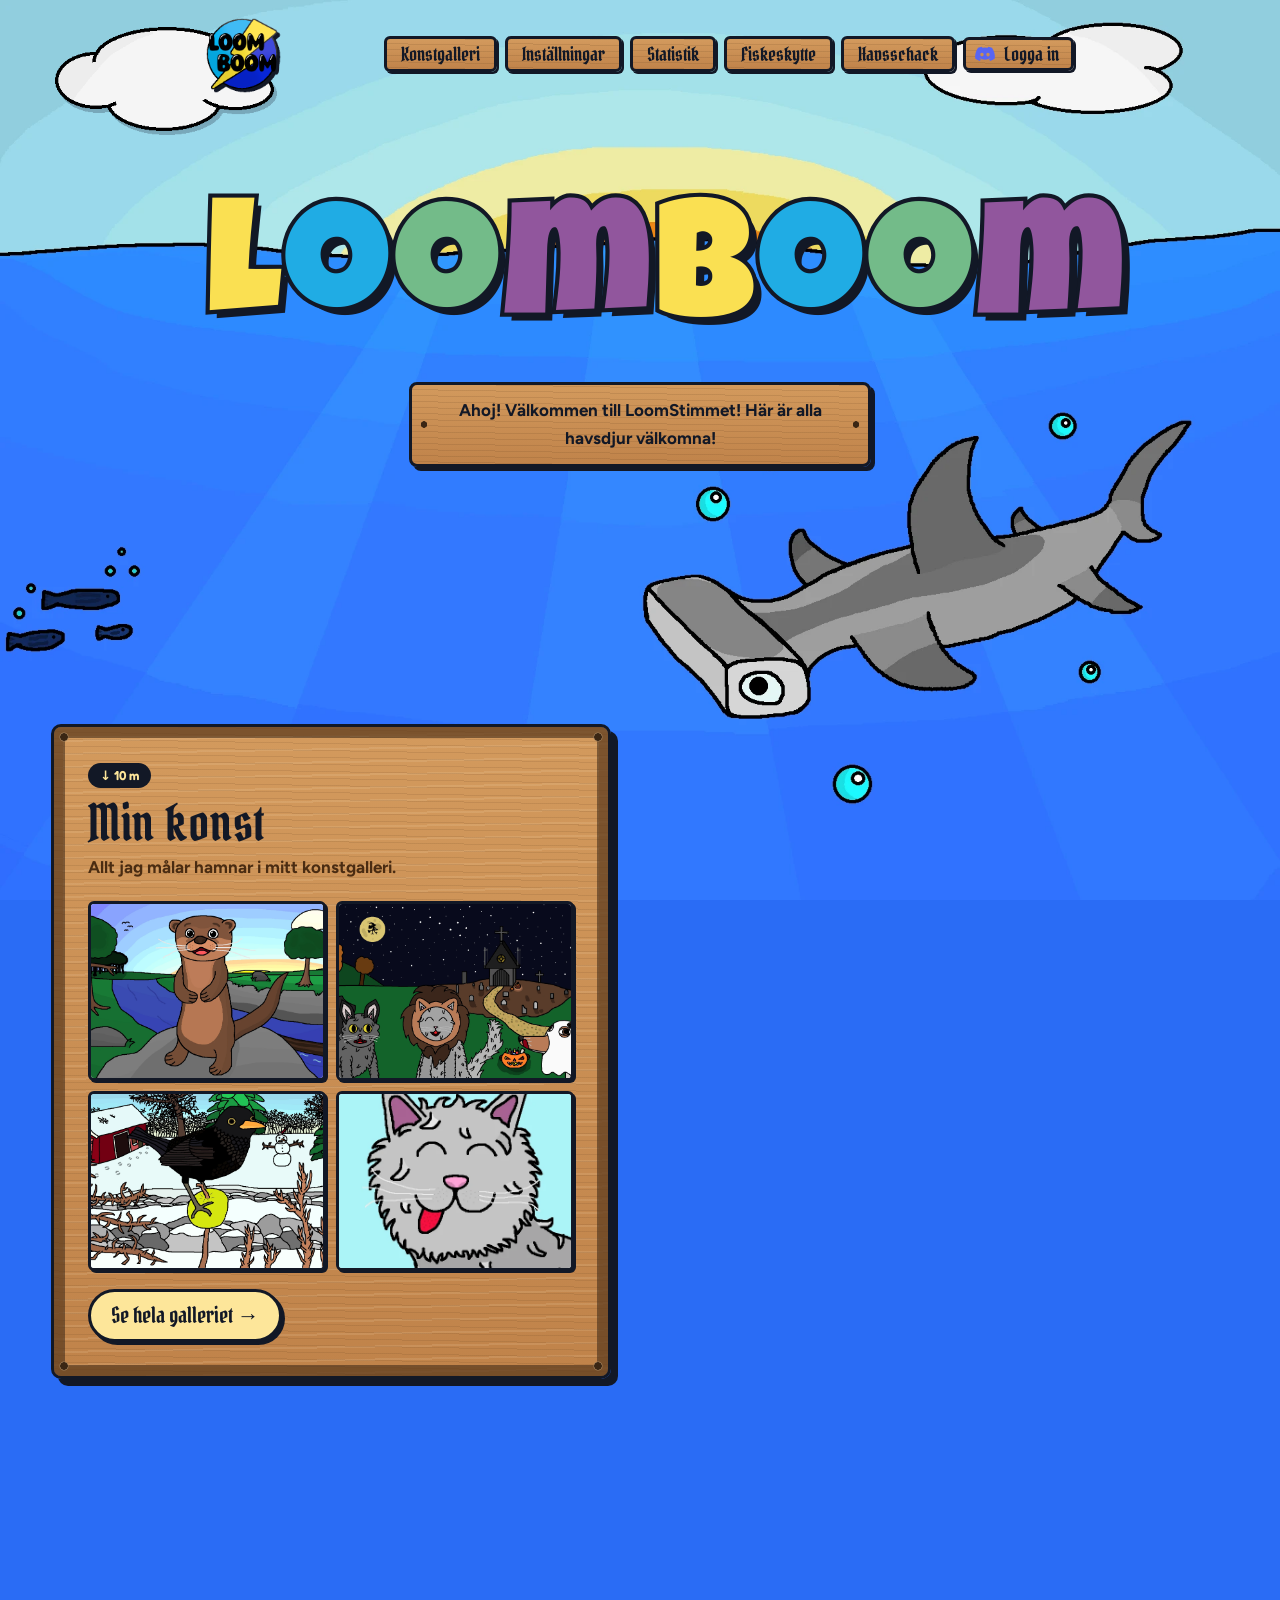
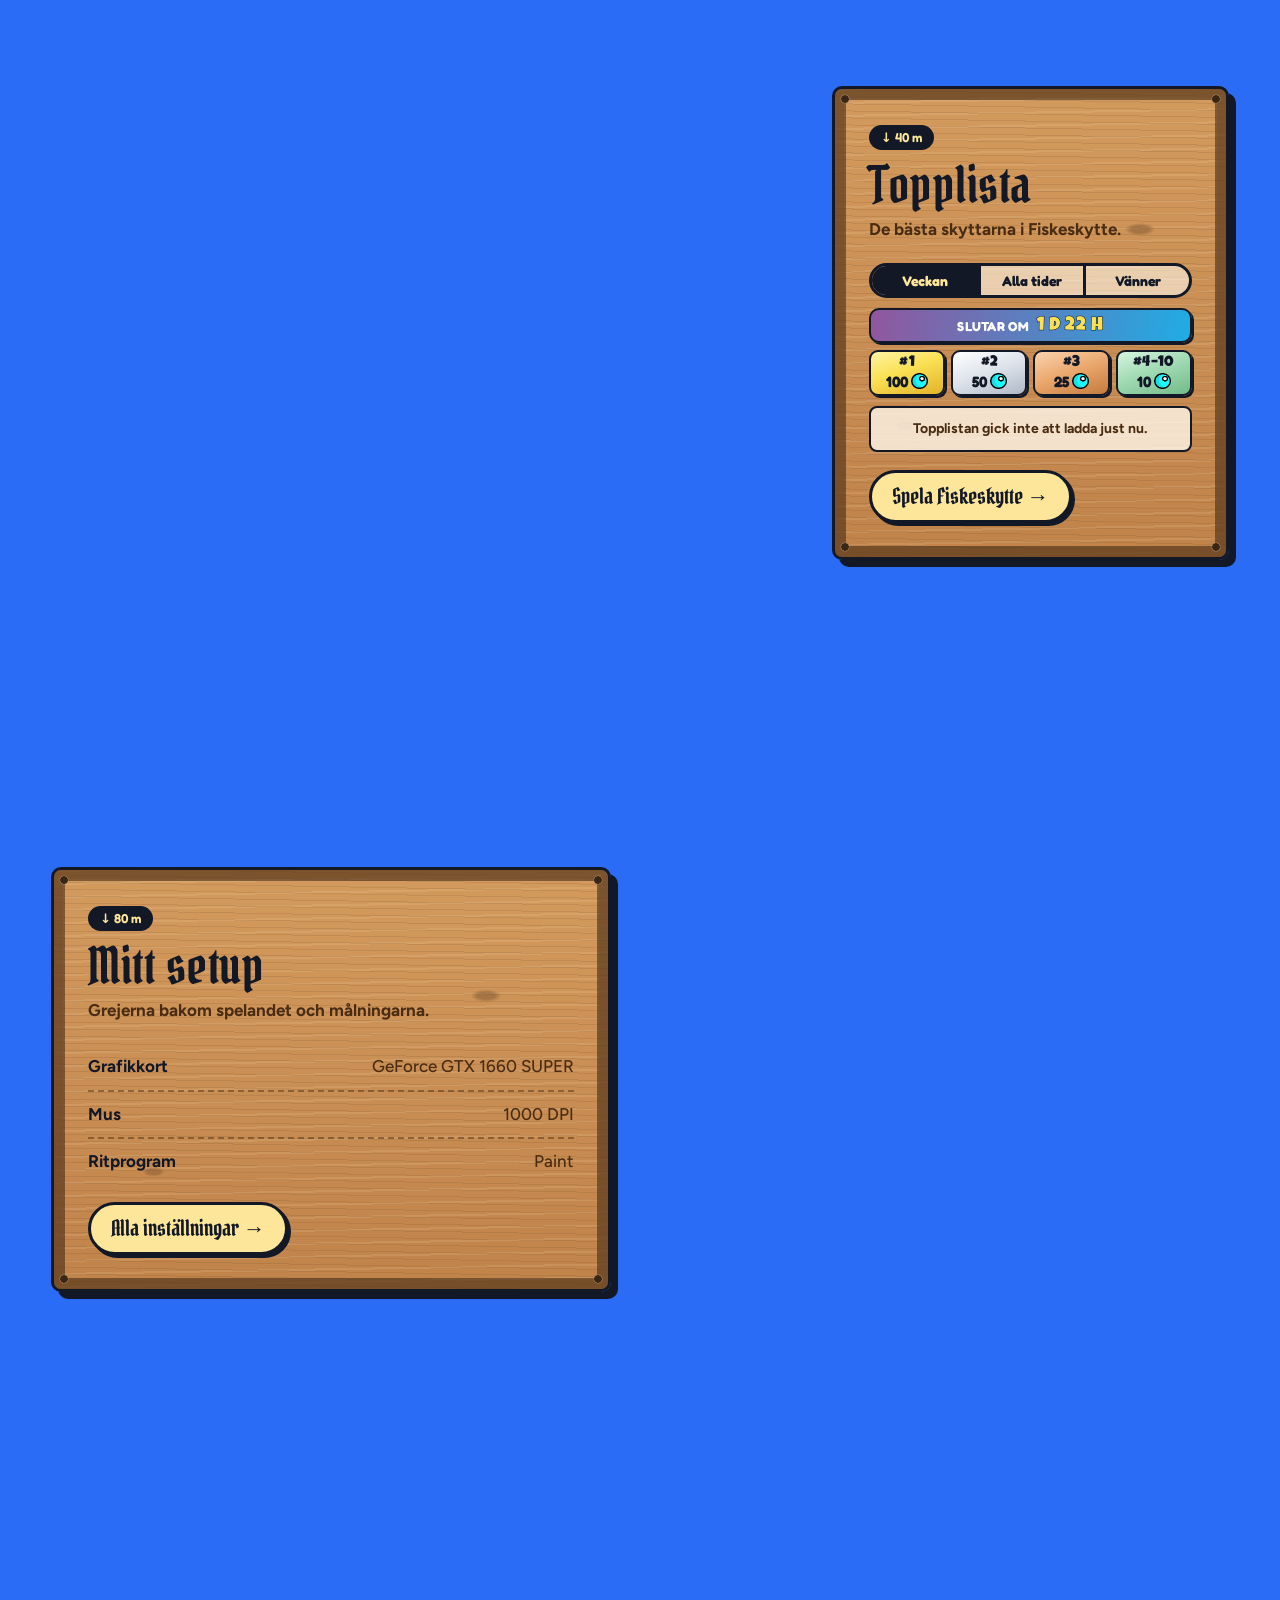
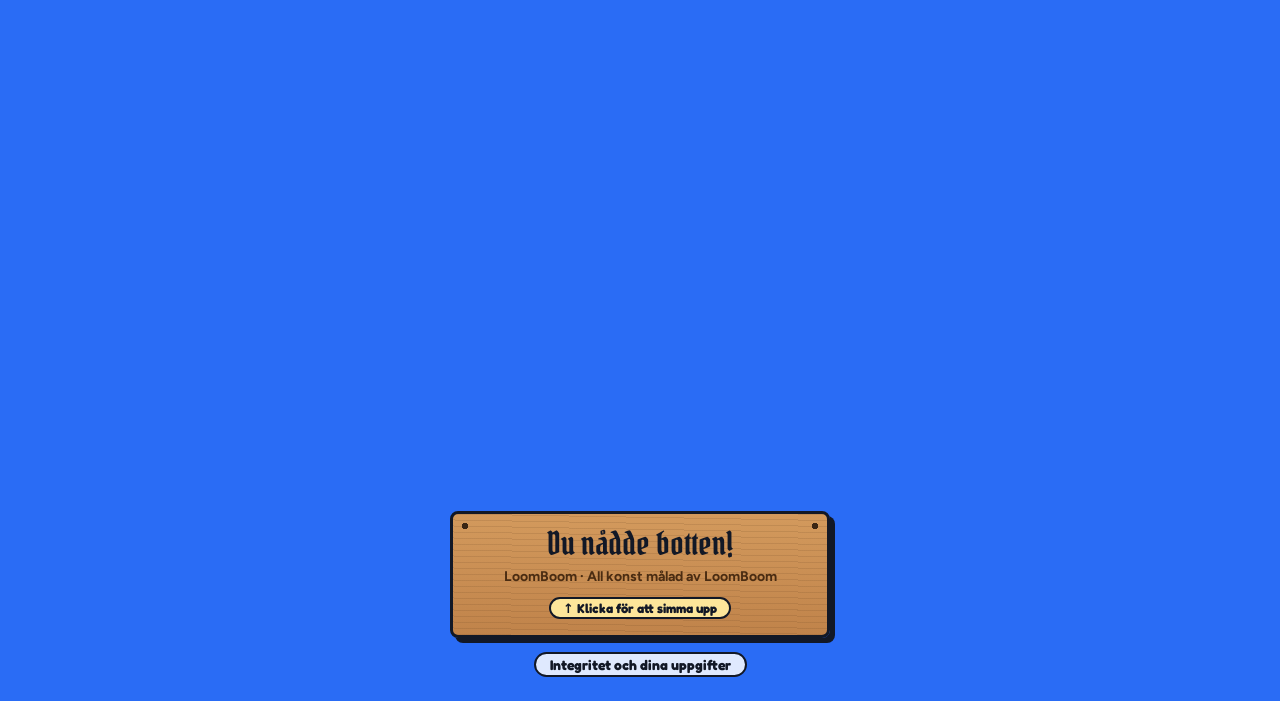
<file: index.html>
<!doctype html>
<html lang="sv">
<head>
<meta charset="utf-8">
<meta name="viewport" content="width=device-width, initial-scale=1, viewport-fit=cover">
<meta name="description" content="LoomBoom – gamer och konstnär. Spelar CS, Minecraft, Fortnite, Lethal Company och schack, och målar i Paint.">
<link rel="icon" href="bilder/logo.png">
<title>LoomBoom</title>
<link rel="stylesheet" href="fonts.css">
<style>
/* Layout: a dive. The user's tall ocean painting is a fixed layer that slides from surface to seabed as you scroll; outlined cartoon panels sit beside each creature. Social links are the painting's own cyan bubbles. */
:root{
  color-scheme: light;
  --water:#2a6cf5;
  --paper:#ffffff;
  --paper-2:#EEF7FB;
  --ink:#121826;
  --soft:#4a5568;
  --bubble:#22D3D6;
  --bubble-2:#8EF0F0;
  --pink:#F6B6F4;
  --jelly:#B79BF2;
  --jasmine:#FDE69A;
  --mint:#73BB89;
  --orange:#FFB347;
  --line:3px solid var(--ink);
  --wood:#D39A5D;
  --wood-2:#C0834A;
  --seam:#5B3A1C;
  --nail:#3A2614;
  --pirate:"Pirata One", "Fredoka", Georgia, serif;
  --title:"Luckiest Guy", "Fredoka", "Arial Black", sans-serif;
  --display:"Fredoka", "Trebuchet MS", system-ui, sans-serif;
  --body:"Figtree", system-ui, -apple-system, "Segoe UI", sans-serif;
}
*{box-sizing:border-box}
body{margin:0}
[hidden]{display:none!important}
img{max-width:100%}
body{background:var(--water);color:var(--ink);font-family:var(--body);font-size:17px;line-height:1.6;overflow-x:hidden}
a{color:inherit;text-decoration:none}
:focus-visible{outline:3px dashed var(--jasmine);outline-offset:4px;border-radius:12px}

/* OCEAN LAYER */
.ocean{position:fixed;inset:0;z-index:0;overflow:hidden;pointer-events:none}
.sky{position:relative;will-change:transform}
.ocean img{display:block;width:100%;height:auto;min-height:100vh;object-fit:cover}
/* Molnet som gömmer måsen (positionen räknad från havsbilden, 1920 x 5400) */
.cloud{all:unset;position:absolute;left:4.3229%;top:0.7593%;width:17.0833%;aspect-ratio:328/155;pointer-events:auto;cursor:pointer;
  transition:transform 1.4s cubic-bezier(.45,0,.2,1), opacity 1.4s ease;filter:drop-shadow(3px 4px 0 rgba(18,24,38,.25))}
.cloud img{width:100%;height:100%;min-height:0;display:block;animation:drift 6s ease-in-out infinite}
@keyframes drift{0%,100%{transform:translateX(0)}50%{transform:translateX(3%)}}
.cloud:hover img{transform:scale(1.04)}
.cloud:focus-visible{outline:3px dashed var(--jasmine);outline-offset:6px;border-radius:40%}
.cloud.away{transform:translateX(-130%) translateY(-25%);opacity:0}

.page{position:relative;z-index:1;pointer-events:none}
.page a,.page button,.page .panel,.page .hi,.page footer .gg,.page footer .integ{pointer-events:auto}
.wrap{max-width:900px;margin:0 auto;padding-left:max(16px, env(safe-area-inset-left, 0px));padding-right:max(16px, env(safe-area-inset-right, 0px))}

/* TOP (over the sky) */
.nav{display:flex;justify-content:space-between;align-items:center;gap:12px;flex-wrap:wrap;padding-block:18px}
.logo{display:block;width:72px;height:72px;filter:drop-shadow(3px 3px 0 var(--ink))}
.logo img{width:100%;height:100%;display:block}
.nav ul{display:flex;gap:8px;list-style:none;margin:0;padding:0;flex-wrap:wrap}
.nav ul a{display:block;background:repeating-linear-gradient(181deg, rgba(91,58,28,.14) 0 1px, transparent 1px 6px), linear-gradient(var(--wood), var(--wood-2));border:var(--line);border-radius:6px;padding:4px 14px;font-family:var(--pirate);font-size:19px;line-height:1.2;box-shadow:2px 2px 0 var(--ink)}
.nav ul a:hover{background:var(--jasmine)}

.hero{padding-block:clamp(32px,8vw,90px) clamp(110px,22vw,240px);text-align:center}
h1{font-family:var(--title);font-weight:400;font-size:clamp(46px,13vw,168px);line-height:1;margin:0;white-space:nowrap;letter-spacing:.02em}
h1 span{display:inline-block;color:var(--c);-webkit-text-stroke:.05em var(--ink);paint-order:stroke fill;text-shadow:.045em .05em 0 var(--ink);animation:bob 3.2s ease-in-out infinite;animation-delay:calc(var(--i) * -.4s)}
@keyframes bob{0%,100%{transform:translateY(0) rotate(-2deg)}50%{transform:translateY(-.06em) rotate(2deg)}}
.hi{display:inline-block;margin-top:18px;border:var(--line);border-radius:8px;padding:12px 22px;font-weight:600;max-width:42ch;box-shadow:4px 4px 0 var(--ink);
  background:radial-gradient(circle at 12px 50%, var(--nail) 0 3px, transparent 3.5px), radial-gradient(circle at calc(100% - 12px) 50%, var(--nail) 0 3px, transparent 3.5px), repeating-linear-gradient(181deg, rgba(91,58,28,.14) 0 1px, transparent 1px 6px), linear-gradient(var(--wood), var(--wood-2))}

/* SEA BUBBLES (socials) – float in the open water between the planks */
.gap{position:relative}
.bublayer{position:fixed;inset:0;z-index:2;overflow:hidden;pointer-events:none}
.sky2{position:relative;will-change:transform}
.sky2 .seabub{position:absolute;transform-origin:center;margin-left:calc(clamp(70px,7vw,104px) / -2);pointer-events:auto}
.bubrow{display:none;list-style:none;margin:22px auto 0;padding:0;justify-content:center;flex-wrap:wrap;gap:14px;max-width:520px}
.bubrow .seabub{position:relative;width:66px}
@media (max-width:1240px){.bublayer{display:none}.bubrow{display:flex}}
@media (max-width:520px){.bubrow{gap:8px}.bubrow .seabub{width:min(50px,14vw)}.bubrow .bub::after{border-width:1.5px}}
.seabub{width:clamp(70px,7vw,104px);aspect-ratio:1;max-width:100%;animation:float 4s ease-in-out infinite;animation-delay:calc(var(--i) * -.9s)}
@keyframes float{0%,100%{transform:translate(0,0)}33%{transform:translate(4px,-10px)}66%{transform:translate(-3px,-4px)}}
.bub{position:relative;display:grid;place-items:center;width:100%;height:100%;border-radius:50%;border:var(--line);
  background:radial-gradient(circle at 45% 58%, #ffffff 0%, var(--tint) 62%, color-mix(in srgb, var(--tint) 65%, var(--bubble)) 100%);
  box-shadow:3px 4px 0 var(--ink);transition:transform .2s cubic-bezier(.3,1.6,.5,1)}
.bub::after{content:"";position:absolute;top:13%;right:16%;width:20%;height:20%;border-radius:50%;background:#fff;border:2px solid var(--ink)}
.bub svg{width:42%;height:42%;fill:var(--ink)}
.bub:hover{transform:scale(1.15) rotate(-8deg)}
.bub:active{transform:scale(.9)}
.bub .tip{position:absolute;top:calc(100% + 8px);left:50%;transform:translateX(-50%) translateY(-4px);background:var(--ink);color:#fff;font:600 13px var(--display);
  padding:3px 10px;border-radius:999px;white-space:nowrap;opacity:0;pointer-events:none;transition:opacity .15s, transform .15s}
.bub:hover .tip,.bub:focus-visible .tip{opacity:1;transform:translateX(-50%)}
.t-twitch{--tint:#C7A6FF}
.t-tiktok{--tint:#FFA3CB}
.t-discord{--tint:#A3B1FF}
.t-x{--tint:#DCE4EC}
.t-esplay{--tint:#C9F2A0}
.t-youtube{--tint:#FF9C9C}
.bub .ico-img{width:46%;height:auto;display:block;filter:drop-shadow(1.5px 0 0 var(--ink)) drop-shadow(-1.5px 0 0 var(--ink)) drop-shadow(0 1.5px 0 var(--ink)) drop-shadow(0 -1.5px 0 var(--ink))}

/* PANELS */
.sea{padding-left:max(24px, 4vw, env(safe-area-inset-left, 0px));padding-right:max(24px, 4vw, env(safe-area-inset-right, 0px))}
.panel{position:relative;border:var(--line);border-radius:10px;box-shadow:inset 0 0 0 9px rgba(120,76,36,.45), inset 0 0 0 11px rgba(58,38,20,.55), 7px 7px 0 var(--ink);padding:clamp(24px,4vw,34px) clamp(22px,4vw,34px);
  background:
    radial-gradient(ellipse 22px 9px at 78% 30%, rgba(91,58,28,.35) 0 40%, transparent 70%),
    radial-gradient(ellipse 16px 7px at 18% 72%, rgba(91,58,28,.3) 0 40%, transparent 70%),
    repeating-linear-gradient(181deg, rgba(91,58,28,.13) 0 1px, transparent 1px 7px),
    repeating-linear-gradient(179deg, rgba(255,235,200,.12) 0 2px, transparent 2px 13px),
    linear-gradient(var(--wood), var(--wood-2))}
.panel::before{content:"";position:absolute;inset:4px;pointer-events:none;
  background:
    radial-gradient(circle, var(--nail) 0 3.5px, #9b7a55 4px, transparent 5px) 0 0/12px 12px no-repeat,
    radial-gradient(circle, var(--nail) 0 3.5px, #9b7a55 4px, transparent 5px) 100% 0/12px 12px no-repeat,
    radial-gradient(circle, var(--nail) 0 3.5px, #9b7a55 4px, transparent 5px) 0 100%/12px 12px no-repeat,
    radial-gradient(circle, var(--nail) 0 3.5px, #9b7a55 4px, transparent 5px) 100% 100%/12px 12px no-repeat}
.panel.left{width:min(46vw,560px);margin-right:auto}
.panel.right{width:min(31vw,440px);margin-left:auto}
.gap{height:clamp(140px,24vw,320px)}
@media (max-width:900px){.panel.left,.panel.right{width:auto;margin:0}}
.depth{display:inline-block;font-family:var(--display);font-weight:600;font-size:13px;background:var(--ink);color:var(--jasmine);border-radius:999px;padding:2px 12px;margin-bottom:10px;font-variant-numeric:tabular-nums}
h2{font-family:var(--pirate);font-weight:400;font-size:clamp(36px,5.5vw,50px);line-height:1;margin:0;color:var(--ink);letter-spacing:.01em}
.sub{color:#4a2c12;font-weight:600;margin:6px 0 20px;max-width:58ch}

/* ART PREVIEW */
.preview{display:grid;grid-template-columns:repeat(2,minmax(0,1fr));gap:10px}
.preview a{display:block;border:var(--line);border-radius:6px;overflow:hidden;background:var(--paper-2);box-shadow:2px 2px 0 var(--ink)}
.preview img{display:block;width:100%;aspect-ratio:4/3;object-fit:cover;transition:transform .25s}
.preview a:hover img{transform:scale(1.06)}
.btn{display:inline-flex;align-items:center;gap:8px;margin-top:18px;background:var(--jasmine);border:var(--line);border-radius:999px;padding:6px 20px;font-family:var(--pirate);font-size:22px;box-shadow:3px 3px 0 var(--ink);transition:transform .15s, box-shadow .15s}
.btn:hover{transform:translate(-2px,-2px);box-shadow:5px 5px 0 var(--ink)}

/* TOPPLISTA */
.flikar{display:grid;grid-template-columns:repeat(3,1fr);border:var(--line);border-radius:999px;overflow:hidden;background:rgba(255,248,235,.6)}
.flikar button{font:700 14px var(--display);color:var(--ink);background:transparent;border:0;padding:6px 8px;cursor:pointer;white-space:nowrap}
.flikar button+button{border-left:3px solid var(--ink)}
.flikar button[aria-selected="true"]{background:var(--ink);color:var(--jasmine)}
.flikar button:focus-visible{outline:3px dashed var(--jasmine);outline-offset:-6px}
/* Veckans priser */
.pris{margin:10px 0 0;display:grid;gap:7px}
.pris .tid{display:flex;align-items:center;justify-content:center;gap:8px;border:2.5px solid #121826;border-radius:10px;box-shadow:2px 2px 0 #121826;padding:5px 10px;
  background:linear-gradient(100deg,#91569D,#20ACE4);color:#fff;font:700 13px "Fredoka",system-ui,sans-serif;letter-spacing:.02em;text-transform:uppercase}
.pris .tid b{font:400 19px/1 "Luckiest Guy","Fredoka",sans-serif;letter-spacing:.03em;color:#FAE052;-webkit-text-stroke:1px #121826;paint-order:stroke fill;text-transform:none;padding-top:2px}
.pris ul{list-style:none;margin:0;padding:0;display:grid;grid-template-columns:repeat(4,minmax(0,1fr));gap:6px}
.pris ul li{display:grid;grid-template-columns:none;justify-items:center;align-items:center;gap:1px;border:2.5px solid #121826;border-radius:9px;box-shadow:2px 2px 0 #121826;padding:3px 2px 4px;min-width:0}
.pris ul li .p{font:400 15px/1.1 "Luckiest Guy","Fredoka",sans-serif;color:#121826;letter-spacing:.02em;white-space:nowrap}
.pris ul li .v{display:inline-flex;align-items:center;gap:3px;font:700 15px/1 "Fredoka",system-ui,sans-serif;color:#121826;font-variant-numeric:tabular-nums}
.pris ul li img{width:17px;height:17px;object-fit:contain;border:0;border-radius:0;background:none}
.pris .g1{background:linear-gradient(160deg,#FFF3A6 0%,#FAE052 45%,#E2B22C 100%)}
.pris .g2{background:linear-gradient(160deg,#FFFFFF 0%,#DCE2EA 50%,#AEB8C6 100%)}
.pris .g3{background:linear-gradient(160deg,#FBD3AE 0%,#E9A66B 50%,#C47A3E 100%)}
.pris .g4{background:linear-gradient(160deg,#D6F4E0 0%,#9DD8B0 50%,#73BB89 100%)}
.pris .alla{margin:0;text-align:center;border:2.5px solid #121826;border-radius:10px;box-shadow:2px 2px 0 #121826;padding:6px 10px;background:linear-gradient(100deg,#E8553F,#B5304A);color:#fff;font:700 13px "Fredoka",system-ui,sans-serif;letter-spacing:.03em;text-transform:uppercase;text-shadow:1px 1px 0 rgba(18,24,38,.45)}
.tl{list-style:none;margin:10px 0 0;padding:0;display:grid;gap:6px}
.tl li{display:grid;grid-template-columns:24px 30px minmax(0,1fr) auto auto;align-items:center;gap:10px;background:rgba(255,248,235,.8);border:2.5px solid var(--ink);border-radius:8px;padding:4px 10px 4px 8px}
.tl li.tom{display:block;text-align:center;font-weight:600;font-size:14px;color:#4a2c12;padding:10px}
.tl li:nth-child(1):not(.tom){background:var(--jasmine)}
.tl .nr{font:700 15px var(--display);text-align:center}
.tl img{width:30px;height:30px;border-radius:50%;border:2px solid var(--ink);background:#fff;object-fit:cover}
.tl .n{font-weight:700;white-space:nowrap;overflow:hidden;text-overflow:ellipsis}
.tl b{font:700 15px var(--display);font-variant-numeric:tabular-nums;text-align:right}
.tl .pr{font-size:12px;font-weight:600;color:#4a2c12;min-width:4ch;text-align:right;font-variant-numeric:tabular-nums}
.tl .pr.bubp{display:inline-flex;align-items:center;gap:3px;justify-content:flex-end;color:#0E2A4D;font-weight:700;font-size:13px}
.tl .pr.bubp img{width:16px;height:16px;border:0;border-radius:0;background:none}
.tl li.jag{outline:3px solid var(--blue, #20ACE4);outline-offset:-1px}
.tl li.klick{cursor:pointer}
.tl li.klick:hover{filter:brightness(1.05)}
.van-box{margin:0;text-align:center;border:2.5px solid #121826;border-radius:10px;box-shadow:2px 2px 0 #121826;padding:6px 10px;background:linear-gradient(100deg,#73BB89,#2F9E5B);color:#fff;font:700 13px "Fredoka",system-ui,sans-serif;letter-spacing:.03em;text-transform:uppercase;text-shadow:1px 1px 0 rgba(18,24,38,.45)}
.van-knapp{margin-top:8px;font:700 14px "Fredoka",system-ui,sans-serif;color:#fff;background:linear-gradient(135deg,#86CC9B,#2F9E5B);border:2.5px solid #121826;border-radius:999px;padding:4px 14px;cursor:pointer;box-shadow:2px 2px 0 #121826;text-shadow:1px 1px 0 rgba(18,24,38,.4)}
.van-knapp:hover{filter:brightness(1.08)}


/* PROFILE */
.rows{list-style:none;margin:0;padding:0}
.rows li{display:flex;justify-content:space-between;gap:12px;padding:9px 0;border-top:2px dashed rgba(91,58,28,.55)}
.rows li:first-child{border-top:0}
.rows .k{font-weight:700}
.rows .v{color:#4a2c12;font-weight:500;text-align:right}
.tag{background:var(--pink);border:2px solid var(--ink);border-radius:999px;padding:0 10px;font-weight:700;font-size:13px}

footer{padding-top:clamp(220px,40vw,520px);padding-bottom:max(24px, env(safe-area-inset-bottom, 0px));display:flex;flex-direction:column;align-items:center;gap:14px}
footer .integ{font:700 14px var(--display);color:var(--ink);background:rgba(255,255,255,.85);border:2px solid var(--ink);border-radius:999px;padding:2px 14px;text-decoration:none}
footer .integ:hover{background:var(--jasmine)}
footer .gg{position:relative;width:min(380px,100%);border:var(--line);border-radius:8px;padding:12px 20px 14px;box-shadow:5px 5px 0 var(--ink);text-align:center;
  background:radial-gradient(circle at 12px 12px, var(--nail) 0 3px, transparent 3.5px), radial-gradient(circle at calc(100% - 12px) 12px, var(--nail) 0 3px, transparent 3.5px), repeating-linear-gradient(181deg, rgba(91,58,28,.14) 0 1px, transparent 1px 6px), linear-gradient(var(--wood), var(--wood-2))}
footer .gg b{font-family:var(--pirate);font-weight:400;font-size:32px;color:var(--ink);display:block;line-height:1.1}
footer .gg span{font-size:14px;color:#4a2c12;font-weight:600}
footer .gg{display:block;cursor:pointer;transition:transform .15s, box-shadow .15s}
footer .gg:hover{transform:translate(-2px,-3px);box-shadow:7px 8px 0 var(--ink)}
footer .gg:focus-visible{outline:3px dashed var(--jasmine);outline-offset:4px}
footer .gg .upp{display:inline-block;margin-top:8px;font:700 13px var(--display);font-style:normal;color:var(--ink);background:var(--jasmine);border:2px solid var(--ink);border-radius:999px;padding:1px 12px}

@media (prefers-reduced-motion:reduce){h1 span,.seabub,.cloud img{animation:none}.cloud{transition:opacity .3s}.bub,.btn,.preview img{transition:none}}
</style>

<div class="ocean"><div class="sky" id="sky"><img id="ocean" src="bilder/ocean.webp" alt="" aria-hidden="true">
  <button type="button" class="cloud" id="cloud" aria-label="Flytta på molnet"><img src="bilder/moln.png" alt=""></button>
</div></div>
<div class="bublayer" id="bublayer" aria-label="Mina konton"><div class="sky2" id="sky2"><div class="seabub" style="left:54%;top:25.926%;--i:0"><a class="bub t-twitch" href="https://www.twitch.tv/looombooom" target="_blank" rel="noopener" aria-label="Twitch"><svg viewBox="0 0 24 24" aria-hidden="true"><path d="M4.3 3 3 6.4v13.1h4.5V22H10l2.5-2.5h3.7l4.8-4.8V3H4.3Zm15.9 10.8-2.9 2.9h-4.6l-2.5 2.5v-2.5H6.4V4.7h13.8v9.1ZM17.4 7.8v4.8h-1.7V7.8h1.7Zm-4.6 0v4.8h-1.7V7.8h1.7Z"/></svg><span class="tip" aria-hidden="true">Twitch</span></a></div><div class="seabub" style="left:57%;top:31.111%;--i:1"><a class="bub t-tiktok" href="https://www.tiktok.com/@loomboom10" target="_blank" rel="noopener" aria-label="TikTok"><svg viewBox="0 0 24 24" aria-hidden="true"><path d="M16.6 2h-3.4v13.4a2.9 2.9 0 1 1-2-2.8V9.1a6.3 6.3 0 1 0 5.4 6.3V8.6a8 8 0 0 0 4.6 1.5V6.7a4.7 4.7 0 0 1-4.6-4.7Z"/></svg><span class="tip" aria-hidden="true">TikTok</span></a></div><div class="seabub" style="left:53%;top:58.333%;--i:2"><a class="bub t-discord" href="https://discord.gg/jajX36mE5Q" target="_blank" rel="noopener" aria-label="Discord"><svg viewBox="0 0 24 24" aria-hidden="true"><path d="M19.6 5.3A17 17 0 0 0 15.4 4l-.5 1.1a15.6 15.6 0 0 0-5.8 0L8.6 4a17 17 0 0 0-4.2 1.3C1.7 9.3 1 13.2 1.3 17a17 17 0 0 0 5.2 2.6l1.1-1.8a11 11 0 0 1-1.7-.8l.4-.3a12.2 12.2 0 0 0 11.4 0l.4.3-1.7.8 1.1 1.8a17 17 0 0 0 5.2-2.6c.4-4.4-.7-8.3-3.1-11.7ZM8.7 14.7c-1 0-1.9-1-1.9-2.1s.8-2.1 1.9-2.1 1.9 1 1.9 2.1-.8 2.1-1.9 2.1Zm6.6 0c-1 0-1.9-1-1.9-2.1s.8-2.1 1.9-2.1 1.9 1 1.9 2.1-.8 2.1-1.9 2.1Z"/></svg><span class="tip" aria-hidden="true">Discord</span></a></div><div class="seabub" style="left:57%;top:63.333%;--i:3"><a class="bub t-x" href="https://x.com/LooomBooom" target="_blank" rel="noopener" aria-label="X"><svg viewBox="0 0 24 24" aria-hidden="true"><path d="M17.8 3h3.1l-6.8 7.7L22 21h-6.2l-4.9-6.4L5.3 21H2.2l7.2-8.3L1.8 3h6.4l4.4 5.9L17.8 3Zm-1.1 16.2h1.7L7.3 4.7H5.5l11.2 14.5Z"/></svg><span class="tip" aria-hidden="true">X</span></a></div><div class="seabub" style="left:54%;top:70.000%;--i:4"><a class="bub t-youtube" href="https://www.youtube.com/@LooomBooom" target="_blank" rel="noopener" aria-label="YouTube"><svg viewBox="0 0 24 24" aria-hidden="true"><path d="M23 7.2a3 3 0 0 0-2.1-2.1C19 4.6 12 4.6 12 4.6s-7 0-8.9.5A3 3 0 0 0 1 7.2 31 31 0 0 0 .5 12a31 31 0 0 0 .5 4.8 3 3 0 0 0 2.1 2.1c1.9.5 8.9.5 8.9.5s7 0 8.9-.5a3 3 0 0 0 2.1-2.1 31 31 0 0 0 .5-4.8 31 31 0 0 0-.5-4.8ZM9.7 15V9l5.8 3-5.8 3Z"/></svg><span class="tip" aria-hidden="true">YouTube</span></a></div><div class="seabub" style="left:57%;top:76.481%;--i:5"><a class="bub t-esplay" href="https://esplay.com/loomboom/?r=1314559669" target="_blank" rel="noopener" aria-label="Esplay"><img class="ico-img" src="bilder/esplay.png" alt=""><span class="tip" aria-hidden="true">Esplay</span></a></div></div></div>

<div class="page">
  <div class="wrap">
    <nav class="nav">
      <a class="logo" href="#"><img src="bilder/logo.png" alt="LoomBoom logga"></a>
      <ul>
        <li><a href="konst.html">Konstgalleri</a></li>
        <li><a href="installningar.html">Inställningar</a></li>
        <li><a href="statistik.html">Statistik</a></li>
        <li><a href="fiskeskytte.html">Fiskeskytte</a></li>
        <li><a href="schack.html">Havsschack</a></li>
      </ul>
    </nav>

    <header class="hero">
      <h1 aria-label="LoomBoom"><span aria-hidden="true" style="--c:#FAE052;--i:0">L</span><span aria-hidden="true" style="--c:#20ACE4;--i:1">o</span><span aria-hidden="true" style="--c:#73BB89;--i:2">o</span><span aria-hidden="true" style="--c:#91569D;--i:3">m</span><span aria-hidden="true" style="--c:#FAE052;--i:4">B</span><span aria-hidden="true" style="--c:#20ACE4;--i:5">o</span><span aria-hidden="true" style="--c:#73BB89;--i:6">o</span><span aria-hidden="true" style="--c:#91569D;--i:7">m</span></h1>
      <p class="hi">Ahoj! Välkommen till LoomStimmet! Här är alla havsdjur välkomna!</p>
      <ul class="bubrow" aria-label="Mina konton"><li class="seabub" style="--i:0"><a class="bub t-twitch" href="https://www.twitch.tv/looombooom" target="_blank" rel="noopener" aria-label="Twitch"><svg viewBox="0 0 24 24" aria-hidden="true"><path d="M4.3 3 3 6.4v13.1h4.5V22H10l2.5-2.5h3.7l4.8-4.8V3H4.3Zm15.9 10.8-2.9 2.9h-4.6l-2.5 2.5v-2.5H6.4V4.7h13.8v9.1ZM17.4 7.8v4.8h-1.7V7.8h1.7Zm-4.6 0v4.8h-1.7V7.8h1.7Z"/></svg><span class="tip" aria-hidden="true">Twitch</span></a></li><li class="seabub" style="--i:1"><a class="bub t-tiktok" href="https://www.tiktok.com/@loomboom10" target="_blank" rel="noopener" aria-label="TikTok"><svg viewBox="0 0 24 24" aria-hidden="true"><path d="M16.6 2h-3.4v13.4a2.9 2.9 0 1 1-2-2.8V9.1a6.3 6.3 0 1 0 5.4 6.3V8.6a8 8 0 0 0 4.6 1.5V6.7a4.7 4.7 0 0 1-4.6-4.7Z"/></svg><span class="tip" aria-hidden="true">TikTok</span></a></li><li class="seabub" style="--i:2"><a class="bub t-discord" href="https://discord.gg/jajX36mE5Q" target="_blank" rel="noopener" aria-label="Discord"><svg viewBox="0 0 24 24" aria-hidden="true"><path d="M19.6 5.3A17 17 0 0 0 15.4 4l-.5 1.1a15.6 15.6 0 0 0-5.8 0L8.6 4a17 17 0 0 0-4.2 1.3C1.7 9.3 1 13.2 1.3 17a17 17 0 0 0 5.2 2.6l1.1-1.8a11 11 0 0 1-1.7-.8l.4-.3a12.2 12.2 0 0 0 11.4 0l.4.3-1.7.8 1.1 1.8a17 17 0 0 0 5.2-2.6c.4-4.4-.7-8.3-3.1-11.7ZM8.7 14.7c-1 0-1.9-1-1.9-2.1s.8-2.1 1.9-2.1 1.9 1 1.9 2.1-.8 2.1-1.9 2.1Zm6.6 0c-1 0-1.9-1-1.9-2.1s.8-2.1 1.9-2.1 1.9 1 1.9 2.1-.8 2.1-1.9 2.1Z"/></svg><span class="tip" aria-hidden="true">Discord</span></a></li><li class="seabub" style="--i:3"><a class="bub t-x" href="https://x.com/LooomBooom" target="_blank" rel="noopener" aria-label="X"><svg viewBox="0 0 24 24" aria-hidden="true"><path d="M17.8 3h3.1l-6.8 7.7L22 21h-6.2l-4.9-6.4L5.3 21H2.2l7.2-8.3L1.8 3h6.4l4.4 5.9L17.8 3Zm-1.1 16.2h1.7L7.3 4.7H5.5l11.2 14.5Z"/></svg><span class="tip" aria-hidden="true">X</span></a></li><li class="seabub" style="--i:4"><a class="bub t-youtube" href="https://www.youtube.com/@LooomBooom" target="_blank" rel="noopener" aria-label="YouTube"><svg viewBox="0 0 24 24" aria-hidden="true"><path d="M23 7.2a3 3 0 0 0-2.1-2.1C19 4.6 12 4.6 12 4.6s-7 0-8.9.5A3 3 0 0 0 1 7.2 31 31 0 0 0 .5 12a31 31 0 0 0 .5 4.8 3 3 0 0 0 2.1 2.1c1.9.5 8.9.5 8.9.5s7 0 8.9-.5a3 3 0 0 0 2.1-2.1 31 31 0 0 0 .5-4.8 31 31 0 0 0-.5-4.8ZM9.7 15V9l5.8 3-5.8 3Z"/></svg><span class="tip" aria-hidden="true">YouTube</span></a></li><li class="seabub" style="--i:5"><a class="bub t-esplay" href="https://esplay.com/loomboom/?r=1314559669" target="_blank" rel="noopener" aria-label="Esplay"><img class="ico-img" src="bilder/esplay.png" alt=""><span class="tip" aria-hidden="true">Esplay</span></a></li></ul>
    </header>
  </div>

  <main class="sea">
    <section id="konst" class="panel left" data-creature="0.16">
      <span class="depth">↓ 10 m</span>
      <h2>Min konst</h2>
      <p class="sub">Allt jag målar hamnar i mitt konstgalleri.</p>
      <div class="preview">
        <a href="konst.html#utter"><img src="bilder/utter.webp" alt="Uttern vid ån" loading="lazy"></a>
        <a href="konst.html#halloween"><img src="bilder/halloween.webp" alt="Halloween-natt" loading="lazy"></a>
        <a href="konst.html#koltrast"><img src="bilder/koltrast.webp" alt="Koltrast i snön" loading="lazy"></a>
        <a href="konst.html#katt"><img src="bilder/katt.webp" alt="Glad katt" loading="lazy"></a>
      </div>
      <a class="btn" href="konst.html">Se hela galleriet →</a>
    </section>

    <div class="gap"></div>

    <section id="topplista" class="panel right" data-creature="0.45">
      <span class="depth">↓ 40 m</span>
      <h2>Topplista</h2>
      <p class="sub">De bästa skyttarna i Fiskeskytte.</p>
      <div class="flikar" role="tablist" aria-label="Välj topplista">
        <button type="button" role="tab" id="tl-vecka" aria-selected="true">Veckan</button>
        <button type="button" role="tab" id="tl-alla" aria-selected="false">Alla tider</button>
        <button type="button" role="tab" id="tl-vanner" aria-selected="false">Vänner</button>
      </div>
      <div class="pris" id="tl-reset"></div>
      <ol class="tl" id="tl-lista"><li class="tom">Laddar…</li></ol>
      <a class="btn" href="fiskeskytte.html">Spela Fiskeskytte →</a>
    </section>

    <div class="gap"></div>

    <section id="setup" class="panel left" data-creature="0.66">
      <span class="depth">↓ 80 m</span>
      <h2>Mitt setup</h2>
      <p class="sub">Grejerna bakom spelandet och målningarna.</p>
      <ul class="rows">
        <li><span class="k">Grafikkort</span><span class="v">GeForce GTX 1660 SUPER</span></li>
        <li><span class="k">Mus</span><span class="v">1000 DPI</span></li>
        <li><span class="k">Ritprogram</span><span class="v">Paint</span></li>
      </ul>
      <a class="btn" href="installningar.html">Alla inställningar →</a>
    </section>

    <div class="gap"></div>

    <footer>
      <a class="gg" href="#" id="till-toppen" aria-label="Du nådde botten! Simma tillbaka till toppen">
        <b>Du nådde botten!</b>
        <span>LoomBoom · All konst målad av LoomBoom</span>
        <i class="upp">↑ Klicka för att simma upp</i>
      </a>
      <a class="integ" href="integritet.html">Integritet och dina uppgifter</a>
    </footer>
  </main>
</div>

<script>
/* Botten-skylten tar en tillbaka till toppen */
document.getElementById("till-toppen").addEventListener("click", function(e){
  e.preventDefault();
  var lugn = window.matchMedia && matchMedia("(prefers-reduced-motion: reduce)").matches;
  window.scrollTo({ top: 0, behavior: lugn ? "auto" : "smooth" });
});
/* Topplistan från Fiskeskytte */
(function(){
  var URL_ = "https://cipqlojdcdcqahyqqttj.supabase.co/functions/v1/topplista";
  var data = { vecka: [], lista: [] }, flik = "vecka", laddat = false;
  try{ var sf = localStorage.getItem("fisk-flik"); if (sf === "alla" || sf === "vanner") flik = sf; }catch(e){}
  var fF = document.getElementById("tl-vanner");
  var fV = document.getElementById("tl-vecka"), fA = document.getElementById("tl-alla"), elL = document.getElementById("tl-lista"), elR = document.getElementById("tl-reset");
  function esc(t){ return String(t == null ? "" : t).replace(/[&<>"]/g, function(c){ return {"&":"&amp;","<":"&lt;",">":"&gt;",'"':"&quot;"}[c]; }); }
  function prisHTML(){
    var P = [["#1",100,"g1"],["#2",50,"g2"],["#3",25,"g3"],["#4–10",10,"g4"]];
    return '<div class="tid" title="Veckan slutar måndag 00:00">Slutar om <b>' + kvar() + '</b></div>' +
      '<ul aria-label="Veckans priser i bubblor">' + P.map(function(p){
        return '<li class="' + p[2] + '"><span class="p">' + p[0] + '</span><span class="v">' + p[1] + '<img src="bilder/bubbla.png" alt="bubblor"></span></li>';
      }).join("") + '</ul>';
  }
  function kvar(){
    var n = new Date(), m = new Date(n); m.setHours(0,0,0,0);
    m.setDate(m.getDate() + ((8 - m.getDay()) % 7 || 7));
    var h = Math.floor((m - n) / 3600000), d = Math.floor(h / 24);
    return d >= 1 ? d + " d " + (h % 24) + " h" : h >= 1 ? h + " h" : "under en timme";
  }
  function rita(){
    fV.setAttribute("aria-selected", flik === "vecka"); fA.setAttribute("aria-selected", flik === "alla"); fF.setAttribute("aria-selected", flik === "vanner");
    elR.innerHTML = flik === "vecka" ? prisHTML() : flik === "alla" ? '<p class="alla">🏆 Alla tiders bästa resultat</p>' : '<p class="van-box">👥 Du och dina vänner</p>';
    if (flik === "vanner"){ var u = window.loomboomKonto && window.loomboomKonto.anvandare(); elL.innerHTML = vanHTML(u, 5, "tom"); return; }
    if (!laddat) return;
    var rader = (flik === "vecka" ? data.vecka : data.lista).slice(0, 5);
    if (!rader.length){ elL.innerHTML = '<li class="tom">' + (flik === "vecka" ? "Ingen har spelat den här veckan än. Bli först!" : "Ingen har kommit med än. Bli först!") + '</li>'; return; }
    elL.innerHTML = rader.map(function(r, i){
      var u = window.loomboomKonto && window.loomboomKonto.anvandare();
      return '<li class="klick' + (u && u.id === r.id ? ' jag' : '') + '"' + spelarAttr(r) + '><span class="nr">' + (i+1) + '</span><img src="' + esc(r.avatar) + '" alt="" referrerpolicy="no-referrer" loading="lazy"><span class="n">' + esc(r.namn) + '</span><b>' + r.poang + '</b><span class="pr" title="Träffsäkerhet">' + (r.skott ? Math.round(r.traffar / r.skott * 100) + '%' : '–') + '</span></li>';
    }).join("");
  }
  function valj(f){ flik = f; try{ localStorage.setItem("fisk-flik", f); }catch(e){} rita(); }
  fV.addEventListener("click", function(){ valj("vecka"); });
  fA.addEventListener("click", function(){ valj("alla"); });
  fF.addEventListener("click", function(){ valj("vanner"); });
  // ---------- Vänner-fliken ----------
  function vanHTML(u, max, tomKlass){
    var V = window.loomboomVanner, d = V && V.data();
    var tom = function(t){ return '<li class="' + tomKlass + '" style="display:block">' + t + '</li>'; };
    if (!u) return tom('Logga in för att se dina vänners topplista.<br><button type="button" class="van-knapp" data-van="logga">Logga in</button>');
    if (!d) return tom('Laddar dina vänner…');
    var r = d.vanner.slice().sort(function(a, b){ return (b.basta || 0) - (a.basta || 0) || a.namn.localeCompare(b.namn, "sv"); });
    if (r.length < 2) return tom('Du har inga vänner här än.<br><button type="button" class="van-knapp" data-van="oppna">Lägg till vänner</button>');
    return r.slice(0, max).map(function(v, i){
      return '<li class="klick' + (v.jag ? ' jag' : '') + '"' + spelarAttr(v) + '><span class="nr">' + (i+1) + '</span><img src="' + esc(v.avatar) + '" alt="" referrerpolicy="no-referrer" loading="lazy"><span class="n">' + esc(v.namn) + '</span><b>' + (v.basta != null ? v.basta : '–') + '</b><span class="pr bubp" title="Bubblor"><img src="bilder/bubbla.png" alt="bubblor">' + v.saldo + '</span></li>';
    }).join("");
  }
  function spelarAttr(r){ return ' tabindex="0" data-spelare="' + esc(r.id) + '" data-namn="' + esc(r.namn) + '" data-avatar="' + esc(r.avatar) + '" aria-label="' + esc(r.namn) + ', visa spelare"'; }
  function vanKoppla(){ if (window.loomboomVanner) window.loomboomVanner.vidAndring(function(){ if (flik === "vanner") rita(); }); }
  window.addEventListener("loomboom-vanner-redo", vanKoppla); vanKoppla();
  document.addEventListener("click", function(e){
    var b = e.target.closest && e.target.closest("[data-van]"); if (!b) return;
    if (b.getAttribute("data-van") === "logga"){ if (window.loomboomKonto) window.loomboomKonto.loggaIn(); }
    else if (window.loomboomVanner) window.loomboomVanner.oppna();
  });
  window.addEventListener("loomboom-konto", function(){ rita(); });
  rita();
  fetch(URL_).then(function(r){ return r.json(); })
    .then(function(d){ data.vecka = d.vecka || []; data.lista = d.lista || []; laddat = true; rita(); })
    .catch(function(){ elL.innerHTML = '<li class="tom">Topplistan gick inte att ladda just nu.</li>'; });
})();
</script>
<script>
(function(){
  var img = document.getElementById('ocean'), sky = document.getElementById('sky'), sky2 = document.getElementById('sky2'), oceanEl = sky.parentNode;
  var ticking = false;
  var panels = Array.prototype.slice.call(document.querySelectorAll('[data-creature]'));
  function update(){
    ticking = false;
    var vh = oceanEl.offsetHeight;
    var max = Math.max(0, document.documentElement.scrollHeight - window.innerHeight);
    var H = img.offsetHeight;
    var range = Math.max(0, H - vh);
    // anchors: [scroll position, image offset] so each panel's centre meets its creature
    var pts = [[0, 0]];
    panels.forEach(function(el){
      var r = el.getBoundingClientRect();
      var sy = Math.min(max, Math.max(0, r.top + window.scrollY + r.height / 2 - vh / 2));
      var off = Math.min(range, Math.max(0, parseFloat(el.dataset.creature) * H - vh / 2));
      var last = pts[pts.length - 1];
      if (sy > last[0] && off >= last[1]) pts.push([sy, off]);
    });
    var last = pts[pts.length - 1];
    if (max > last[0]) pts.push([max, range]);
    var y = window.scrollY, off = range;
    for (var i = 1; i < pts.length; i++) {
      if (y <= pts[i][0]) {
        var a = pts[i - 1], b = pts[i];
        off = a[1] + (b[1] - a[1]) * ((y - a[0]) / (b[0] - a[0]));
        break;
      }
    }
    if (pts.length < 2) off = 0;
    sky.style.transform = 'translate3d(0,' + (-off).toFixed(1) + 'px,0)';
    sky2.style.height = sky.offsetHeight + 'px'; sky2.style.transform = sky.style.transform;
  }
  function req(){ if(!ticking){ ticking = true; requestAnimationFrame(update); } }
  window.addEventListener('scroll', req, {passive:true});
  window.addEventListener('resize', req);
  img.addEventListener('load', update);
  if (document.fonts && document.fonts.ready) document.fonts.ready.then(update);
  update();
})();
  // Molnet glider undan när man klickar, och kommer tillbaka efter en stund
  var cloud = document.getElementById('cloud'), back = null;
  cloud.addEventListener('click', function(){
    var away = !cloud.classList.contains('away');
    cloud.classList.toggle('away', away);
    cloud.setAttribute('aria-label', away ? 'Hämta tillbaka molnet' : 'Flytta på molnet');
    clearTimeout(back);
    if (away) back = setTimeout(function(){ cloud.classList.remove('away'); cloud.setAttribute('aria-label','Flytta på molnet'); }, 6000);
  });
</script>
<script src="konto.js"></script>

</body>
</html>
</file>
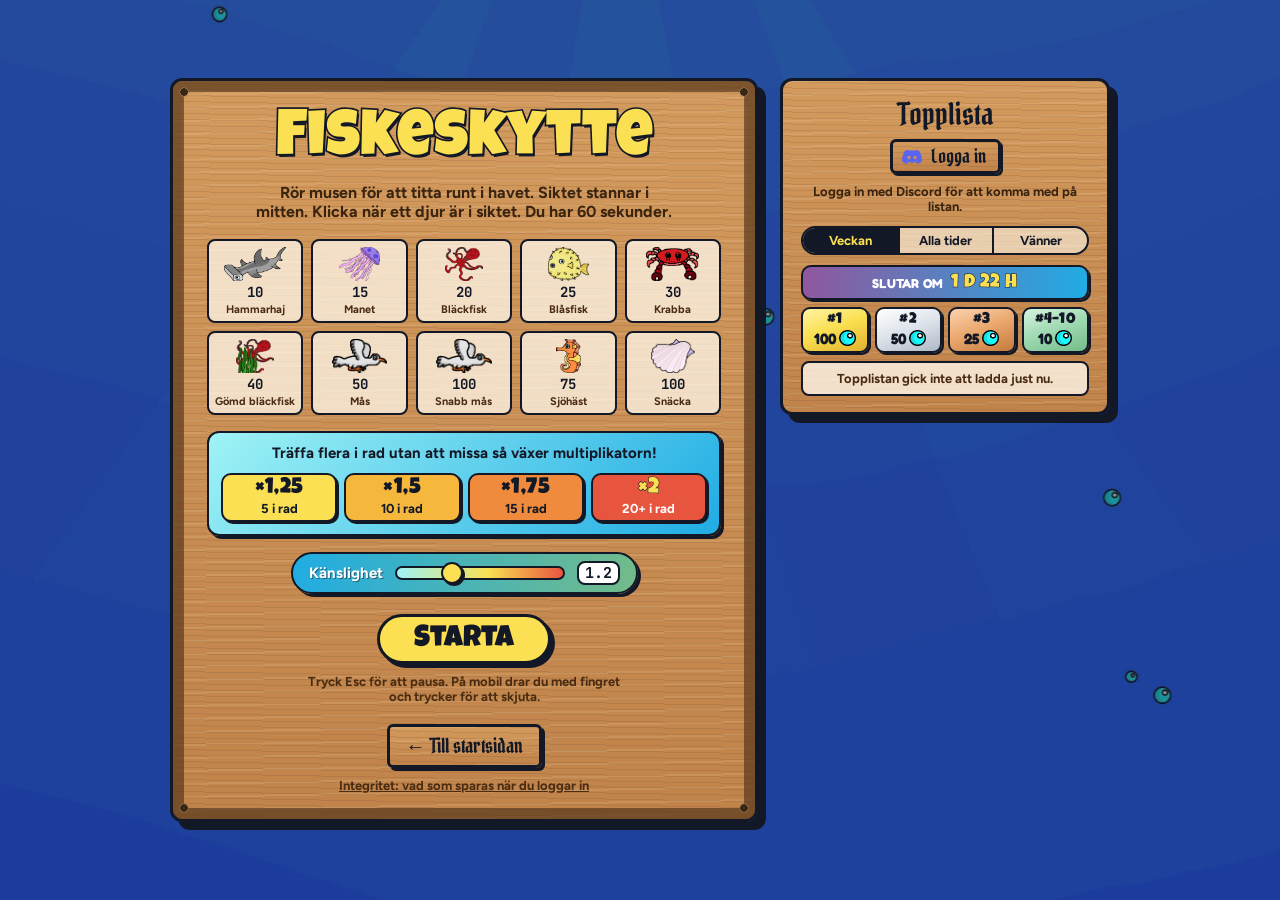
<file: fiskeskytte.html>
<!doctype html>
<html lang="sv">
<head>
<meta charset="utf-8">
<meta name="viewport" content="width=device-width, initial-scale=1, viewport-fit=cover">
<title>LoomBoom Fiskeskytte</title>
<meta name="description" content="Sikta och träffa LoomBooms målade havsdjur. 60 sekunder, så många poäng du kan.">
<link rel="icon" href="bilder/logo.png">
<link rel="stylesheet" href="fonts.css">
<style>
/* Layout: a full-screen dive. The painted sea is a world bigger than the screen; the crosshair stays centred and the world pans under it (CS-style). HUD and menus are the site's nailed wood planks. */
:root{
  color-scheme: light;
  --water:#2a6cf5;
  --paper:#ffffff;
  --ink:#121826;
  --brown:#4a2c12;
  --wood:#D39A5D;
  --wood-2:#C0834A;
  --nail:#3A2614;
  --yellow:#FAE052;
  --bubble:#22D3D6;
  --mint:#73BB89;
  --line:3px solid var(--ink);
  --pirate:"Pirata One", "Fredoka", Georgia, serif;
  --title:"Luckiest Guy", "Fredoka", "Arial Black", sans-serif;
  --display:"Fredoka", "Trebuchet MS", system-ui, sans-serif;
  --body:"Figtree", system-ui, -apple-system, "Segoe UI", sans-serif;
  --mono:"JetBrains Mono", ui-monospace, Consolas, monospace;
}
*{box-sizing:border-box}
html,body{height:100%;margin:0;overflow:hidden;background:var(--water);color:var(--ink);font-family:var(--body);overscroll-behavior:none}
a{color:inherit;text-decoration:none}
[hidden]{display:none!important}
:focus-visible{outline:3px dashed var(--yellow);outline-offset:3px}
canvas{position:fixed;inset:0;width:100%;height:100%;display:block;touch-action:none;cursor:crosshair}

.wood{background:repeating-linear-gradient(181deg, rgba(91,58,28,.14) 0 1px, transparent 1px 6px), repeating-linear-gradient(179deg, rgba(255,235,200,.12) 0 2px, transparent 2px 13px), linear-gradient(var(--wood), var(--wood-2))}

/* HUD */
.hud{position:fixed;left:0;right:0;top:0;display:flex;justify-content:center;align-items:flex-start;gap:10px;pointer-events:none;
  padding:calc(12px + env(safe-area-inset-top,0px)) max(12px, env(safe-area-inset-right,0px)) 0 max(12px, env(safe-area-inset-left,0px))}
.chip{border:var(--line);border-radius:8px;box-shadow:3px 3px 0 var(--ink);padding:4px 14px 6px;text-align:center;min-width:96px}
.chip .l{display:block;font:700 11px var(--body);text-transform:uppercase;letter-spacing:.06em;color:var(--brown)}
.chip .n{display:block;font:700 26px/1.1 var(--mono);font-variant-numeric:tabular-nums}
.chip.time .n.low{color:#B0201F}
.chip.serie{min-width:118px;transition:background .2s}
.chip.serie .n small{font-size:14px;color:var(--brown);margin-left:4px;white-space:nowrap}
.chip .sm{display:none}
@media (max-width:600px){.hud .mid{gap:6px}.chip,.chip.serie{min-width:0;padding:3px 9px 5px}.chip .n{font-size:19px}.chip .l{font-size:9px}.chip .lg{display:none}.chip .sm{display:inline}.chip.serie .n small{display:none}}
.chip.serie.m1{background:#FAE052}.chip.serie.m2{background:#F5B83D}.chip.serie.m3{background:#F08A3C}.chip.serie.m4{background:#E8553F;color:#fff}
.chip.serie.m4 .l,.chip.serie.m4 .n small{color:#fff}
.chip.serie.pop{animation:pop .25s ease-out}
@keyframes pop{50%{transform:scale(1.12)}}
@media (prefers-reduced-motion:reduce){.chip.serie.pop{animation:none}}
.hud .mid{display:flex;gap:10px}
.back{pointer-events:auto;align-self:flex-start;border:var(--line);border-radius:6px;padding:4px 12px;font:400 19px var(--pirate);box-shadow:2px 2px 0 var(--ink)}
.back:hover{background:var(--yellow)}

/* OVERLAYS */
.overlay{position:fixed;inset:0;display:grid;place-items:center;background:rgba(18,24,38,.45);
  padding:max(16px, env(safe-area-inset-top,0px)) max(16px, env(safe-area-inset-right,0px)) max(16px, env(safe-area-inset-bottom,0px)) max(16px, env(safe-area-inset-left,0px));overflow:auto}
.card{position:relative;width:min(560px,100%);border:var(--line);border-radius:12px;box-shadow:inset 0 0 0 9px rgba(120,76,36,.45), inset 0 0 0 11px rgba(58,38,20,.55), 8px 8px 0 var(--ink);padding:28px clamp(20px,4vw,34px) 26px;text-align:center}
.card::before{content:"";position:absolute;inset:5px;pointer-events:none;
  background:
    radial-gradient(circle, var(--nail) 0 3.5px, #9b7a55 4px, transparent 5px) 0 0/12px 12px no-repeat,
    radial-gradient(circle, var(--nail) 0 3.5px, #9b7a55 4px, transparent 5px) 100% 0/12px 12px no-repeat,
    radial-gradient(circle, var(--nail) 0 3.5px, #9b7a55 4px, transparent 5px) 0 100%/12px 12px no-repeat,
    radial-gradient(circle, var(--nail) 0 3.5px, #9b7a55 4px, transparent 5px) 100% 100%/12px 12px no-repeat}
h1{font-family:var(--title);font-weight:400;font-size:clamp(40px,9vw,64px);line-height:1;margin:0;color:var(--yellow);-webkit-text-stroke:.05em var(--ink);paint-order:stroke fill;text-shadow:.045em .05em 0 var(--ink)}
.card p{margin:10px auto 0;max-width:42ch;font-weight:600;color:#3a2410}
.targets{list-style:none;margin:18px 0 0;padding:0;display:grid;grid-template-columns:repeat(5,minmax(0,1fr));gap:8px}
.targets li{background:rgba(255,248,235,.75);border:2.5px solid var(--ink);border-radius:8px;padding:6px 4px 5px;display:grid;justify-items:center;gap:2px;min-width:0}
.targets img{height:34px;width:auto;max-width:100%;object-fit:contain}
.targets b{font:700 14px var(--mono)}
.targets span{font:600 11px var(--body);color:var(--brown);white-space:nowrap;overflow:hidden;text-overflow:ellipsis;max-width:100%}
.btn{margin-top:20px;font:400 30px var(--title);color:var(--ink);background:var(--yellow);border:var(--line);border-radius:999px;padding:8px 34px 6px;box-shadow:4px 4px 0 var(--ink);cursor:pointer}
.btn:hover{transform:translate(-1px,-2px);box-shadow:5px 6px 0 var(--ink)}
.btn:active{transform:translate(2px,2px);box-shadow:1px 1px 0 var(--ink)}
.sens{display:flex;align-items:center;justify-content:center;gap:12px;width:fit-content;max-width:100%;margin:16px auto 0;padding:7px 16px;border:2.5px solid var(--ink);border-radius:999px;box-shadow:3px 3px 0 var(--ink);
  background:linear-gradient(100deg,#20ACE4,#73BB89);font:700 15px var(--body);color:#fff;text-shadow:1px 1px 0 rgba(18,24,38,.5)}
.sens input{-webkit-appearance:none;appearance:none;width:170px;height:14px;border:2.5px solid var(--ink);border-radius:999px;background:linear-gradient(90deg,#9FF3F5,#FAE052 55%,#E8553F);cursor:pointer;margin:0}
.sens input::-webkit-slider-thumb{-webkit-appearance:none;width:22px;height:22px;border-radius:50%;background:#FAE052;border:2.5px solid var(--ink);box-shadow:2px 2px 0 var(--ink)}
.sens input::-moz-range-thumb{width:18px;height:18px;border-radius:50%;background:#FAE052;border:2.5px solid var(--ink);box-shadow:2px 2px 0 var(--ink)}
.sens input:focus-visible{outline:3px dashed #FAE052;outline-offset:4px}
@media (max-width:480px){.sens{gap:8px;padding:6px 12px}.sens input{width:110px}}
.sens output{font:700 15px var(--mono);min-width:3.2ch;text-align:center;background:#fff;color:var(--ink);text-shadow:none;border:2px solid var(--ink);border-radius:8px;padding:0 6px}
.hint{font-size:13px!important;color:var(--brown)!important}
.best{display:inline-block;margin-top:12px;background:linear-gradient(100deg,#91569D,#E8553F 60%,#F5B83D);color:#fff;border:2.5px solid var(--ink);border-radius:999px;box-shadow:3px 3px 0 var(--ink);padding:3px 16px;font:700 15px var(--body);text-shadow:1px 1px 0 rgba(18,24,38,.55)}
.result{display:grid;grid-template-columns:repeat(4,minmax(0,1fr));gap:10px;margin-top:18px}
.result div{background:var(--paper);border:var(--line);border-radius:10px;box-shadow:3px 3px 0 var(--ink);padding:6px 8px 8px}
.result .l{display:block;font:700 11px var(--body);text-transform:uppercase;letter-spacing:.05em;color:var(--brown)}
.result .n{display:block;font:700 26px var(--mono)}
.kills-t{margin:16px 0 0;font:700 12px var(--body);text-transform:uppercase;letter-spacing:.06em;color:var(--brown)}
.kills{margin-top:8px!important;grid-template-columns:repeat(5,minmax(0,1fr))!important}
.kills li.noll{opacity:.45}
.kills b{font-size:16px!important}
.multi{margin:16px 0 0;padding:10px 12px 12px;border:2.5px solid var(--ink);border-radius:12px;box-shadow:3px 3px 0 var(--ink);background:linear-gradient(135deg,#9FF3F5,#20ACE4)}
.multi p{margin:0!important;max-width:none!important;font:700 15px/1.35 var(--body)!important;color:var(--ink)!important}
.combo{margin:9px auto 0;display:grid;grid-template-columns:repeat(4,minmax(0,1fr));gap:7px;padding:0;list-style:none}
.combo li{display:grid;justify-items:center;border:2.5px solid var(--ink);border-radius:10px;box-shadow:2px 2px 0 var(--ink);padding:3px 4px 4px;font:700 13px var(--body);white-space:nowrap;color:var(--ink)}
.combo li b{font:400 22px/1.05 var(--title);letter-spacing:.02em}
.combo li.m1{background:#FAE052}.combo li.m2{background:#F5B83D}.combo li.m3{background:#F08A3C}.combo li.m4{background:#E8553F;color:#fff}
.combo li.m4 b{color:#FAE052;-webkit-text-stroke:1px var(--ink);paint-order:stroke fill}
.btn:disabled{opacity:.5;cursor:default;transform:none!important;box-shadow:4px 4px 0 var(--ink)!important}
.pmsg{min-height:1.3em;font-size:14px!important}
.btn2{display:inline-block;margin:14px 6px 0;font:400 22px var(--pirate);color:var(--ink);border:var(--line);border-radius:6px;padding:4px 18px;box-shadow:3px 3px 0 var(--ink);cursor:pointer}
.btn2:hover{background:var(--yellow)}
.result div:first-child{background:var(--yellow)}
.newbest{display:inline-block;margin-top:12px;font:400 22px var(--title);color:var(--yellow);-webkit-text-stroke:1.5px var(--ink);paint-order:stroke fill}
.toolbar{display:flex;gap:10px;justify-content:center;flex-wrap:wrap}
.toolbar a{margin-top:20px;align-self:center;font:400 20px var(--pirate);border:var(--line);border-radius:6px;padding:6px 16px;box-shadow:3px 3px 0 var(--ink)}
.toolbar a:hover{background:var(--yellow)}
@media (max-width:560px){.result{grid-template-columns:repeat(2,minmax(0,1fr))}.kills{grid-template-columns:repeat(3,minmax(0,1fr))!important}}
@media (max-width:440px){.targets{grid-template-columns:repeat(3,minmax(0,1fr))}.chip.serie{min-width:90px}.chip{min-width:74px;padding:3px 8px 5px}.chip .n{font-size:20px}.back{font-size:16px}}

/* TOPPLISTA */
.rad{display:flex;gap:22px;align-items:flex-start;justify-content:center;width:min(940px,100%);flex-wrap:wrap}
.rad .card{flex:1 1 440px}
.topp{position:relative;flex:0 1 330px;width:min(330px,100%);border:var(--line);border-radius:12px;box-shadow:8px 8px 0 var(--ink);padding:18px 18px 16px;text-align:left}
.topp h2{margin:0;font:400 30px/1 var(--pirate);color:var(--ink);text-align:center}
.topp .konto-rad{display:flex;justify-content:center;margin-top:10px;min-height:34px}
.topp .info{margin:10px 0 0;font:600 13px var(--body);color:#3a2410;text-align:center}
.flikar{display:grid;grid-template-columns:repeat(3,1fr);margin-top:12px;border:2.5px solid var(--ink);border-radius:999px;overflow:hidden;background:rgba(255,248,235,.6)}
.flikar button{font:700 13px var(--body);color:var(--ink);background:transparent;border:0;padding:5px 6px;cursor:pointer;white-space:nowrap}
.flikar button+button{border-left:2.5px solid var(--ink)}
.flikar button[aria-selected="true"]{background:var(--ink);color:var(--yellow)}
.flikar button:focus-visible{outline:3px dashed var(--yellow);outline-offset:-5px}
/* Veckans priser */
.pris{margin:10px 0 0;display:grid;gap:7px}
.pris .tid{display:flex;align-items:center;justify-content:center;gap:8px;border:2.5px solid #121826;border-radius:10px;box-shadow:2px 2px 0 #121826;padding:5px 10px;
  background:linear-gradient(100deg,#91569D,#20ACE4);color:#fff;font:700 13px "Fredoka",system-ui,sans-serif;letter-spacing:.02em;text-transform:uppercase}
.pris .tid b{font:400 19px/1 "Luckiest Guy","Fredoka",sans-serif;letter-spacing:.03em;color:#FAE052;-webkit-text-stroke:1px #121826;paint-order:stroke fill;text-transform:none;padding-top:2px}
.pris ul{list-style:none;margin:0;padding:0;display:grid;grid-template-columns:repeat(4,minmax(0,1fr));gap:6px}
.pris ul li{display:grid;grid-template-columns:none;justify-items:center;align-items:center;gap:1px;border:2.5px solid #121826;border-radius:9px;box-shadow:2px 2px 0 #121826;padding:3px 2px 4px;min-width:0}
.pris ul li .p{font:400 15px/1.1 "Luckiest Guy","Fredoka",sans-serif;color:#121826;letter-spacing:.02em;white-space:nowrap}
.pris ul li .v{display:inline-flex;align-items:center;gap:3px;font:700 15px/1 "Fredoka",system-ui,sans-serif;color:#121826;font-variant-numeric:tabular-nums}
.pris ul li img{width:17px;height:17px;object-fit:contain;border:0;border-radius:0;background:none}
.pris .g1{background:linear-gradient(160deg,#FFF3A6 0%,#FAE052 45%,#E2B22C 100%)}
.pris .g2{background:linear-gradient(160deg,#FFFFFF 0%,#DCE2EA 50%,#AEB8C6 100%)}
.pris .g3{background:linear-gradient(160deg,#FBD3AE 0%,#E9A66B 50%,#C47A3E 100%)}
.pris .g4{background:linear-gradient(160deg,#D6F4E0 0%,#9DD8B0 50%,#73BB89 100%)}
.pris .alla{margin:0;text-align:center;border:2.5px solid #121826;border-radius:10px;box-shadow:2px 2px 0 #121826;padding:6px 10px;background:linear-gradient(100deg,#E8553F,#B5304A);color:#fff;font:700 13px "Fredoka",system-ui,sans-serif;letter-spacing:.03em;text-transform:uppercase;text-shadow:1px 1px 0 rgba(18,24,38,.45)}
.topp ol{list-style:none;margin:8px 0 0;padding:0;display:grid;gap:5px}
.topp li{display:grid;grid-template-columns:26px 26px minmax(0,1fr) auto auto;align-items:center;gap:8px;background:rgba(255,248,235,.8);border:2.5px solid var(--ink);border-radius:8px;padding:3px 8px 3px 6px}
.topp li.jag{background:var(--yellow)}
.topp li .nr{font:700 14px var(--mono);text-align:center}
.topp li img{width:26px;height:26px;border-radius:50%;border:2px solid var(--ink);background:#fff;object-fit:cover}
.topp li .n{font:700 14px var(--body);white-space:nowrap;overflow:hidden;text-overflow:ellipsis}
.topp li b{font:700 14px var(--mono);text-align:right}
.topp li .pr{font:600 12px var(--mono);color:var(--brown);min-width:4ch;text-align:right}
.topp li .pr.bubp{display:inline-flex;align-items:center;gap:2px;justify-content:flex-end;color:#0E2A4D;font-weight:700}
.topp li .pr.bubp img{width:15px;height:15px;border:0;border-radius:0;background:none}
.van-box{margin:0;text-align:center;border:2.5px solid #121826;border-radius:10px;box-shadow:2px 2px 0 #121826;padding:6px 10px;background:linear-gradient(100deg,#73BB89,#2F9E5B);color:#fff;font:700 13px "Fredoka",system-ui,sans-serif;letter-spacing:.03em;text-transform:uppercase;text-shadow:1px 1px 0 rgba(18,24,38,.45)}
.van-knapp{margin-top:8px;font:700 14px "Fredoka",system-ui,sans-serif;color:#fff;background:linear-gradient(135deg,#86CC9B,#2F9E5B);border:2.5px solid #121826;border-radius:999px;padding:4px 14px;cursor:pointer;box-shadow:2px 2px 0 #121826;text-shadow:1px 1px 0 rgba(18,24,38,.4)}
.van-knapp:hover{filter:brightness(1.08)}

.topp li.jag .pr{color:#4a2c12}
.topp .tom{font:600 13px var(--body);color:var(--brown);text-align:center;padding:8px 0}
.sparat{display:block;margin-top:10px;font:700 14px var(--body);color:#3a2410;min-height:1.3em}
.sparat .fick{display:flex;flex-wrap:wrap;justify-content:center;gap:6px;margin-top:8px}
.sparat .fick span{display:inline-flex;align-items:center;gap:5px;background:#fff;border:2.5px solid var(--ink);border-radius:999px;padding:2px 12px 2px 4px;box-shadow:2px 2px 0 var(--ink)}
.sparat .fick img,.x-unused{width:20px;height:20px;vertical-align:-5px;margin-right:3px}
@media (max-width:1000px){.rad .card{flex-basis:100%}.topp{flex-basis:100%;width:min(560px,100%)}}
</style>
</head>
<body>

<canvas id="c" aria-label="Spelplan: havet med simmande djur. Siktet är i mitten."></canvas>

<div class="hud" id="hud" hidden>
  <div class="mid">
    <div class="chip wood"><span class="l">Poäng</span><span class="n" id="score">0</span></div>
    <div class="chip wood time"><span class="l">Tid</span><span class="n" id="time">60</span></div>
    <div class="chip wood serie" id="serie-chip"><span class="l"><span class="lg">Multiplikator</span><span class="sm">Multi</span></span><span class="n"><span id="mult">×1</span><small id="streak">0</small></span></div>
    <div class="chip wood"><span class="l"><span class="lg">Träffsäkerhet</span><span class="sm">Träff</span></span><span class="n" id="acc">–</span></div>
  </div>
</div>

<div class="overlay" id="start">
 <div class="rad" id="rad1">
  <div class="card wood" role="dialog" aria-labelledby="t1">
    <h1 id="t1">Fiskeskytte</h1>
    <p>Rör musen för att titta runt i havet. Siktet stannar i mitten. Klicka när ett djur är i siktet. Du har 60 sekunder.</p>
    <ul class="targets" id="targets"></ul>
    <div class="multi">
      <p>Träffa flera i rad utan att missa så växer multiplikatorn!</p>
      <ul class="combo"><li class="m1"><b>×1,25</b>5 i rad</li><li class="m2"><b>×1,5</b>10 i rad</li><li class="m3"><b>×1,75</b>15 i rad</li><li class="m4"><b>×2</b>20+ i rad</li></ul>
    </div>
    <div class="sens"><label for="sens">Känslighet</label><input type="range" id="sens" min="0.4" max="3" step="0.1" value="1.2"><output id="sensv" for="sens">1.2</output></div>
    <button class="btn" type="button" id="go">Starta</button>
    <p class="hint">Tryck Esc för att pausa. På mobil drar du med fingret och trycker för att skjuta.</p>
    <div class="toolbar"><a class="wood" href="./">← Till startsidan</a></div>
    <p class="hint"><a href="integritet.html" style="text-decoration:underline">Integritet: vad som sparas när du loggar in</a></p>
    <span class="best" id="best1" hidden></span>
  </div>
  <aside class="topp wood" id="topp" aria-labelledby="topp-t">
    <h2 id="topp-t">Topplista</h2>
    <div class="konto-rad" id="konto-plats"></div>
    <p class="info" id="topp-info">Logga in med Discord för att komma med på listan.</p>
    <div class="flikar" role="tablist" aria-label="Välj topplista">
      <button type="button" role="tab" id="flik-vecka" aria-selected="true">Veckan</button>
      <button type="button" role="tab" id="flik-alla" aria-selected="false">Alla tider</button>
      <button type="button" role="tab" id="flik-vanner" aria-selected="false">Vänner</button>
    </div>
    <div class="pris" id="topp-reset"></div>
    <ol id="topp-lista"><li class="tom" style="display:block">Laddar…</li></ol>
  </aside>
 </div>
</div>

<div class="overlay" id="pause" hidden>
  <div class="card wood" role="dialog" aria-labelledby="t2">
    <h1 id="t2">Pausat</h1>
    <p>Tryck mellanslag eller klicka på Fortsätt för att dyka vidare.</p>
    <button class="btn" type="button" id="resume">Fortsätt</button>
    <p class="hint pmsg" id="pmsg" role="status"></p>
    <div><button class="btn2 wood" type="button" id="restart">Börja om</button><a class="btn2 wood" href="./">Till startsidan</a></div>
  </div>
</div>

<div class="overlay" id="end" hidden>
 <div class="rad" id="rad2">
  <div class="card wood" role="dialog" aria-labelledby="t3">
    <h1 id="t3">Tiden är ute!</h1>
    <div class="result">
      <div><span class="l">Poäng</span><span class="n" id="r-score">0</span></div>
      <div><span class="l">Träffar</span><span class="n" id="r-hits">0</span></div>
      <div><span class="l">Träffsäkerhet</span><span class="n" id="r-acc">–</span></div>
      <div><span class="l">Bästa serie</span><span class="n" id="r-serie">0</span></div>
    </div>
    <p class="kills-t">Träffade djur</p>
    <ul class="targets kills" id="kills"></ul>
    <span class="newbest" id="newbest" hidden>Nytt rekord!</span>
    <br><span class="best" id="best2"></span>
    <span class="sparat" id="sparat" role="status"></span>
    <br><button class="btn" type="button" id="again">Spela igen</button>
    <div class="toolbar"><a class="wood" href="./">Till startsidan</a></div>
  </div>
 </div>
</div>

<script>
(function(){
  /* ---------- Inställningar ---------- */
  var ROUND = 60;                 // sekunder per runda
  var WW = 4000, WH = 2250;       // havsbilden är 4000 x 2250 i spelet
  var FRAME = 46;                 // träramen runt havet (i världspixlar)

  // Djuren: bild, bredd i världen, fart, poäng, var de simmar, hur ofta de dyker upp, och åt vilket håll bilden tittar
  var TYPES = {
    haj:       {img:"haj",       name:"Hammarhaj",    w:520, speed:[230,320], pts:10, y:[0.14,0.62], weight:3,   face:-1},
    manet:     {img:"manet",     name:"Manet",        w:340, speed:[50,80],   pts:15, y:[0.20,0.70], weight:2,   face:0, bob:1},
    blackfisk: {img:"blackfisk", name:"Bläckfisk",    w:400, speed:[80,120],  pts:20, y:[0.45,0.78], weight:2,   face:1, wave:1},
    blasfisk:  {img:"blasfisk",  name:"Blåsfisk",     w:170, speed:[140,200], pts:25, y:[0.15,0.78], weight:3,   face:-1, wave:1},
    krabba:    {img:"krabba",    name:"Krabba",       w:150, speed:[90,130],  pts:30, y:[0.93,0.95], weight:2,   face:0, walk:1},
    peek:      {img:"blackfisk-tang", name:"Gömd bläckfisk", w:420, pts:40, weight:1, peek:1},
    mas:       {img:"mas",       name:"Mås",          w:150, speed:[360,460], pts:50, y:[0.015,0.05], weight:1, face:1},
    snabbmas:  {img:"mas",       name:"Snabb mås",    w:140, speed:[720,920], pts:100, y:[0.02,0.07], weight:0.5, face:1},
    sjohast:   {img:"sjohast",   name:"Sjöhäst",      w:150, speed:[120,170], pts:75, y:[0.28,0.68], weight:0.7, face:-1, zig:1},
    snacka:    {img:"snacka",    name:"Snäcka",       w:120, pts:100, weight:0.6, shell:1}
  };
  var ORDER = ["haj","manet","blackfisk","blasfisk","krabba","peek","mas","snabbmas","sjohast","snacka"];
  // Sjöhästen åker snabbt och ryckigt upp och ner (två vågor ihop gör den svår att förutse)
  function zigY(a){ return Math.sin(a.age*4.3 + a.phase)*170 + Math.sin(a.age*7.9 + a.phase*2.3)*60; }
  var TINT = "sepia(1) saturate(6) hue-rotate(-12deg) brightness(1.02)"; // gyllene färg för snabba måsen
  function multOf(n){ return n>=20 ? 2 : n>=15 ? 1.75 : n>=10 ? 1.5 : n>=5 ? 1.25 : 1; }
  function multTxt(m){ return "×" + String(m).replace(".", ","); }

  /* ---------- Bilder ---------- */
  var IMGS = {}, MASKS = {}, loaded = 0, need = 0;
  var bg = new Image(); bg.src = "bilder/hav-spel.webp";
  var cross = new Image(); cross.src = "bilder/spel/sikte.png";
  ORDER.forEach(function(k){
    var t = TYPES[k]; if (IMGS[t.img]) return;
    var im = new Image(); need++;
    im.onload = function(){ loaded++; makeMask(t.img, im); };
    im.src = "bilder/spel/" + t.img + ".png"; IMGS[t.img] = im;
  });
  // Pixelmask så att man bara träffar själva djuret, inte den genomskinliga kanten
  function makeMask(key, im){
    try{
      var c = document.createElement("canvas"); c.width = im.naturalWidth; c.height = im.naturalHeight;
      var x = c.getContext("2d"); x.drawImage(im, 0, 0);
      MASKS[key] = { w:c.width, h:c.height, d:x.getImageData(0,0,c.width,c.height).data };
    }catch(e){ MASKS[key] = null; }
  }

  // Poänglistan på startskärmen
  var tl = document.getElementById("targets");
  ORDER.forEach(function(k){
    var t = TYPES[k], li = document.createElement("li");
    li.innerHTML = '<img src="bilder/spel/'+t.img+'.png" alt=""'+(t.tint?' style="filter:'+TINT+'"':'')+'><b>'+t.pts+'</b><span>'+t.name+'</span>';
    tl.appendChild(li);
  });

  /* ---------- Canvas ---------- */
  var cv = document.getElementById("c"), ctx = cv.getContext("2d");
  var W = 0, H = 0, DPR = 1, S = 1;  // S = hur många skärmpixlar en världspixel blir
  function resize(){
    DPR = Math.min(1.5, window.devicePixelRatio || 1);
    SPR = {};
    W = window.innerWidth; H = window.innerHeight;
    cv.width = Math.round(W*DPR); cv.height = Math.round(H*DPR);
    S = H/(WH*0.55);   // visar drygt halva havets höjd åt gången
    clampCam();
  }
  window.addEventListener("resize", resize);

  /* ---------- Kamera ---------- */
  var cam = {x: WW/2, y: WH*0.42};
  // Siktet (mitten av skärmen) kan nå ända ut till kanten av havet
  function clampCam(){
    cam.x = Math.max(0, Math.min(WW, cam.x));
    cam.y = Math.max(0, Math.min(WH, cam.y));
  }
  function toScreen(x, y){ return [(x-cam.x)*S + W/2, (y-cam.y)*S + H/2]; }

  /* ---------- Spelläge ---------- */
  var state = "menu", score = 0, shots = 0, hits = 0, left = ROUND, last = 0, streak = 0, bestStreak = 0, kills = {}, usesLock = false, pausedAt = 0;
  var animals = [], fx = [], spawnT = 0, locked = false, fallback = false, pointer = {x:0,y:0,in:false};
  var sens = 1.2;
  try{ var sv = parseFloat(localStorage.getItem("fisk-sens")); if (sv>0) sens = sv; }catch(e){}
  var best = 0; try{ best = parseInt(localStorage.getItem("fisk-best")||"0",10)||0; }catch(e){}
  var sensEl = document.getElementById("sens"), sensV = document.getElementById("sensv");
  sensEl.value = sens; sensV.textContent = sens.toFixed(1);
  sensEl.addEventListener("input", function(){ sens = parseFloat(sensEl.value); sensV.textContent = sens.toFixed(1); try{ localStorage.setItem("fisk-sens", sens); }catch(e){} });
  function showBest(){ ["best1","best2"].forEach(function(id){ var e=document.getElementById(id); e.hidden = !best; e.textContent = "Rekord: " + best + " poäng"; }); }
  showBest();

  function rnd(a,b){ return a + Math.random()*(b-a); }
  function pickType(){
    var tot = 0; ORDER.forEach(function(k){ tot += TYPES[k].weight; });
    var r = Math.random()*tot;
    for (var i=0;i<ORDER.length;i++){ r -= TYPES[ORDER[i]].weight; if (r<=0) return ORDER[i]; }
    return ORDER[0];
  }
  function spawn(){
    var k = pickType(), t = TYPES[k], im = IMGS[t.img];
    if (!im || !im.naturalWidth) return;
    if ((t.peek || t.shell) && animals.some(function(a){ return a.k===k; })) return;
    var w = t.w, h = w * im.naturalHeight / im.naturalWidth, a = {k:k, t:t, w:w, h:h, age:0, hit:0};
    if (t.peek){ a.x = rnd(w*0.6, WW-w*0.6); a.baseY = WH + h*0.05; a.life = 3.2; }
    else if (t.shell){ a.x = rnd(200, WW-200); a.y = WH*rnd(0.93,0.965) - h/2; a.life = 3.5; }
    else {
      a.dir = Math.random()<0.5 ? 1 : -1;
      a.speed = rnd(t.speed[0], t.speed[1]);
      a.x = a.dir>0 ? -w : WW + w;
      a.y0 = WH*rnd(t.y[0], t.y[1]);
      if (t.walk) a.y0 -= h/2;
      a.phase = Math.random()*6.28;
    }
    animals.push(a);
  }
  function update(dt){
    left -= dt;
    if (left <= 0){ left = 0; return finish(); }
    spawnT -= dt;
    var cap = 12;
    if (spawnT <= 0 && animals.length < cap){ spawn(); spawnT = rnd(0.45, 0.9); }
    // Kanten-panorering när muslåset inte fungerar
    if (fallback && pointer.in){
      var ex = pointer.x/W - .5, ey = pointer.y/H - .5, dz = .32;
      if (Math.abs(ex) > dz) cam.x += Math.sign(ex)*(Math.abs(ex)-dz)*2600*dt*sens;
      if (Math.abs(ey) > dz) cam.y += Math.sign(ey)*(Math.abs(ey)-dz)*2600*dt*sens;
      clampCam();
    }
    for (var i=animals.length-1;i>=0;i--){
      var a = animals[i], t = a.t; a.age += dt;
      if (a.hit){ a.hit += dt; if (a.hit > 0.35) animals.splice(i,1); continue; }
      if (t.peek){
        var p = a.age/a.life, rise = p<0.2 ? p/0.2 : p>0.8 ? (1-p)/0.2 : 1;
        a.y = a.baseY - a.h*0.62*Math.max(0,rise) + a.h/2;
        if (a.age > a.life) animals.splice(i,1);
        continue;
      }
      if (t.shell){ if (a.age > a.life) animals.splice(i,1); continue; }
      a.x += a.dir * a.speed * dt;
      a.y = a.y0;
      if (t.bob) a.y += Math.sin(a.age*1.6 + a.phase) * 60;
      if (t.wave) a.y += Math.sin(a.age*2.4 + a.phase) * 22;
      if (t.zig) a.y += zigY(a);
      if (t.walk) a.y += Math.abs(Math.sin(a.age*9)) * -3;
      if ((a.dir>0 && a.x > WW + a.w) || (a.dir<0 && a.x < -a.w)) animals.splice(i,1);
    }
    for (var j=fx.length-1;j>=0;j--){ var f = fx[j]; f.age += dt; if (f.age > f.life) fx.splice(j,1); }
    hud();
  }
  function flipOf(a){ var t=a.t; if (!t.face || a.dir===undefined) return false; return t.face !== a.dir; }
  function hitTest(wx, wy){
    for (var i=animals.length-1;i>=0;i--){
      var a = animals[i]; if (a.hit) continue;
      var lx = (wx - (a.x - a.w/2)) / a.w, ly = (wy - (a.y - a.h/2)) / a.h;
      if (lx<0||ly<0||lx>1||ly>1) continue;
      if (flipOf(a)) lx = 1-lx;
      var m = MASKS[a.t.img];
      if (m){
        var px = Math.min(m.w-1, Math.floor(lx*m.w)), py = Math.min(m.h-1, Math.floor(ly*m.h));
        // lite förlåtande: kolla en liten ruta runt träffpunkten
        var r = Math.max(2, Math.round(m.w*0.012)), ok = false;
        for (var dy=-r; dy<=r && !ok; dy+=r) for (var dx=-r; dx<=r && !ok; dx+=r){
          var qx = px+dx, qy = py+dy; if (qx<0||qy<0||qx>=m.w||qy>=m.h) continue;
          if (m.d[(qy*m.w+qx)*4+3] > 40) ok = true;
        }
        if (!ok) continue;
      } else if (lx<.12||lx>.88||ly<.12||ly>.88) continue;
      return a;
    }
    return null;
  }
  function shoot(){
    if (state !== "play") return;
    shots++;
    var a = hitTest(cam.x, cam.y);
    if (a){
      a.hit = 0.0001; hits++; streak++; bestStreak = Math.max(bestStreak, streak);
      kills[a.k] = (kills[a.k]||0) + 1;
      var m = multOf(streak), got = Math.round(a.t.pts * m); score += got;
      fx.push({type:"txt", x:cam.x, y:cam.y - 40, txt:"+"+got + (m>1 ? "  " + multTxt(m) : ""), age:0, life:0.9});
      if (m > multOf(streak-1)) popChip();
      for (var i=0;i<12;i++){ var ang = Math.random()*6.28, sp = rnd(120,320);
        fx.push({type:"bub", x:cam.x, y:cam.y, vx:Math.cos(ang)*sp, vy:Math.sin(ang)*sp - 60, r:rnd(8,20), age:0, life:rnd(.5,.9)}); }
    } else {
      fx.push({type:"bub", x:cam.x, y:cam.y, vx:0, vy:-80, r:12, age:0, life:.5});
      if (streak >= 5) fx.push({type:"txt", x:cam.x, y:cam.y - 40, txt:"Serien bröts!", age:0, life:0.9, red:1});
      streak = 0;
    }
    hud();
  }
  var elScore = document.getElementById("score"), elTime = document.getElementById("time"), elAcc = document.getElementById("acc");
  var elMult = document.getElementById("mult"), elStreak = document.getElementById("streak"), elSerie = document.getElementById("serie-chip");
  function popChip(){ elSerie.classList.remove("pop"); void elSerie.offsetWidth; elSerie.classList.add("pop"); }
  function accText(){ return shots ? Math.round(hits/shots*100) + "%" : "–"; }
  // Skriv bara om siffrorna när de faktiskt ändras (sparar mycket arbete varje bildruta)
  var lastHud = "";
  function hud(){
    var s = Math.ceil(left), a = accText(), key = score + "|" + s + "|" + a + "|" + streak;
    if (key === lastHud) return; lastHud = key;
    elScore.textContent = score; elTime.textContent = s; elTime.classList.toggle("low", s <= 10); elAcc.textContent = a;
    var m = multOf(streak), lv = m>=2 ? 4 : m>=1.75 ? 3 : m>=1.5 ? 2 : m>=1.25 ? 1 : 0;
    elMult.textContent = multTxt(m); elStreak.textContent = streak + " i rad";
    elSerie.className = "chip wood serie" + (lv ? " m" + lv : "") + (elSerie.classList.contains("pop") ? " pop" : "");
  }

  /* ---------- Rita ---------- */
  // Djurbilderna förminskas en gång till rätt storlek, istället för varje bildruta
  var SPR = {}, BGS = null;
  function bgScaled(){
    if (!bg.complete || !bg.naturalWidth) return null;
    var tw = Math.round(WW*S*DPR), th = Math.round(WH*S*DPR);
    if (BGS && BGS.width === tw) return BGS;
    if (tw >= bg.naturalWidth) return bg; // större skärm än bilden: rita originalet
    var c = document.createElement("canvas"); c.width = tw; c.height = th;
    var x = c.getContext("2d"); x.imageSmoothingQuality = "high"; x.drawImage(bg, 0, 0, tw, th);
    BGS = c; return c;
  }
  function sprite(key, w, h, tint){
    var im = IMGS[key], pw = Math.max(1, Math.round(w*DPR)), ph = Math.max(1, Math.round(h*DPR)), id = key + pw + (tint ? "t" : "");
    if (SPR[id]) return SPR[id];
    if (!im || !im.naturalWidth) return im;
    var c = document.createElement("canvas"); c.width = pw; c.height = ph;
    var x = c.getContext("2d"); x.imageSmoothingQuality = "high";
    if (tint){ try{ x.filter = TINT; }catch(e){} }
    x.drawImage(im, 0, 0, pw, ph);
    SPR[id] = c; return c;
  }
  function drawBubble(x, y, r, alpha){
    ctx.globalAlpha = alpha;
    ctx.fillStyle = "#22D3D6"; ctx.strokeStyle = "#121826"; ctx.lineWidth = Math.max(1.5, r*0.18);
    ctx.beginPath(); ctx.arc(x, y, r, 0, 6.2832); ctx.fill(); ctx.stroke();
    ctx.fillStyle = "#ffffff"; ctx.beginPath(); ctx.arc(x + r*0.3, y - r*0.3, r*0.28, 0, 6.2832); ctx.fill();
    ctx.globalAlpha = 1;
  }
  function draw(){
    ctx.setTransform(DPR,0,0,DPR,0,0);
    var o = toScreen(0,0), ww = WW*S, wh = WH*S, f = FRAME*S;
    var covers = o[0] <= 0 && o[1] <= 0 && o[0]+ww >= W && o[1]+wh >= H;
    if (!covers){
      // Utanför havet: mörk djuphavsfärg med små bubblor
      ctx.fillStyle = "#0E1F4D"; ctx.fillRect(0,0,W,H);
      var ox = ((o[0] % 90) + 90) % 90, oy = (((o[1]*0.6) % 90) + 90) % 90;
      ctx.fillStyle = "rgba(34,211,214,.18)"; ctx.beginPath();
      for (var cx = -1; cx * 90 < W + 90; cx++){ for (var cy = -1; cy * 90 < H + 90; cy++){
        var gxw = cx - Math.floor(o[0]/90), gyw = cy - Math.floor(o[1]*0.6/90);
        var jx = ((gxw*37 + gyw*61) % 50 + 50) % 50, rr = 3 + (jx % 5);
        var gx = cx*90 + ox + jx, gy = cy*90 + oy + ((gxw*29) % 40 + 40) % 40;
        ctx.moveTo(gx + rr, gy); ctx.arc(gx, gy, rr, 0, 6.2832); } }
      ctx.fill();
      // Träram: fyra lister runt havet
      var L = o[0]-f, T = o[1]-f, R = o[0]+ww+f, Bt = o[1]+wh+f;
      var strips = [[L, T, R-L, f], [L, o[1]+wh, R-L, f], [L, o[1], f, wh], [o[0]+ww, o[1], f, wh]];
      ctx.fillStyle = "#121826"; ctx.fillRect(L-4, T-4, R-L+8, 4); ctx.fillRect(L-4, Bt, R-L+8, 4); ctx.fillRect(L-4, T, 4, Bt-T); ctx.fillRect(R, T, 4, Bt-T);
      var g = ctx.createLinearGradient(0, T, 0, Bt); g.addColorStop(0,"#D39A5D"); g.addColorStop(1,"#C0834A");
      ctx.fillStyle = g; strips.forEach(function(r){ ctx.fillRect(r[0], r[1], r[2], r[3]); });
      ctx.strokeStyle = "rgba(91,58,28,.35)"; ctx.lineWidth = 1; ctx.beginPath();
      strips.forEach(function(r){
        var y0 = Math.max(r[1], 0), y1 = Math.min(r[1]+r[3], H), x0 = Math.max(r[0], 0), x1 = Math.min(r[0]+r[2], W);
        if (x1 <= x0 || y1 <= y0) return;
        for (var ly = r[1] + 5 + Math.max(0, Math.ceil((y0 - r[1] - 5)/7))*7; ly < y1; ly += 7){ ctx.moveTo(x0, ly); ctx.lineTo(x1, ly); }
      });
      ctx.stroke();
      ctx.fillStyle = "#3A2614"; ctx.beginPath();
      [[L+f/2,T+f/2],[R-f/2,T+f/2],[L+f/2,Bt-f/2],[R-f/2,Bt-f/2]].forEach(function(n){ var r = Math.max(3,f*0.16); ctx.moveTo(n[0]+r,n[1]); ctx.arc(n[0],n[1],r,0,6.2832); });
      ctx.fill();
      ctx.fillStyle = "#121826"; ctx.fillRect(o[0]-3, o[1]-3, ww+6, 3); ctx.fillRect(o[0]-3, o[1]+wh, ww+6, 3); ctx.fillRect(o[0]-3, o[1], 3, wh); ctx.fillRect(o[0]+ww, o[1], 3, wh);
    }
    var B = bgScaled();
    if (!B){ ctx.fillStyle = "#2a6cf5"; ctx.fillRect(o[0], o[1], ww, wh); }
    if (B){
      // Rita bara den bit av havsbilden som syns på skärmen, från en färdigförminskad kopia
      var vx0 = Math.max(0, -o[0]), vy0 = Math.max(0, -o[1]), vx1 = Math.min(ww, W - o[0]), vy1 = Math.min(wh, H - o[1]);
      if (vx1 > vx0 && vy1 > vy0){
        var kx = B.width / ww, ky = B.height / wh;
        ctx.drawImage(B, vx0*kx, vy0*ky, (vx1-vx0)*kx, (vy1-vy0)*ky, o[0]+vx0, o[1]+vy0, vx1-vx0, vy1-vy0);
      }
    }
    ctx.save(); ctx.beginPath(); ctx.rect(o[0], o[1], ww, wh); ctx.clip();
    for (var i=0;i<animals.length;i++){
      var a = animals[i], im = IMGS[a.t.img], p = toScreen(a.x, a.y), w = a.w*S, h = a.h*S;
      if (p[0] < -w || p[0] > W + w || p[1] < -h || p[1] > H + h) continue;
      ctx.save(); ctx.translate(p[0], p[1]);
      if (a.t.shell){ var fa = Math.min(1, a.age*3, (a.life-a.age)*3); ctx.globalAlpha = Math.max(0,fa); ctx.rotate(Math.sin(a.age*5)*0.06); }
      if (a.hit){ var k = 1 + a.hit*1.2; ctx.scale(k,k); ctx.globalAlpha = Math.max(0, 1 - a.hit/0.35); }
      if (flipOf(a)) ctx.scale(-1,1);
      if (a.t.peek){ // tången döljer nederkanten: klipp vid havsbotten
        ctx.restore(); ctx.save();
        var bottom = toScreen(0, WH)[1];
        ctx.beginPath(); ctx.rect(-1e4, -1e4, 3e4, bottom + 1e4); ctx.clip();
        ctx.translate(p[0], p[1]);
        if (a.hit){ var k2 = 1 + a.hit*1.2; ctx.scale(k2,k2); ctx.globalAlpha = Math.max(0, 1 - a.hit/0.35); }
      }
      var spr = sprite(a.t.img, w, h, a.t.tint);
      if (a.t.trail && !a.hit){ // fartstreck bakom snabba måsen
        for (var g=1; g<=3; g++){ ctx.globalAlpha = 0.22/g; ctx.drawImage(spr, -w/2 - g*w*0.32, -h/2, w, h); }
        ctx.globalAlpha = 1;
      }
      ctx.drawImage(spr, -w/2, -h/2, w, h);
      ctx.restore();
    }
    ctx.restore();
    for (var j=0;j<fx.length;j++){
      var f = fx[j], q = f.age/f.life, sp = toScreen(f.x + (f.vx||0)*f.age, f.y + (f.vy||0)*f.age - (f.type==="txt" ? f.age*120 : 0));
      if (f.type === "bub") drawBubble(sp[0], sp[1], f.r*S*1.6, 1 - q);
      else {
        ctx.globalAlpha = 1 - q*q;
        ctx.font = "400 " + Math.round(34) + "px 'Luckiest Guy', 'Arial Black', sans-serif";
        ctx.textAlign = "center"; ctx.lineJoin = "round"; ctx.lineWidth = 6; ctx.strokeStyle = "#121826"; ctx.fillStyle = f.red ? "#FF7A6B" : "#FAE052";
        ctx.strokeText(f.txt, sp[0], sp[1]); ctx.fillText(f.txt, sp[0], sp[1]);
        ctx.globalAlpha = 1;
      }
    }
    // Siktet i mitten
    var cs = 54;
    if (cross.complete && cross.naturalWidth){
      ctx.save(); ctx.shadowColor = "rgba(18,24,38,.6)"; ctx.shadowBlur = 0; ctx.shadowOffsetX = 2; ctx.shadowOffsetY = 2;
      ctx.drawImage(cross, W/2 - cs/2, H/2 - cs/2, cs, cs); ctx.restore();
    }
  }

  /* ---------- Loop ---------- */
  function frame(t){
    var dt = Math.min(0.05, (t - (last || t))/1000); last = t;
    if (state === "play") update(dt);
    draw();
    requestAnimationFrame(frame);
  }

  /* ---------- Styrning ---------- */
  function wantLock(){
    fallback = false;
    try{
      var r = cv.requestPointerLock && cv.requestPointerLock({ unadjustedMovement: true });
      if (r && r.catch) r.catch(function(){
        // vissa webbläsare stöder inte rå musrörelse, försök igen utan
        try{ var r2 = cv.requestPointerLock(); if (r2 && r2.catch) r2.catch(function(){ fallback = true; }); }catch(e){ fallback = true; }
      });
      if (!cv.requestPointerLock) fallback = true;
    }catch(e){ fallback = true; }
    setTimeout(function(){ if (!locked) fallback = true; }, 400);
  }
  document.addEventListener("pointerlockchange", function(){
    locked = document.pointerLockElement === cv;
    if (locked){ fallback = false; usesLock = true; if (state === "pause") reallyResume(); }
    else if (state === "play" && !fallback) pause();
  });
  document.addEventListener("pointerlockerror", function(){ if (state === "pause") lockFailed(); else fallback = true; });
  document.addEventListener("mousemove", function(e){
    pointer.x = e.clientX; pointer.y = e.clientY; pointer.in = true;
    if (state !== "play") return;
    if (locked){
      var mx = e.movementX, my = e.movementY;
      if (Math.abs(mx) > 400 || Math.abs(my) > 400) return; // känd webbläsarbugg: ibland kommer ett jättehopp, hoppa över det
      cam.x += mx * sens / S; cam.y += my * sens / S; clampCam();
    }
  });
  document.addEventListener("mouseleave", function(){ pointer.in = false; });
  cv.addEventListener("mousedown", function(e){
    if (e.button !== 0) return;
    if (state === "play"){ if (!locked && !fallback) wantLock(); shoot(); }
  });
  // Mobil: dra för att titta, tryck för att skjuta
  var touch = null;
  cv.addEventListener("touchstart", function(e){ if (state!=="play") return; var t=e.changedTouches[0]; touch = {x:t.clientX, y:t.clientY, sx:t.clientX, sy:t.clientY, moved:0}; e.preventDefault(); }, {passive:false});
  cv.addEventListener("touchmove", function(e){ if (!touch) return; var t=e.changedTouches[0]; var dx=t.clientX-touch.x, dy=t.clientY-touch.y;
    cam.x -= dx*sens/S; cam.y -= dy*sens/S; clampCam(); touch.x=t.clientX; touch.y=t.clientY; touch.moved += Math.abs(dx)+Math.abs(dy); e.preventDefault(); }, {passive:false});
  cv.addEventListener("touchend", function(e){ if (touch && touch.moved < 10) shoot(); touch = null; e.preventDefault(); }, {passive:false});
  document.addEventListener("keydown", function(e){
    if (e.repeat) return;
    if (e.key === "Escape" && state === "play" && fallback){ pause(); return; }
    // Fortsätt med mellanslag eller Enter (men inte samma tryck som pausade)
    if (state === "pause" && (e.key === " " || e.key === "Enter") && performance.now() - pausedAt > 350){
      e.preventDefault(); resume();
    }
  });

  /* ---------- Skärmar ---------- */
  var elStart = document.getElementById("start"), elPause = document.getElementById("pause"), elEnd = document.getElementById("end"), elHud = document.getElementById("hud");
  var elPmsg = document.getElementById("pmsg");
  function begin(){
    if (document.getElementById("again").disabled && state === "end") return;
    score = 0; shots = 0; hits = 0; left = ROUND; animals = []; fx = []; spawnT = 0; streak = 0; bestStreak = 0; kills = {};
    cam.x = WW/2; cam.y = WH*0.42; clampCam();
    for (var i=0;i<4;i++){ spawn(); var a = animals[animals.length-1]; if (a && a.dir) a.x = rnd(400, WW-400); }
    TOPP.start();
    elStart.hidden = true; elEnd.hidden = true; elPause.hidden = true; elHud.hidden = false; hud();
    if (usesLock && cv.requestPointerLock && !locked){
      // Börja om / Spela igen: vänta tills musen är låst innan rundan startar,
      // annars kan muspekaren lossna från siktet
      state = "pause"; pausedAt = performance.now(); elPmsg.textContent = "";
      resume();
    } else {
      state = "play"; if (!locked) wantLock();
    }
  }
  function pause(){ if (state !== "play") return; state = "pause"; pausedAt = performance.now(); elPmsg.textContent = ""; elPause.hidden = false; }
  function reallyResume(){ elPause.hidden = true; state = "play"; last = 0; }
  function lockFailed(){
    elPause.hidden = false;
    elPmsg.textContent = "Musen kunde inte låsas just nu. Vänta en sekund och försök igen.";
  }
  function resume(){
    if (state !== "pause") return;
    // Ingen muslåsning (t.ex. mobil): fortsätt direkt
    if (!usesLock || !cv.requestPointerLock){ reallyResume(); if (!fallback) wantLock(); return; }
    // Spelet fortsätter först när musen är låst igen (se pointerlockchange)
    try{
      var r = cv.requestPointerLock({ unadjustedMovement: true });
      if (r && r.catch) r.catch(function(){
        try{ var r2 = cv.requestPointerLock(); if (r2 && r2.catch) r2.catch(lockFailed); }catch(e){ lockFailed(); }
      });
    }catch(e){ lockFailed(); }
  }
  function finish(){
    state = "end";
    try{ document.exitPointerLock && document.exitPointerLock(); }catch(e){}
    var nb = score > best; if (nb){ best = score; try{ localStorage.setItem("fisk-best", best); }catch(e){} }
    document.getElementById("r-score").textContent = score;
    document.getElementById("r-hits").textContent = hits;
    document.getElementById("r-acc").textContent = accText();
    document.getElementById("r-serie").textContent = bestStreak;
    document.getElementById("kills").innerHTML = ORDER.map(function(k){
      var t = TYPES[k], n = kills[k] || 0;
      return '<li' + (n ? '' : ' class="noll"') + '><img src="bilder/spel/' + t.img + '.png" alt=""' + (t.tint ? ' style="filter:' + TINT + '"' : '') + '><b>' + n + '</b><span>' + t.name + '</span></li>';
    }).join("");
    // Spärra "Spela igen" en kort stund så att man inte råkar starta en ny runda direkt
    var ag = document.getElementById("again"); ag.disabled = true;
    setTimeout(function(){ ag.disabled = false; }, 1500);
    document.getElementById("newbest").hidden = !nb;
    showBest(); document.getElementById("rad2").appendChild(document.getElementById("topp")); elEnd.hidden = false;
    TOPP.klar(score, hits, shots);
  }
  document.getElementById("go").addEventListener("click", begin);
  document.getElementById("again").addEventListener("click", begin);
  document.getElementById("resume").addEventListener("click", function(){ resume(false); });
  document.getElementById("restart").addEventListener("click", function(){ begin(); });

  resize();
  requestAnimationFrame(frame);
  // Djur som simmar i bakgrunden på startskärmen
  setInterval(function(){
    if (state !== "menu") return;
    if (animals.length < 5) spawn();
  }, 900);
  (function idle(t){
    if (state === "menu"){
      var now = performance.now(), dt = 0.016;
      for (var i=animals.length-1;i>=0;i--){ var a = animals[i];
        a.age += dt;
        if (a.t.peek || a.t.shell){ if (a.age > (a.life||3)) animals.splice(i,1); else if (a.t.peek){ var p=a.age/a.life, rise=p<0.2?p/0.2:p>0.8?(1-p)/0.2:1; a.y=a.baseY-a.h*0.62*Math.max(0,rise)+a.h/2; } continue; }
        a.x += a.dir*a.speed*dt; a.y = a.y0 + (a.t.bob? Math.sin(a.age*1.6+a.phase)*60:0) + (a.t.wave? Math.sin(a.age*2.4+a.phase)*22:0) + (a.t.zig? zigY(a):0);
        if ((a.dir>0 && a.x > WW + a.w) || (a.dir<0 && a.x < -a.w)) animals.splice(i,1);
      }
    }
    requestAnimationFrame(idle);
  })();
})();
</script>
<script src="konto.js"></script>
<script>
/* ---------- Topplista (sparas via Supabase-funktionen "topplista") ---------- */
var TOPP = (function(){
  var URL_ = "https://cipqlojdcdcqahyqqttj.supabase.co/functions/v1/topplista";
  var runda = null, lista = [], vecka = [], flik = "vecka";
  try{ var sf = localStorage.getItem("fisk-flik"); if (sf === "alla" || sf === "vanner") flik = sf; }catch(e){}
  var fV = document.getElementById("flik-vecka"), fA = document.getElementById("flik-alla"), fF = document.getElementById("flik-vanner"), elR = document.getElementById("topp-reset");
  function valj(f){ flik = f; try{ localStorage.setItem("fisk-flik", f); }catch(e){} rita(); }
  fV.addEventListener("click", function(){ valj("vecka"); });
  fA.addEventListener("click", function(){ valj("alla"); });
  fF.addEventListener("click", function(){ valj("vanner"); });
  // Tid kvar till måndag 00:00
  function prisHTML(){
    var P = [["#1",100,"g1"],["#2",50,"g2"],["#3",25,"g3"],["#4–10",10,"g4"]];
    return '<div class="tid" title="Veckan slutar måndag 00:00">Slutar om <b>' + kvar() + '</b></div>' +
      '<ul aria-label="Veckans priser i bubblor">' + P.map(function(p){
        return '<li class="' + p[2] + '"><span class="p">' + p[0] + '</span><span class="v">' + p[1] + '<img src="bilder/bubbla.png" alt="bubblor"></span></li>';
      }).join("") + '</ul>';
  }
  function kvar(){
    var n = new Date(), m = new Date(n); m.setHours(0,0,0,0);
    m.setDate(m.getDate() + ((8 - m.getDay()) % 7 || 7));
    var h = Math.floor((m - n) / 3600000), d = Math.floor(h / 24);
    return d >= 1 ? d + " d " + (h % 24) + " h" : h >= 1 ? h + " h" : "under en timme";
  }
  var elL = document.getElementById("topp-lista"), elI = document.getElementById("topp-info"), elS = document.getElementById("sparat");
  function k(){ return window.loomboomKonto; }
  function esc(t){ return String(t == null ? "" : t).replace(/[&<>"]/g, function(c){ return {"&":"&amp;","<":"&lt;",">":"&gt;",'"':"&quot;"}[c]; }); }
  function rita(){
    var u = k() && k().anvandare();
    elI.textContent = u ? "Dina rundor sparas på listan. Bara ditt bästa resultat räknas." : "Logga in med Discord för att komma med på listan.";
    fV.setAttribute("aria-selected", flik === "vecka"); fA.setAttribute("aria-selected", flik === "alla"); fF.setAttribute("aria-selected", flik === "vanner");
    elR.innerHTML = flik === "vecka" ? prisHTML() : flik === "alla" ? '<p class="alla">🏆 Alla tiders bästa resultat</p>' : '<p class="van-box">👥 Du och dina vänner</p>';
    if (flik === "vanner"){ elL.innerHTML = vanHTML(u, 10, "tom"); return; }
    var rader = flik === "vecka" ? vecka : lista;
    if (!rader.length){ elL.innerHTML = '<li class="tom" style="display:block">' + (flik === "vecka" ? "Ingen har spelat den här veckan än. Bli först!" : "Ingen har kommit med än. Bli först!") + '</li>'; return; }
    elL.innerHTML = rader.map(function(r, i){
      return '<li class="klick' + (u && u.id === r.id ? ' jag' : '') + '"' + spelarAttr(r) + '><span class="nr">' + (i+1) + '</span><img src="' + esc(r.avatar) + '" alt="" referrerpolicy="no-referrer" loading="lazy"><span class="n">' + esc(r.namn) + '</span><b>' + r.poang + '</b><span class="pr" title="Träffsäkerhet">' + (r.skott ? Math.round(r.traffar / r.skott * 100) + '%' : '–') + '</span></li>';
    }).join("");
  }
  // ---------- Vänner-fliken ----------
  function vanHTML(u, max, tomKlass){
    var V = window.loomboomVanner, d = V && V.data();
    var tom = function(t){ return '<li class="' + tomKlass + '" style="display:block">' + t + '</li>'; };
    if (!u) return tom('Logga in för att se dina vänners topplista.<br><button type="button" class="van-knapp" data-van="logga">Logga in</button>');
    if (!d) return tom('Laddar dina vänner…');
    var r = d.vanner.slice().sort(function(a, b){ return (b.basta || 0) - (a.basta || 0) || a.namn.localeCompare(b.namn, "sv"); });
    if (r.length < 2) return tom('Du har inga vänner här än.<br><button type="button" class="van-knapp" data-van="oppna">Lägg till vänner</button>');
    return r.slice(0, max).map(function(v, i){
      return '<li class="klick' + (v.jag ? ' jag' : '') + '"' + spelarAttr(v) + '><span class="nr">' + (i+1) + '</span><img src="' + esc(v.avatar) + '" alt="" referrerpolicy="no-referrer" loading="lazy"><span class="n">' + esc(v.namn) + '</span><b>' + (v.basta != null ? v.basta : '–') + '</b><span class="pr bubp" title="Bubblor"><img src="bilder/bubbla.png" alt="bubblor">' + v.saldo + '</span></li>';
    }).join("");
  }
  function spelarAttr(r){ return ' tabindex="0" data-spelare="' + esc(r.id) + '" data-namn="' + esc(r.namn) + '" data-avatar="' + esc(r.avatar) + '" aria-label="' + esc(r.namn) + ', visa spelare"'; }
  function vanKoppla(){ if (window.loomboomVanner) window.loomboomVanner.vidAndring(function(){ if (flik === "vanner") rita(); }); }
  window.addEventListener("loomboom-vanner-redo", vanKoppla); vanKoppla();
  document.addEventListener("click", function(e){
    var b = e.target.closest && e.target.closest("[data-van]"); if (!b) return;
    if (b.getAttribute("data-van") === "logga"){ if (window.loomboomKonto) window.loomboomKonto.loggaIn(); }
    else if (window.loomboomVanner) window.loomboomVanner.oppna();
  });
  function hamta(){
    fetch(URL_).then(function(r){ return r.json(); }).then(function(d){ lista = d.lista || []; vecka = d.vecka || []; rita(); })
      .catch(function(){ elL.innerHTML = '<li class="tom" style="display:block">Topplistan gick inte att ladda just nu.</li>'; });
  }
  function post(data){
    return fetch(URL_, { method: "POST", headers: { "Content-Type": "application/json", Authorization: "Bearer " + k().token() }, body: JSON.stringify(data) })
      .then(function(r){ return r.json().then(function(d){ d._status = r.status; return d; }); });
  }
  function start(){
    runda = null; elS.textContent = "";
    if (!k() || !k().token()) return;
    runda = post({ typ: "start" }).then(function(d){ return d.runda || null; }).catch(function(){ return null; });
  }
  function klar(poang, traffar, skott){
    if (!runda){ elS.textContent = (k() && k().anvandare()) ? "" : "Logga in med Discord för att spara på topplistan."; return; }
    var r = runda; runda = null;
    elS.textContent = "Sparar på topplistan…";
    r.then(function(id){
      if (!id) throw 0;
      return post({ typ: "klar", runda: id, poang: poang, traffar: traffar, skott: skott });
    }).then(function(d){
      if (d._status === 401){ k().loggaUt(); elS.textContent = "Din inloggning har gått ut. Logga in igen."; return; }
      if (!d.ok) throw 0;
      lista = d.lista || lista; vecka = d.vecka || vecka; rita();
      elS.textContent = d.vplats
        ? "Sparat! Veckan: plats " + d.vplats + " (" + d.vbasta + " p). Genom tiderna: plats " + d.plats + " (" + d.basta + " p)."
        : "Sparat! Ditt bästa: " + d.basta + " poäng, plats " + d.plats + ".";
      if (d.bubblor && d.bubblor.length){
        elS.innerHTML = esc(elS.textContent) + '<span class="fick">' + d.bubblor.map(function(b){
          return '<span><img src="bilder/bubbla.png" alt="">+' + b.antal + ' bubblor · ' + esc(b.text) + '</span>'; }).join("") + '</span>';
      }
      if (k().hamtaBubblor) k().hamtaBubblor();
    }).catch(function(){ elS.textContent = "Det gick inte att spara på topplistan den här gången."; });
  }
  if (k()) k().vidAndring(rita);
  hamta();
  return { start: start, klar: klar };
})();
</script>
</body>
</html>
</file>
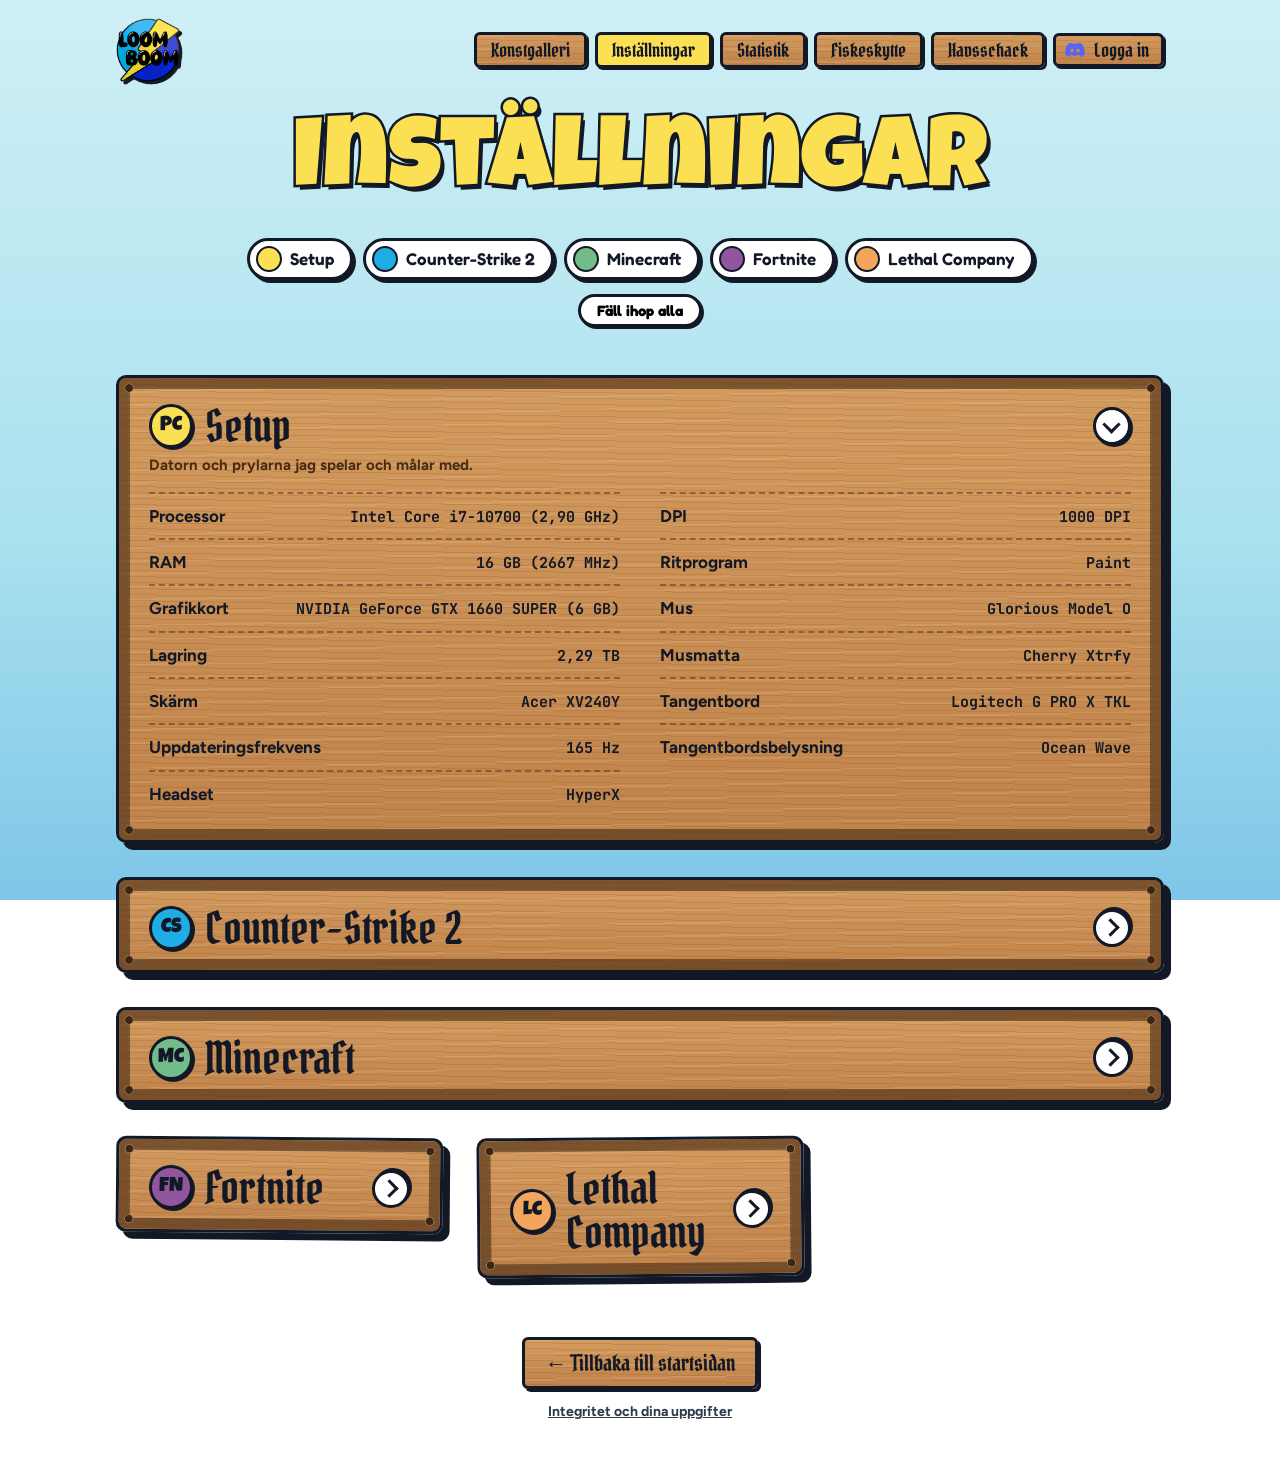
<file: installningar.html>
<!doctype html>
<html lang="sv">
<head>
<meta charset="utf-8">
<meta name="viewport" content="width=device-width, initial-scale=1, viewport-fit=cover">
<title>LoomBoom Inställningar</title>
<meta name="description" content="LoomBooms inställningar i CS2, Minecraft, Fortnite och Lethal Company, plus hela setupen.">
<link rel="icon" href="bilder/logo.png">
<link rel="stylesheet" href="fonts.css">
<style>
/* Layout: a captain's sea chest under the sky. Each game is a nailed plank board with its settings as rows; setup board first. Values in mono so numbers line up. */
:root{
  color-scheme: light;
  --sky:#CFEFF6;
  --sky-2:#A9E1EE;
  --paper:#ffffff;
  --ink:#121826;
  --brown:#4a2c12;
  --wood:#D39A5D;
  --wood-2:#C0834A;
  --nail:#3A2614;
  --yellow:#FAE052;
  --blue:#20ACE4;
  --mint:#73BB89;
  --amethyst:#91569D;
  --line:3px solid var(--ink);
  --pirate:"Pirata One", "Fredoka", Georgia, serif;
  --title:"Luckiest Guy", "Fredoka", "Arial Black", sans-serif;
  --display:"Fredoka", "Trebuchet MS", system-ui, sans-serif;
  --body:"Figtree", system-ui, -apple-system, "Segoe UI", sans-serif;
  --mono:"JetBrains Mono", ui-monospace, Consolas, monospace;
}
*{box-sizing:border-box}
html{scroll-behavior:smooth}
body{margin:0;background:linear-gradient(var(--sky), var(--sky-2) 60%, #7FC6E8) fixed;color:var(--ink);font-family:var(--body);font-size:17px;line-height:1.55;overflow-x:hidden;min-height:100vh;
  padding-top:env(safe-area-inset-top, 0px);padding-bottom:env(safe-area-inset-bottom, 0px)}
a{color:inherit;text-decoration:none}
img{max-width:100%}
[hidden]{display:none!important}
:focus-visible{outline:3px dashed var(--amethyst);outline-offset:4px;border-radius:8px}
.wrap{max-width:1080px;margin:0 auto;padding-left:max(16px, env(safe-area-inset-left, 0px));padding-right:max(16px, env(safe-area-inset-right, 0px))}

.wood{background:repeating-linear-gradient(181deg, rgba(91,58,28,.14) 0 1px, transparent 1px 6px), repeating-linear-gradient(179deg, rgba(255,235,200,.12) 0 2px, transparent 2px 13px), linear-gradient(var(--wood), var(--wood-2))}

.nav{display:flex;justify-content:space-between;align-items:center;gap:12px;flex-wrap:wrap;padding-block:18px}
.logo{display:block;width:64px;height:64px;filter:drop-shadow(3px 3px 0 var(--ink))}
.logo img{width:100%;height:100%;display:block}
.nav ul{display:flex;gap:8px;list-style:none;margin:0;padding:0;flex-wrap:wrap}
.nav ul a{display:block;border:var(--line);border-radius:6px;padding:4px 14px;font-family:var(--pirate);font-size:19px;line-height:1.2;box-shadow:2px 2px 0 var(--ink)}
.nav ul a:hover{background:var(--yellow)}
.nav ul a[aria-current]{background:var(--yellow)}

header.head{text-align:center;padding-block:16px 28px}
h1{font-family:var(--title);font-weight:400;font-size:clamp(40px,9vw,100px);line-height:1;margin:0;color:var(--yellow);-webkit-text-stroke:.05em var(--ink);paint-order:stroke fill;text-shadow:.045em .05em 0 var(--ink);text-wrap:balance}
.lead{margin:14px auto 0;max-width:48ch;color:#2c3a4a;font-weight:600}

/* GAME TABS */
.tabs{display:flex;flex-wrap:wrap;justify-content:center;gap:10px;list-style:none;margin:22px 0 0;padding:0}
.tabs a{display:inline-flex;align-items:center;gap:8px;background:var(--paper);border:var(--line);border-radius:999px;padding:5px 16px 5px 6px;font-family:var(--display);font-weight:600;box-shadow:3px 3px 0 var(--ink);transition:transform .15s}
.tabs a:hover{transform:translateY(-2px)}
.tabs .dot{width:26px;height:26px;border-radius:50%;border:2.5px solid var(--ink);background:var(--c)}

/* BOARDS */
.boards{display:grid;grid-template-columns:repeat(auto-fit,minmax(min(100%,300px),1fr));gap:clamp(22px,3vw,34px);padding-block:20px 60px;align-items:start}
.board{position:relative;min-width:0;border:var(--line);border-radius:10px;box-shadow:inset 0 0 0 9px rgba(120,76,36,.45), inset 0 0 0 11px rgba(58,38,20,.55), 7px 7px 0 var(--ink);padding:26px clamp(20px,3vw,30px) 24px;scroll-margin-top:20px}
.board:nth-child(odd){transform:rotate(-.5deg)}
.board:nth-child(even){transform:rotate(.5deg)}
.board.full{grid-column:1 / -1;transform:none!important}
.board::before{content:"";position:absolute;inset:4px;pointer-events:none;
  background:
    radial-gradient(circle, var(--nail) 0 3.5px, #9b7a55 4px, transparent 5px) 0 0/12px 12px no-repeat,
    radial-gradient(circle, var(--nail) 0 3.5px, #9b7a55 4px, transparent 5px) 100% 0/12px 12px no-repeat,
    radial-gradient(circle, var(--nail) 0 3.5px, #9b7a55 4px, transparent 5px) 0 100%/12px 12px no-repeat,
    radial-gradient(circle, var(--nail) 0 3.5px, #9b7a55 4px, transparent 5px) 100% 100%/12px 12px no-repeat}
.board-head{margin:0 0 6px;font:inherit}
.fold{all:unset;box-sizing:border-box;display:flex;align-items:center;gap:12px;width:100%;cursor:pointer;border-radius:8px}
.fold:focus-visible{outline:3px dashed var(--amethyst);outline-offset:4px}
.fold .t{font-family:var(--pirate);font-weight:400;font-size:clamp(32px,4.5vw,44px);line-height:1;flex:1 1 auto;min-width:0}
.fold .chev{width:38px;height:38px;flex:none;border:var(--line);border-radius:50%;background:var(--paper);box-shadow:2px 2px 0 var(--ink);display:grid;place-items:center;transition:transform .2s}
.fold .chev::before{content:"";width:10px;height:10px;border-right:3px solid var(--ink);border-bottom:3px solid var(--ink);transform:translateY(-2px) rotate(45deg)}
.fold:hover .chev{background:var(--yellow)}
.board.closed .chev{transform:rotate(-90deg)}
.board.closed{padding-bottom:20px}
.board.closed .board-head{margin-bottom:0}
.toggle-all{margin-top:14px;font:700 15px var(--display);background:var(--paper);border:var(--line);border-radius:999px;padding:4px 16px;box-shadow:2px 2px 0 var(--ink);cursor:pointer}
.toggle-all:hover{background:var(--yellow)}
.badge{width:44px;height:44px;flex:none;border-radius:50%;border:var(--line);background:var(--c);display:grid;place-items:center;font-family:var(--title);font-size:20px;color:var(--ink);box-shadow:2px 2px 0 var(--ink)}
.board .note{color:var(--brown);font-weight:600;margin:4px 0 14px;font-size:15px}

.rows{list-style:none;margin:0;padding:0}
.board.full .rows{columns:2 300px;column-gap:40px}
.rows li{display:flex;flex-wrap:wrap;justify-content:space-between;align-items:baseline;gap:2px 14px;padding:9px 0;border-top:2px dashed rgba(91,58,28,.55);break-inside:avoid}
.rows li:first-child{border-top:0}
.board.full .rows li{border-top:2px dashed rgba(91,58,28,.55)}
.rows .k{font-weight:700;flex:0 1 auto}
.rows .v{flex:0 1 auto;margin-left:auto;font-family:var(--mono);font-weight:700;font-size:15px;text-align:right;font-variant-numeric:tabular-nums;min-width:0}
.rows .v.hl{background:var(--yellow);border:2px solid var(--ink);border-radius:999px;padding:0 10px}
.todo{font-family:var(--body);font-weight:600;font-size:13px;color:var(--brown);border:2px dashed var(--brown);border-radius:999px;padding:0 10px;opacity:.85;white-space:nowrap}

.code{margin-top:14px;display:flex;gap:8px;align-items:stretch;flex-wrap:wrap}
.code code{flex:1 1 220px;min-width:0;font-family:var(--mono);font-size:13px;background:var(--paper);border:var(--line);border-radius:8px;padding:8px 10px;overflow-x:auto;white-space:nowrap}
.copy{font:700 15px var(--display);background:var(--yellow);border:var(--line);border-radius:8px;padding:6px 14px;cursor:pointer;box-shadow:2px 2px 0 var(--ink)}
.copy:active{transform:translate(2px,2px);box-shadow:none}
.code-label{font-weight:700;font-size:14px;margin-top:14px;display:block}


/* CS2 big board */
.stats{display:grid;grid-template-columns:repeat(auto-fit,minmax(min(100%,185px),1fr));gap:12px;margin:6px 0 22px}
.stat{background:var(--paper);border:var(--line);border-radius:10px;padding:8px 12px 10px;box-shadow:3px 3px 0 var(--ink);min-width:0}
.stat .l{display:block;font-size:12px;font-weight:700;color:var(--brown);text-transform:uppercase;letter-spacing:.04em;white-space:nowrap}
.stat .n{display:block;font-family:var(--mono);font-weight:700;font-size:clamp(17px,1.9vw,23px);line-height:1.2;font-variant-numeric:tabular-nums;white-space:nowrap}
.stat.main{background:var(--yellow)}
.groups{display:flex;gap:14px;align-items:flex-start}
.gcol{flex:1 1 0;min-width:0;display:flex;flex-direction:column;gap:14px}
.groups-wide{display:flex;flex-direction:column;gap:14px;margin-top:14px}
@media (max-width:760px){.groups{flex-direction:column;align-items:stretch}.gcol{display:contents}}
.grp{background:rgba(255,248,235,.55);border:2.5px solid var(--ink);border-radius:10px;min-width:0}
.grp summary{cursor:pointer;list-style:none;display:flex;justify-content:space-between;align-items:center;gap:10px;padding:8px 14px;font-family:var(--pirate);font-size:26px;line-height:1.1}
.grp summary::-webkit-details-marker{display:none}
.grp summary::after{content:"+";font:700 20px var(--display);width:28px;height:28px;flex:none;border:2.5px solid var(--ink);border-radius:50%;display:grid;place-items:center;background:var(--paper)}
.grp[open] summary::after{content:"–"}
.grp .rows{padding:0 14px 10px}
.grp .rows li{padding:7px 0;font-size:15px}
.grp .rows .v{font-size:14px}
.grp .count{font:600 13px var(--body);color:var(--brown);margin-left:auto}
.keys{display:grid;grid-template-columns:repeat(auto-fill,minmax(min(100%,250px),1fr));gap:4px 18px;padding:0 14px 12px;list-style:none;margin:0}
.keys li{display:flex;flex-wrap:wrap;justify-content:space-between;align-items:center;gap:4px 10px;padding:5px 0;border-top:2px dashed rgba(91,58,28,.4);font-size:15px;font-weight:600}
.keys li span{white-space:nowrap}
kbd{margin-left:auto;font-family:var(--mono);font-weight:700;font-size:13px;background:var(--paper);border:2px solid var(--ink);border-bottom-width:4px;border-radius:6px;padding:1px 8px;white-space:nowrap}
.grp.wide{grid-column:1 / -1}
.mc-top{display:flex;gap:20px;align-items:center;flex-wrap:wrap;margin:6px 0 22px}
.mc-top .stats{flex:1 1 320px;margin:0}
.skin{margin:0;flex:none;display:grid;justify-items:center;gap:8px;background:linear-gradient(#8fd0f0,#cdeffa 70%, #7cc36b 70%, #5a9a49);border:var(--line);border-radius:12px;padding:14px 22px 10px;box-shadow:4px 4px 0 var(--ink)}
.skin img{display:block;width:96px;height:auto;image-rendering:pixelated;filter:drop-shadow(3px 4px 0 rgba(0,0,0,.35));animation:sway 3s ease-in-out infinite}
@keyframes sway{0%,100%{transform:rotate(-2deg)}50%{transform:rotate(2deg)}}
.skin figcaption{font:600 14px var(--display);background:var(--paper);border:2px solid var(--ink);border-radius:999px;padding:0 10px}
@media (prefers-reduced-motion:reduce){.skin img{animation:none}}
.xh-row{display:flex;gap:16px;align-items:center;flex-wrap:wrap;margin-top:18px}
.xh-code{flex:1 1 260px;min-width:0}
.xh-code .code-label{margin-top:0}
.xh-note{display:block;font-size:13px;font-weight:600;color:var(--brown);margin-top:6px}
.xh{position:relative;width:96px;height:96px;flex:none;border:var(--line);border-radius:10px;box-shadow:3px 3px 0 var(--ink);
  background:linear-gradient(#cdb48f 0 58%, #a88b62 58%)}
.xh .a{position:absolute;background:#00FFFF;left:50%;top:50%}
.xh .t,.xh .b{width:4px;height:12px;margin-left:-2px}
.xh .l,.xh .r{width:12px;height:4px;margin-top:-2px}
.xh .t{margin-top:-18px}.xh .b{margin-top:6px}
.xh .l{margin-left:-18px}.xh .r{margin-left:6px}

footer{text-align:center;padding-block:0 48px}
footer a{display:inline-block;border:var(--line);border-radius:6px;padding:6px 20px;font-family:var(--pirate);font-size:22px;box-shadow:3px 3px 0 var(--ink)}
footer a:hover{background:var(--yellow)}
footer .integ{display:block;width:fit-content;margin:14px auto 0;border:0;box-shadow:none;padding:0;font:600 14px var(--body);text-decoration:underline;color:#2c3a4a}
footer .integ:hover{background:none;color:var(--ink)}

@media (max-width:760px){.board:nth-child(n){transform:none}}
@media (prefers-reduced-motion:reduce){html{scroll-behavior:auto}.tabs a{transition:none}}
</style>
</head>
<body>

<div class="wrap">
  <nav class="nav">
    <a class="logo" href="./" aria-label="Till startsidan"><img src="bilder/logo.png" alt="LoomBoom logga"></a>
    <ul>
      <li><a class="wood" href="konst.html">Konstgalleri</a></li>
      <li><a class="wood" href="installningar.html" aria-current="page">Inställningar</a></li>
      <li><a class="wood" href="statistik.html">Statistik</a></li>
      <li><a class="wood" href="fiskeskytte.html">Fiskeskytte</a></li>
      <li><a class="wood" href="schack.html">Havsschack</a></li>
    </ul>
  </nav>

  <header class="head">
    <h1>Inställningar</h1>
    <ul class="tabs" id="tabs" aria-label="Hoppa till"></ul>
    <button type="button" class="toggle-all" id="toggle-all">Fäll ihop alla</button>
  </header>

  <main class="boards" id="boards"></main>

  <footer><a class="wood" href="./">← Tillbaka till startsidan</a><a class="integ" href="integritet.html">Integritet och dina uppgifter</a></footer>
</div>

<script>
/*
  Fyll i dina värden här. Skriv null för det som inte är ifyllt än,
  då visas "Fyll i" på sidan.
*/
var DPI = 1000;
var CS_SENS = 1.50;

var SETUP = [
  ["Processor","Intel Core i7-10700 (2,90 GHz)"],
  ["RAM","16 GB (2667 MHz)"],
  ["Grafikkort","NVIDIA GeForce GTX 1660 SUPER (6 GB)"],
  ["Lagring","2,29 TB"],
  ["Skärm","Acer XV240Y"],
  ["Uppdateringsfrekvens","165 Hz"],
  ["Headset","HyperX"],
  ["DPI", DPI + " DPI"],
  ["Ritprogram","Paint"],
  ["Mus","Glorious Model O"],
  ["Musmatta","Cherry Xtrfy"],
  ["Tangentbord","Logitech G PRO X TKL"],
  ["Tangentbordsbelysning","Ocean Wave"]
];

var CS = {
  stats:[
    ["Steam-namn","LoomBoom", true],
    ["Sensitivity", CS_SENS.toFixed(2), true],
    ["DPI", String(DPI)],
    ["eDPI", String(Math.round(DPI*CS_SENS))],
    ["Zoom", "0.75"],
    ["Upplösning", "1920×1080"],
    ["Hz / FPS-tak", "165 / 400"]
  ],
  groups:[
    {t:"Mus", open:true, rows:[
      ["Muskänslighet","1.50"],["Multiplikator för zoomkänslighet","0.75"],["Inverterad mus","Av"],
      ["Duckningsläge","Håll"],["Gångläge","Håll"],["Nedhållning av zoomknapp","Upprepning inaktiverad"]]},
    {t:"Hårkors", open:true, rows:[
      ["Stil","Statiskt kors"],["Färg","Cyan"],["Kontur","Ingen"],["Tjocklek","2"],["Längd","2"],["Mellanrum","2"],
      ["Prick i mitten","Nej"],["T-stil","Nej"],["Följ rekyl","Nej"],["Hårkorsfärg för kikarsiktepunkt","Nej"],
      ["Punktskala för kikarsikte","1.00"],["Friendly fire-varning","Alltid av"],["Visa spelares hårkors","Vänner och grupp"]]},
    {t:"Bild", open:true, rows:[
      ["Skärm","XV240Y"],["Visningsläge","Helskärm i fönsterläge"],["Bildförhållande","16:9"],["Upplösning","1920×1080"],
      ["Bildfrekvens","165 Hz"],["Ljusstyrka","93 %"],["Förstärk kontrast på spelare","Aktiverad"],
      ["V-Sync","Av"],["NVIDIA Reflex","Aktiverad"],["Max FPS i spelet","400"],["Max FPS i menyer","200"],["HUD-kantpositioner","Max / max"]]},
    {t:"Grafikkvalitet", rows:[
      ["Kantutjämning","2x MSAA"],["Skuggkvalitet","Medel"],["Dynamiska skuggor","Alla"],["Modeller/texturer","Hög"],
      ["Texturfiltrering","Anisotropisk 2x"],["Shader-detaljer","Låg"],["Partikeldetaljer","Låg"],
      ["Ambient Occlusion","Hög"],["High Dynamic Range","Kvalitet"],["FidelityFX Super Resolution","Av"]]},
    {t:"Granatsikte", rows:[
      ["Behåll vanligt hårkors","Ja"],["Flash","2.00"],["HE-granat","2.00"],["Molotov","2.00"],["Smoke","2.00"],["Decoy","2.00"]]},
    {t:"Kikarsikten", rows:[
      ["Fördröj utzoomning efter skott","Nej"],["Visa felaktigheter i kikarsikte","Ja"],["Zooma igen efter skott","Ja"],["Hårkorstjocklek för AWP","1"]]},
    {t:"Chatthjul 1", rows:[
      ["Upp","Vi borde köpa"],["Uppe vänster","Vi borde spara"],["Uppe höger","Behöver ett vapen"],["Vänster","Pinga bombplats A"],
      ["Höger","Pinga bombplats B"],["Nere vänster","Följ mig"],["Nere höger","Följer dig"],["Ner","Pinga mitten"]]},
    {t:"Ljud", rows:[
      ["Huvudvolym","50 %"],["Menyns omgivningsvolym","100 %"],["EQ-profil","Skarp"],["Vänster-/högerisolering","20 %"],
      ["Perspektivkorrigering","Nej"],["Ljud i bakgrunden","Nej"],["EQ per spelläge","Standard"]]},
    {t:"Röst", rows:[
      ["Röstvolym för andra","100 %"],["Mikrofonläge","Tryck för att prata"],["Lyssna på egen röst","Av"],
      ["Effektiviserad tryck för att prata","Nej"],["Utlösartröskel","-120"]]},
    {t:"Musik", rows:[
      ["Huvudvolym för musik","100 %"],["Huvudmenyn","8 %"],["Omgångsstart","0 %"],["Runda","0 %"],["Omgångsslut","40 %"],
      ["MVP","40 %"],["Bomb/gisslan","20 %"],["Tiosekundersvarning","20 %"],["Dödskamera","40 %"],["Tysta MVP när båda lagen lever","Nej"]]},
    {t:"Föremål & vymodell", rows:[
      ["Vymodellens position","Skrivbord"],["Hand","Höger"],["Ta bort ljuddämpare","Nej"],["Ljusspår i förstaperson","Aktiverad"],
      ["Visa alltid förråd","Nej"],["Köpmeny med \"Använd\"","Nej"],["Siffertangenter i köpmenyn","Köper föremål"],
      ["Donationstangent","Vänster Ctrl"],["Senaste vapnet i cirkelmenyn","Ja"]]},
    {t:"Radar", rows:[
      ["Centrerar spelaren","Ja"],["Roterar","Ja"],["Bakgrundsblandning","Ja"],["Suddig bakgrund","Ja"],["Bakgrundsopacitet","0.63"],
      ["Storlek på HUD","1.00"],["Zoom","0.70"],["Alternativ zoom","1.00"],["Fyrkantig med resultattavlan","Ja"],
      ["Tvinga fyrkantig","Nej"],["Dynamisk zoom","Nej"]]},
    {t:"HUD", rows:[
      ["HUD-skala","1.00"],["HUD-färg","Lagfärg"],["Stort spelarantal","Nej"],["Gemenskapsaviseringar","Uppe till höger"],
      ["Raritetsfärg på vapen","Nej"],["Åsidosätt HUD-färg för åskådare","Nej"]]},
    {t:"Lag", rows:[
      ["Lagtaggar i dödsnotiser","Ja"],["Lag-ID genom väggar","Symboler, namn, HP och utrustning"],["Spelarfärger i Competitive","Visa"],
      ["Spelarfärger på lag-ID","Ja"],["Vännerlobby","Vänner bjuds in"],["När CS startar","Senaste tillstånd"]]},
    {t:"Kommunikation", rows:[
      ["Spelarmarkeringar","Visa och spela ljud"],["Tysta motståndarlaget","Nej"],["Tysta alla utom vänner","Nej"],
      ["Animerade avatarer","Ja"],["Avatarbilder","Visa alla"],["Rena spelarnamn","Nej"]]},
    {t:"Åskådare", rows:[
      ["Röstnummer","Nummertangenter"],["Mus i resultattavlan","Sekundäreld"],["Förlustanimation","Aktiverad"],
      ["Överlevare alltid synliga","Nej"],["Mjuk åskådarkamera","Ja"],["Kamerahastighet","1.00"]]},
    {t:"Spel & nätverk", rows:[
      ["Utvecklarkonsol","Ja"],["Max matchningsping","33 ms"],["Bandbredd","Obegränsad"],["Buffring","Ingen"],["Workshop-verktyg","Nej"]]},
    {t:"Skadeförutsägelse", rows:[
      ["Kroppsskott","Nej"],["Huvudskott","Nej"],["Ragdoll vid död","Ja"]]},
    {t:"Telemetri", rows:[
      ["Bildtid och FPS","Om dåligt"],["Varning bildtid","100 ms = 10 FPS"],["Ping","Om dåligt"],["Nätverksproblem","Om dåligt"],
      ["Varning missade tick","5.0"],["Graf för instabilitet","Aldrig"],["Detaljerad nätverksvisning","Aldrig"]]}
  ],
  keys:[
    ["Framåt","W"],["Bakåt","S"],["Vänster","A"],["Höger","D"],["Gå","Shift"],["Ducka","Ctrl"],["Hoppa","Mellanslag"],
    ["Använd","E"],["Skjut","Mus1"],["Sekundäreld","Mus2"],["Ladda om","R"],["Föregående vapen","Hjul upp"],["Nästa vapen","Hjul ned"],
    ["Huvudvapen","1"],["Sekundärvapen","Mus3"],["Kniv","3"],["Bläddra granater","4"],["Bomb","5"],["HE-granat","6"],
    ["Flash","7"],["Smoke","8"],["Decoy","9"],["Molotov","0"],["Hälsospruta","X"],["Släpp vapen","½"],["Inspektera","F"],
    ["Byt hand","H"],["Köpmeny","B"],["Auto-köp","F3"],["Köp igen","F4"],["Graffiti","T"],
    ["Resultattavla","Tab"],["Välj lag","M"],["Konsol","Ä"],["Mikrofon","Mus4"],["Spelarmarkering","I"],
    ["Radiomeddelande","Z"],["Chatthjul","C"],["Lagchatt","U"],["Chatt","Y"]
  ],
  codes:[["Crosshair-kod","CSVXHE254JWcTBZMeckStPWFAzHKorWzY54LEUSMYrJVTX"]]
};

var MC = {
  skin:"bilder/skin-fram.png",
  stats:[
    ["Profilnamn","LooomBooom", true],
    ["Sensitivity","60 %"],
    ["Synfält","80"],
    ["Synligt avstånd","29 chunks"],
    ["Gränssnittsskala","3"],
    ["Max FPS","Oändlig"],
    ["Resurspaket","Standard"]
  ],
  groups:[
    {t:"Skärm", open:true, rows:[
      ["Synfält","80"],["Helskärm","På"],["Exklusiv helskärm","På"],["Exklusivt helskärmsläge","Nuvarande"],["Max bildfrekvens","Oändlig"],
      ["VSync","På"],["Sänk bildfrekvens","Vid minimering"],["Gränssnittsskala","3"],["Ljusstyrka","Ljust"],["Grafik-API","Standard"]]},
    {t:"Kvalitet & prestanda", open:true, rows:[
      ["Förinställning","Anpassad"],["Synligt avstånd","29 chunks"],["Simulerat avstånd","12 chunks"],["Biomblandning","7 × 7 (hög)"],
      ["Chunkuppdateringar","Omgivande"],["Ljusutjämning","På"],["Moln","Snygga"],["Molnavstånd","128 chunks"],["Partiklar","Alla"],
      ["Mipmapnivåer","4"],["Entitetsskuggor","På"],["Entitetsavstånd","100 %"],["Suddig menybakgrund","5"],["Genomsynliga löv","På"],
      ["Bättre genomskinlighet","Av"],["Texturfiltrering","Ingen"],["Anisotropisk filtrering","4x"],["Vädereffektsradie","10 block"]]},
    {t:"Mus", open:true, rows:[
      ["Muskänslighet","60 %"],["Mushjulets känslighet","1.00"],["Diskret mushjulsrullning","Av"],
      ["Invertera vågrätt","Av"],["Invertera lodrätt","Av"],["Dynamisk muspekare","På"]]},
    {t:"Kontroller", rows:[
      ["Smyg","Håll ned"],["Spring","Håll ned"],["Anfall/förstör","Håll ned"],["Använd/placera","Håll ned"],["Hoppa automatiskt","Av"],
      ["Period för att springa","7"],["Avsluta med kortkommandon","På"],["Operativ föremålsflik","Av"]]},
    {t:"Preferenser", rows:[
      ["Text vid autosparning","På"],["Vinjett","På"],["Attackmätare","Hårkors"],["Chunktoning","0.75 s"],["Språk","Svenska (Sverige)"]]},
    {t:"Ljud", rows:[
      ["Huvudvolym","30 %"],["Musik","3 %"],["Jukebox/notblock","15 %"],["Väder","5 %"],["Block","100 %"],["Fientliga varelser","5 %"],
      ["Fredliga varelser","10 %"],["Spelare","100 %"],["Omgivning/miljö","100 %"],["Uppläsare/röst","100 %"],["Gränssnitt","100 %"],
      ["Enhet","Systemstandard"],["Undertexter","Av"],["Riktat ljud","Av"],["Musikuppspelning","Standard"],["Musikinfo","Aldrig"]]},
    {t:"Skin", rows:[
      ["Mantel","På"],["Jacka","På"],["Vänster ärm","På"],["Höger ärm","På"],["Vänster byxben","På"],["Höger byxben","På"],
      ["Hatt","På"],["Primär hand","Höger"]]},
    {t:"Chatt", rows:[
      ["Chatt","Visas"],["Färger","På"],["Webblänkar","På"],["Fråga om länkar","På"],["Textopacitet","100 %"],["Bakgrundsopacitet","50 %"],
      ["Textstorlek","80 %"],["Radavstånd","0 %"],["Chattfördröjning","Ingen"],["Bredd","320 px"],["Fokuserad höjd","180 px"],
      ["Ofokuserad höjd","90 px"],["Kommandoförslag","På"],["Dölj matchande namn","På"],["Kort felsökningsinfo","Av"],
      ["Endast säker chatt","Av"],["Spara oskickad chatt","Av"]]},
    {t:"Flerspelare", rows:[
      ["Vänlista","På"],["Tillåt förfrågningar","På"],["Notiser i spelet","Av"],["Synlighet","Full"],["Serverlistningar","På"],["Realms-nyheter","På"]]},
    {t:"Tillgänglighet", rows:[
      ["Uppläsare","Av"],["Undertexter","Av"],["Hög kontrast","Av"],["Textbakgrund","Chatt"],["Visningstid för notiser","1.0×"],
      ["Vygungning","På"],["Skärmeffekter","100 %"],["Synfältseffekter","100 %"],["Pulserande mörker","100 %"],["Vyskakning vid skada","100 %"],
      ["Skimmerhastighet","50 %"],["Skimmerstyrka","75 %"],["Dölj sken från blixtar","Av"],["Monokrom logotyp","Av"],
      ["Panoramahastighet","100 %"],["Dölj splash-text","Av"],["Rotera vy med gruvvagn","Av"],["Tydligare blockkonturer","Av"]]},
    {t:"F3-menyn", rows:[
      ["Gränssnittsskala","Automatisk"],["fps","I överlägg"],["biome","I överlägg"],["player_position","I överlägg"],
      ["player_section_position","I överlägg"],["light_levels","I överlägg"],["local_difficulty","I överlägg"],
      ["entity_render_stats","I överlägg"],["3d_crosshair","I överlägg"],["Allt annat","Av"]]}
  ],
  keyGroups:[
    {t:"Tangenter", keys:[
      ["Framåt","W"],["Bakåt","S"],["Vänster","A"],["Höger","D"],["Hoppa","Mellanslag"],["Smyg","Vänster Shift"],["Spring","Vänster Ctrl"],
      ["Anfall/förstör","Vänsterklick"],["Använd/placera","Högerklick"],["Välj block","Mittenklick"],["Förråd","E"],["Släpp föremål","Q"],
      ["Byt till andra handen","F"],["Föremålsplats 1–9","1–9"],["Öppna chatt","T"],["Öppna kommando","-"],["Spelarlista","Tab"],
      ["Vänner","O"],["Sociala interaktioner","P"],["Byt perspektiv","F5"],["Framsteg","L"],["Snabbåtgärder","G"],["Skärmdump","F2"],
      ["Dölj gränssnitt","F1"],["Shadereffekter (åskådare)","F4"],["Helskärm","F11"],["Läs in föremålsmeny","X"],["Åskådarmeny","Mittenklick"]]},
    {t:"F3-kortkommandon", keys:[
      ["Visa/dölj överlägg","F3"],["Felsökningsalternativ","F3 + F6"],["Spellägesbytare","F3 + F4"],["Visa hitboxar","F3 + B"],
      ["Visa chunkgränser","F3 + G"],["Avancerade inforutor","F3 + H"],["Kopiera position","F3 + C"],["Kopiera data","F3 + I"],
      ["Rensa chatt","F3 + D"],["Uppdatera chunks","F3 + A"],["Uppdatera resurspaket","F3 + T"],["Växla till åskådare","F3 + N"],
      ["Paus vid förlorad fokus","F3 + P"],["Bättre genomskinlighet","F3 + X"],["Profilering","F3 + L"],["Versionsinfo","F3 + V"],
      ["Dumpa texturer","F3 + S"],["Profileringsdiagram","F3 + 1"],["Bildfrekvensdiagram","F3 + 2"],["Nätverksdiagram","F3 + 3"],
      ["Ljuskartstextur","F3 + 4"]]}
  ]
};

var OTHER = [
  { id:"fortnite", name:"Fortnite", short:"FN", color:"#91569D", note:"Bygga snabbt och landa hett.",
    rows:[["X-sensitivity",null],["Y-sensitivity",null],["Sikte (ADS)",null],["Kikarsikte",null],["Renderläge",null],["FPS-gräns",null],["Favoritlandning",null]]},
  { id:"lethal", name:"Lethal Company", short:"LC", color:"#F2A55B", note:"Samla skrot och överlev nätterna.",
    rows:[["Steam-namn","LoomBoom", true],["Look sensitivity",null],["Röstchatt",null],["Favoritmåne",null],["Favoritföremål",null]]}
];

(function(){
  var boards=document.getElementById('boards'), tabs=document.getElementById('tabs');
  function esc(t){ return String(t).replace(/[&<>"]/g,function(c){return {'&':'&amp;','<':'&lt;','>':'&gt;','"':'&quot;'}[c];}); }
  function rowsHtml(rows){
    return rows.map(function(r){
      var v=r[1];
      var vh = v==null ? '<span class="todo">Fyll i</span>' : '<span class="v'+(r[2]?' hl':'')+'">'+esc(v)+'</span>';
      return '<li><span class="k">'+esc(r[0])+'</span>'+vh+'</li>';
    }).join('');
  }
  function head(short,color,name){ return '<h2 class="board-head"><button type="button" class="fold" aria-expanded="true"><span class="badge" style="--c:'+color+'" aria-hidden="true">'+esc(short)+'</span><span class="t">'+esc(name)+'</span><span class="chev" aria-hidden="true"></span></button></h2>'; }
  // Alla spel börjar hopfällda, bara Setup är öppen
  var CLOSED={};
  function save(){}
  function setOpen(sec, open){
    sec.classList.toggle('closed', !open);
    sec.querySelector('.fold').setAttribute('aria-expanded', open?'true':'false');
    sec.querySelector('.board-body').hidden = !open;
    if(open) delete CLOSED[sec.id]; else CLOSED[sec.id]=1;
  }
  function add(id,cls,html,name,color){
    var s=document.createElement('section'); s.className='board wood '+cls; s.id=id; s.innerHTML=html; boards.appendChild(s);
    var h=s.querySelector('.board-head'), body=document.createElement('div'); body.className='board-body'; body.id=id+'-body';
    while(h.nextSibling) body.appendChild(h.nextSibling);
    s.appendChild(body); h.querySelector('.fold').setAttribute('aria-controls', body.id);
    if(id!=='setup') setOpen(s,false);
    var li=document.createElement('li'); li.innerHTML='<a href="#'+id+'"><span class="dot" style="--c:'+color+'" aria-hidden="true"></span>'+esc(name)+'</a>'; tabs.appendChild(li);
  }

  add('setup','full', head('PC','#FAE052','Setup')+'<p class="note">Datorn och prylarna jag spelar och målar med.</p><ul class="rows">'+rowsHtml(SETUP)+'</ul>','Setup','#FAE052');

  function big(D){
  var stats='<div class="stats">'+D.stats.map(function(x){return '<div class="stat'+(x[2]?' main':'')+'"><span class="l">'+esc(x[0])+'</span><span class="n">'+esc(x[1])+'</span></div>';}).join('')+'</div>';
  var cols=['',''];
  D.groups.forEach(function(g,i){
    cols[i%2]+='<details class="grp" style="order:'+i+'"><summary>'+esc(g.t)+'<span class="count">'+g.rows.length+' st</span></summary><ul class="rows">'+rowsHtml(g.rows)+'</ul></details>';
  });
  var groups='<div class="groups"><div class="gcol">'+cols[0]+'</div><div class="gcol">'+cols[1]+'</div></div><div class="groups-wide">'+
    (D.keyGroups||(D.keys?[{t:"Tangenter",keys:D.keys}]:[])).map(function(G){return '<details class="grp wide"><summary>'+esc(G.t)+'<span class="count">'+G.keys.length+' st</span></summary><ul class="keys">'+
    G.keys.map(function(k){return '<li><span>'+esc(k[0])+'</span><kbd>'+esc(k[1])+'</kbd></li>';}).join('')+'</ul></details>';}).join('')+'</div>';
  var codes=(D.codes||[]).map(function(c,i){
    if(c[1]==null) return '<span class="code-label">'+esc(c[0])+' <span class="todo">Fyll i</span></span>';
    return '<div class="xh-row"><div class="xh" role="img" aria-label="Ungefärlig bild av hårkorset: cyan statiskt kors utan prick"><i class="a t"></i><i class="a b"></i><i class="a l"></i><i class="a r"></i></div><div class="xh-code"><span class="code-label">'+esc(c[0])+'</span><div class="code"><code id="cs-c'+i+'">'+esc(c[1])+'</code><button class="copy" type="button" data-target="cs-c'+i+'">Kopiera</button></div><span class="xh-note">Klistra in under Hårkors → Dela eller importera i CS2.</span></div></div>';
  }).join('');
  if(D.skin) stats='<div class="mc-top"><figure class="skin"><img src="'+D.skin+'" alt="LoomBooms Minecraft-skin framifrån: brunt hår, gröna ögon, svart kavaj och ljusblå skjorta" width="160" height="320"><figcaption>Mitt skin</figcaption></figure>'+stats+'</div>';
  return stats+groups+codes;
  }
  add('cs','full', head('CS','#20ACE4','Counter-Strike 2')+'<p class="note">Mitt main-spel. Tryck på en grupp för att visa eller dölja den.</p>'+big(CS),'Counter-Strike 2','#20ACE4');
  add('minecraft','full', head('MC','#73BB89','Minecraft')+'<p class="note">Bygga, gräva och överleva. Tryck på en grupp för att visa eller dölja den.</p>'+big(MC),'Minecraft','#73BB89');

  OTHER.forEach(function(b){
    add(b.id,'', head(b.short,b.color,b.name)+'<p class="note">'+esc(b.note)+'</p><ul class="rows">'+rowsHtml(b.rows)+'</ul>', b.name, b.color);
  });

  // Fäll ihop / öppna alla
  var all=document.getElementById('toggle-all');
  function syncAll(){ var anyOpen=!!boards.querySelector('.board:not(.closed)'); all.textContent = anyOpen? 'Fäll ihop alla' : 'Öppna alla'; }
  all.addEventListener('click',function(){ var anyOpen=!!boards.querySelector('.board:not(.closed)'); boards.querySelectorAll('.board').forEach(function(b){ setOpen(b,!anyOpen); }); save(); syncAll(); });
  boards.addEventListener('click',function(e){ if(e.target.closest('.fold')) syncAll(); });
  // Klick på ett spel högst upp öppnar det
  tabs.addEventListener('click',function(e){ var a=e.target.closest('a'); if(!a) return; var sec=document.getElementById(a.getAttribute('href').slice(1)); if(sec&&sec.classList.contains('closed')){ setOpen(sec,true); save(); syncAll(); } });
  syncAll();

  boards.addEventListener('click',function(e){
    var f=e.target.closest('.fold');
    if(f){ var sec=f.closest('.board'); setOpen(sec, sec.classList.contains('closed')); save(); return; }
    var btn=e.target.closest('.copy'); if(!btn) return;
    var el=document.getElementById(btn.dataset.target), text=el.textContent;
    function done(){ btn.textContent='Kopierad!'; setTimeout(function(){btn.textContent='Kopiera';},1600); }
    function fallback(){ var r=document.createRange(); r.selectNodeContents(el); var s=getSelection(); s.removeAllRanges(); s.addRange(r); btn.textContent='Markerad, tryck Ctrl+C'; }
    if(navigator.clipboard&&navigator.clipboard.writeText){ navigator.clipboard.writeText(text).then(done,fallback); } else fallback();
  });
})();
</script>
<script src="konto.js"></script>
</body>
</html>
</file>
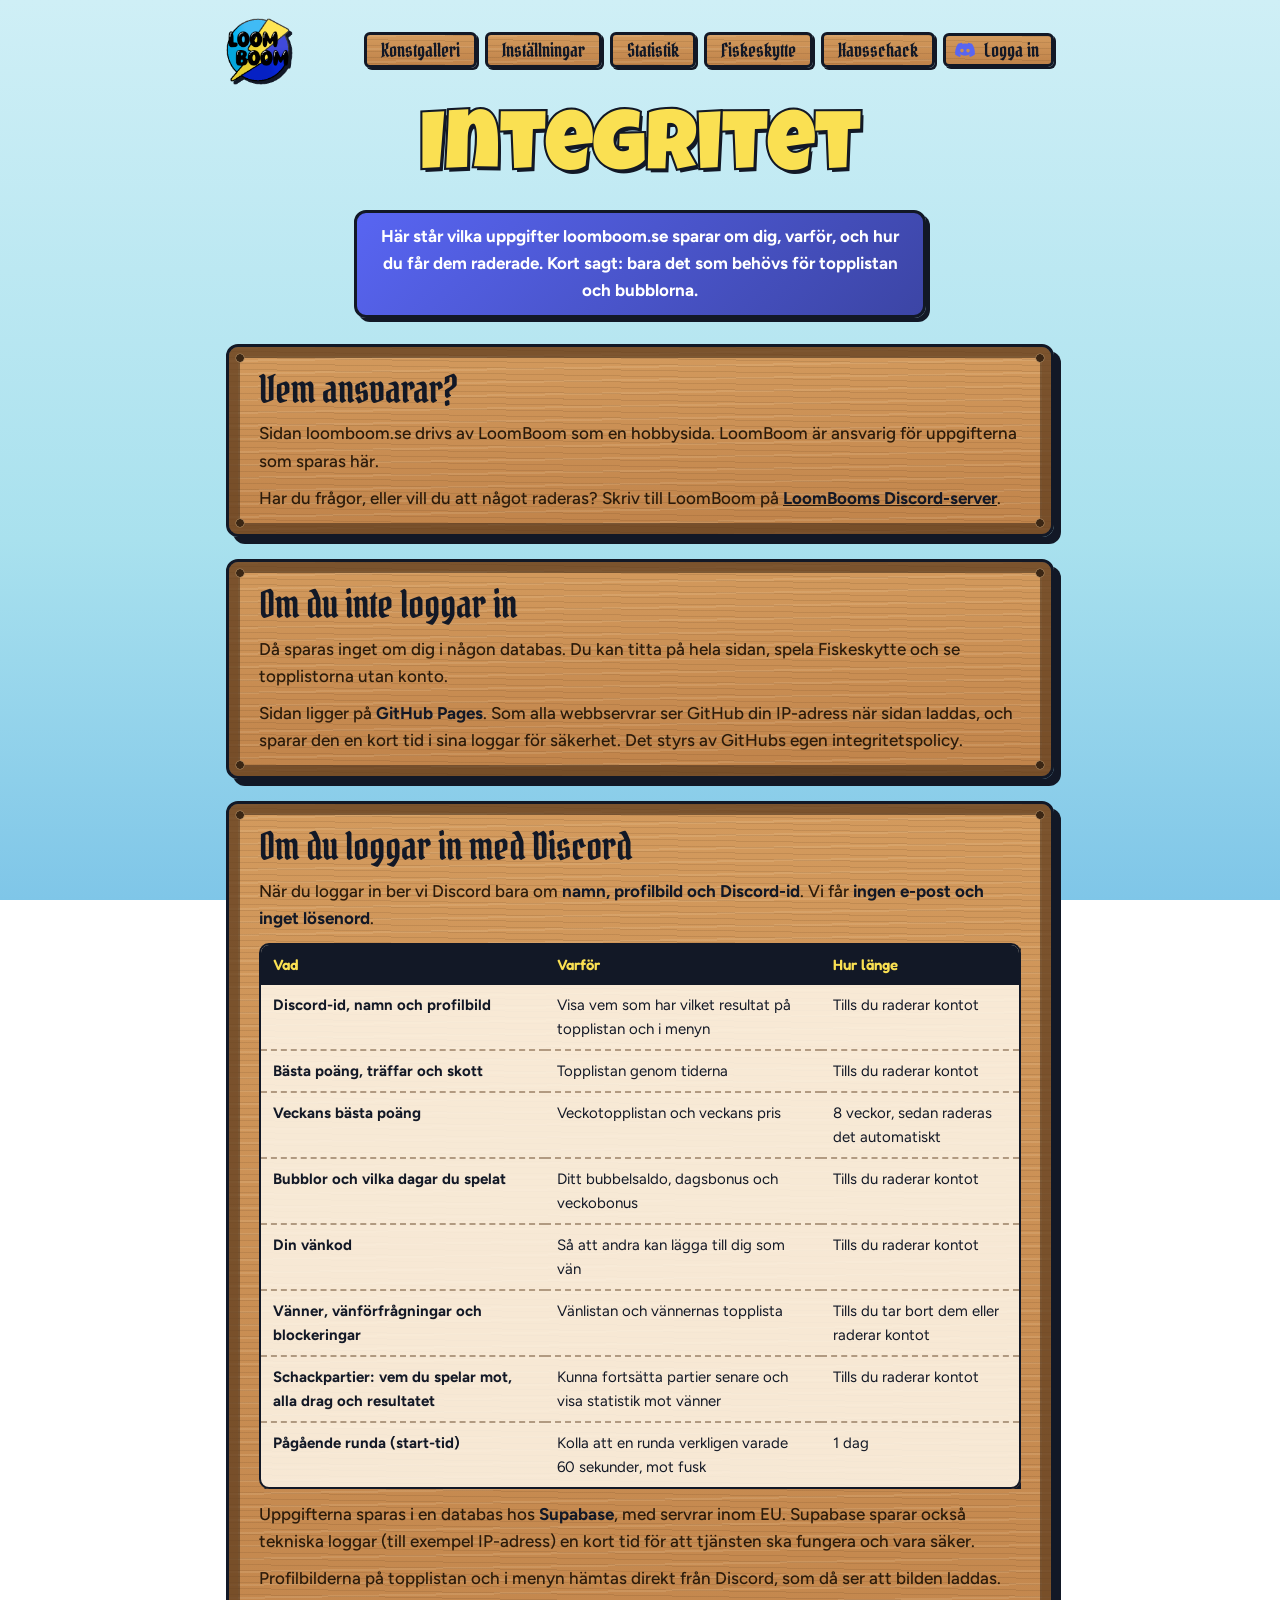
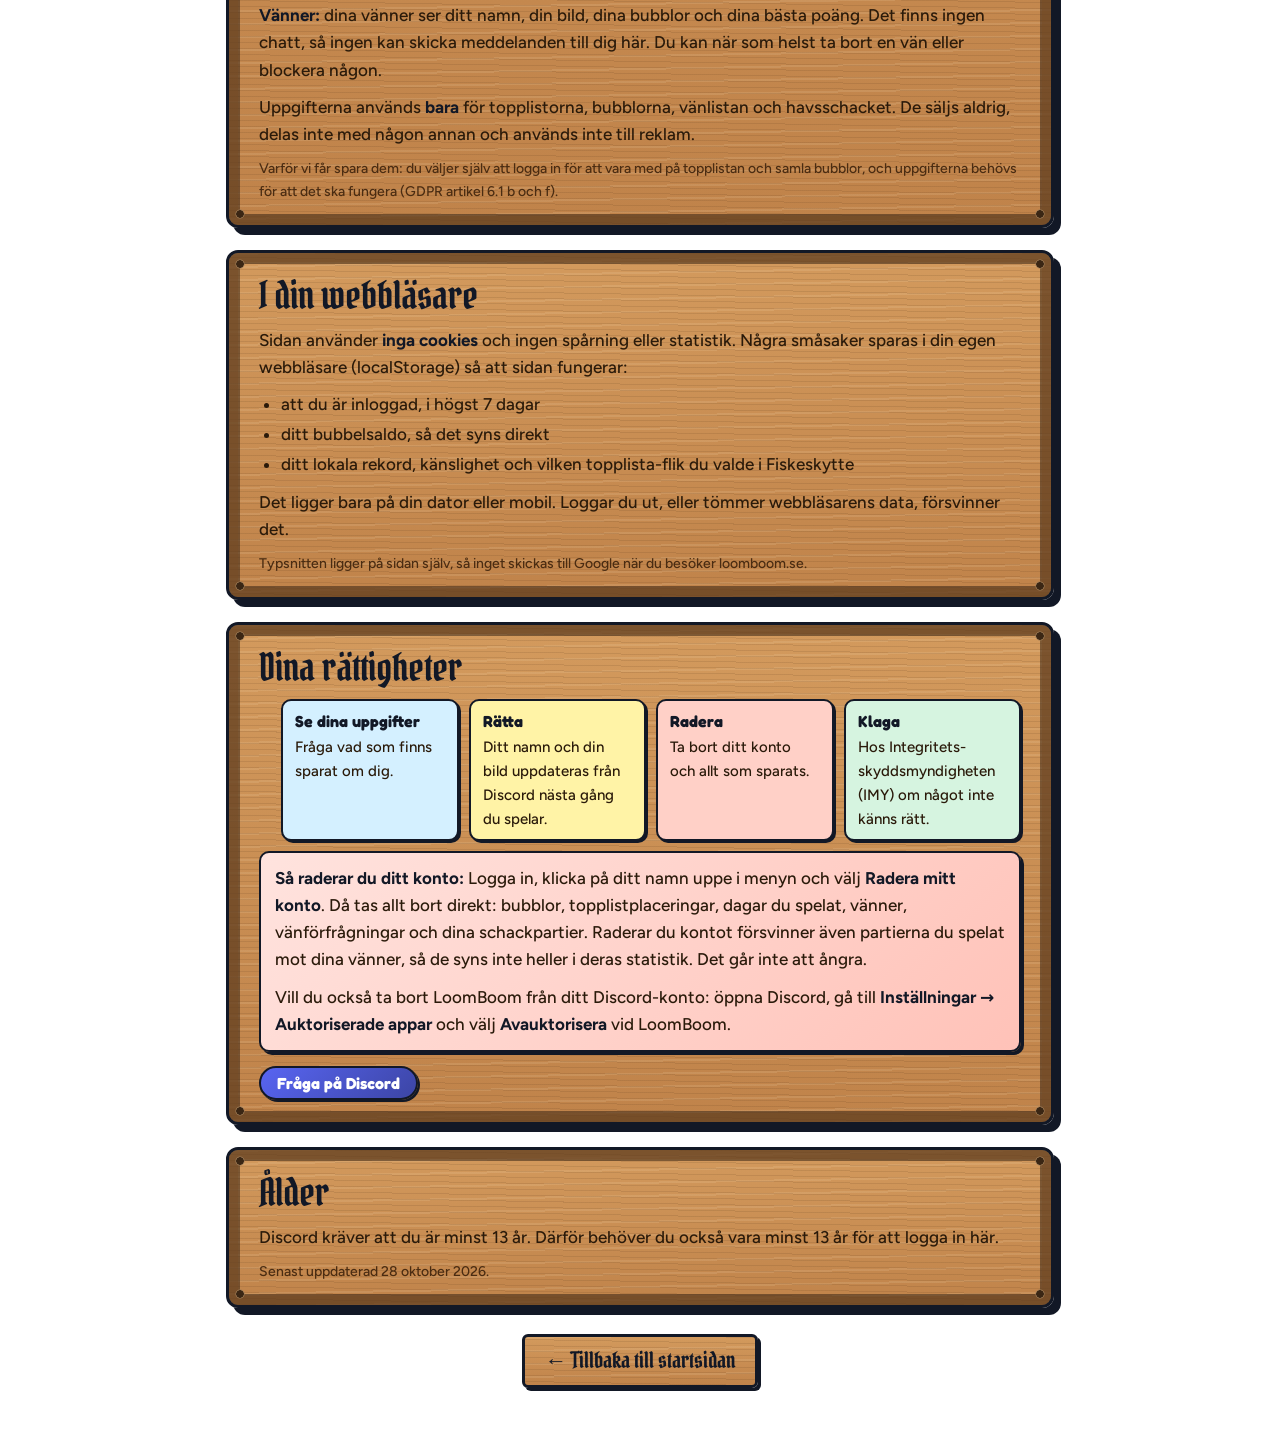
<file: integritet.html>
<!doctype html>
<html lang="sv">
<head>
<meta charset="utf-8">
<meta name="viewport" content="width=device-width, initial-scale=1, viewport-fit=cover">
<title>LoomBoom Integritet</title>
<meta name="description" content="Vilka uppgifter LoomBoom.se sparar när du loggar in med Discord, varför, hur länge, och hur du raderar dem.">
<link rel="icon" href="bilder/logo.png">
<link rel="stylesheet" href="fonts.css">
<style>
:root{
  color-scheme: light;
  --sky:#CFEFF6;
  --sky-2:#A9E1EE;
  --paper:#ffffff;
  --ink:#121826;
  --brown:#4a2c12;
  --wood:#D39A5D;
  --wood-2:#C0834A;
  --nail:#3A2614;
  --yellow:#FAE052;
  --blue:#20ACE4;
  --mint:#73BB89;
  --amethyst:#91569D;
  --red:#E8553F;
  --line:3px solid var(--ink);
  --pirate:"Pirata One", "Fredoka", Georgia, serif;
  --title:"Luckiest Guy", "Fredoka", "Arial Black", sans-serif;
  --display:"Fredoka", "Trebuchet MS", system-ui, sans-serif;
  --body:"Figtree", system-ui, -apple-system, "Segoe UI", sans-serif;
}
*{box-sizing:border-box}
body{margin:0;background:linear-gradient(var(--sky), var(--sky-2) 60%, #7FC6E8) fixed;color:var(--ink);font-family:var(--body);font-size:17px;line-height:1.6;overflow-x:hidden;min-height:100vh;
  padding-top:env(safe-area-inset-top, 0px);padding-bottom:env(safe-area-inset-bottom, 0px)}
a{color:inherit}
img{max-width:100%}
[hidden]{display:none!important}
:focus-visible{outline:3px dashed var(--amethyst);outline-offset:4px;border-radius:8px}
.wrap{max-width:860px;margin:0 auto;padding-left:max(16px, env(safe-area-inset-left, 0px));padding-right:max(16px, env(safe-area-inset-right, 0px))}
.wood{background:repeating-linear-gradient(181deg, rgba(91,58,28,.14) 0 1px, transparent 1px 6px), repeating-linear-gradient(179deg, rgba(255,235,200,.12) 0 2px, transparent 2px 13px), linear-gradient(var(--wood), var(--wood-2))}

.nav{display:flex;justify-content:space-between;align-items:center;gap:12px;flex-wrap:wrap;padding-block:18px}
.logo{display:block;width:64px;height:64px;filter:drop-shadow(3px 3px 0 var(--ink))}
.logo img{width:100%;height:100%;display:block}
.nav ul{display:flex;gap:8px;list-style:none;margin:0;padding:0;flex-wrap:wrap}
.nav ul a{display:block;border:var(--line);border-radius:6px;padding:4px 14px;font-family:var(--pirate);font-size:19px;line-height:1.2;box-shadow:2px 2px 0 var(--ink);text-decoration:none}
.nav ul a:hover{background:var(--yellow)}

header.head{text-align:center;padding-block:10px 26px}
h1{font-family:var(--title);font-weight:400;font-size:clamp(40px,9vw,84px);line-height:1;margin:0;color:var(--yellow);-webkit-text-stroke:.05em var(--ink);paint-order:stroke fill;text-shadow:.045em .05em 0 var(--ink)}
.kort{display:inline-block;margin:16px auto 0;max-width:52ch;background:linear-gradient(135deg,#5865F2,#3C45A5);color:#fff;border:var(--line);border-radius:12px;box-shadow:4px 4px 0 var(--ink);padding:10px 18px;font-weight:600}

.board{position:relative;border:var(--line);border-radius:12px;margin:0 0 22px;padding:22px clamp(18px,4vw,30px);
  box-shadow:inset 0 0 0 9px rgba(120,76,36,.45), inset 0 0 0 11px rgba(58,38,20,.55), 7px 7px 0 var(--ink)}
.board::before{content:"";position:absolute;inset:5px;pointer-events:none;
  background:
    radial-gradient(circle, var(--nail) 0 3.5px, #9b7a55 4px, transparent 5px) 0 0/12px 12px no-repeat,
    radial-gradient(circle, var(--nail) 0 3.5px, #9b7a55 4px, transparent 5px) 100% 0/12px 12px no-repeat,
    radial-gradient(circle, var(--nail) 0 3.5px, #9b7a55 4px, transparent 5px) 0 100%/12px 12px no-repeat,
    radial-gradient(circle, var(--nail) 0 3.5px, #9b7a55 4px, transparent 5px) 100% 100%/12px 12px no-repeat}
h2{font-family:var(--pirate);font-weight:400;font-size:clamp(28px,5vw,38px);line-height:1.1;margin:0 0 10px}
.board p{margin:0 0 10px;color:#2a1a0a;font-weight:500}
.board p:last-child{margin-bottom:0}
.board ul{margin:0 0 10px;padding-left:22px;color:#2a1a0a;font-weight:500}
.board li{margin:3px 0}
.board b{color:var(--ink)}

.tabell{width:100%;border-collapse:separate;border-spacing:0;background:rgba(255,248,235,.85);border:2.5px solid var(--ink);border-radius:10px;overflow:hidden;font-size:15px;box-shadow:3px 3px 0 var(--ink)}
.tabell th,.tabell td{text-align:left;vertical-align:top;padding:8px 12px;border-top:2px dashed rgba(91,58,28,.45)}
.tabell tr:first-child th,.tabell tr:first-child td{border-top:0}
.tabell thead th{background:var(--ink);color:var(--yellow);font-family:var(--display);font-weight:600;border-top:0}
.tabell td:first-child{font-weight:700}
.tbl{overflow-x:auto}

.ratt{display:grid;grid-template-columns:repeat(auto-fit,minmax(170px,1fr));gap:10px;margin:6px 0 0;padding:0;list-style:none}
.ratt li{margin:0;overflow-wrap:anywhere;hyphens:auto;background:#fff;border:2.5px solid var(--ink);border-radius:10px;box-shadow:2px 2px 0 var(--ink);padding:8px 12px;font-size:15px}
.ratt li b{display:block;font-family:var(--display);font-size:16px}
.ratt li:nth-child(1){background:#D4F0FF}.ratt li:nth-child(2){background:#FFF3A6}.ratt li:nth-child(3){background:#FFD0C7}.ratt li:nth-child(4){background:#D6F4E0}

.radera{background:linear-gradient(135deg,#FFE3DE,#FFC2B8);border:2.5px solid var(--ink);border-radius:10px;box-shadow:3px 3px 0 var(--ink);padding:12px 14px;margin:6px 0 10px}
.knapp{display:inline-block;margin-top:4px;font:700 16px var(--display);color:#fff;background:linear-gradient(135deg,#5865F2,#3C45A5);border:2.5px solid var(--ink);border-radius:999px;padding:5px 16px;box-shadow:2px 2px 0 var(--ink);text-decoration:none}
.knapp:hover{transform:translate(-1px,-1px);box-shadow:3px 3px 0 var(--ink)}
.knapp.rod{background:linear-gradient(135deg,#FF8A73,#E8553F)}
.small{font-size:14px!important;color:#4a2c12!important}

footer{text-align:center;padding-block:4px 48px}
footer a{display:inline-block;border:var(--line);border-radius:6px;padding:6px 20px;font-family:var(--pirate);font-size:22px;box-shadow:3px 3px 0 var(--ink);text-decoration:none}
footer a:hover{background:var(--yellow)}
</style>
</head>
<body>

<div class="wrap">
  <nav class="nav">
    <a class="logo" href="./" aria-label="Till startsidan"><img src="bilder/logo.png" alt="LoomBoom logga"></a>
    <ul>
      <li><a class="wood" href="konst.html">Konstgalleri</a></li>
      <li><a class="wood" href="installningar.html">Inställningar</a></li>
      <li><a class="wood" href="statistik.html">Statistik</a></li>
      <li><a class="wood" href="fiskeskytte.html">Fiskeskytte</a></li>
      <li><a class="wood" href="schack.html">Havsschack</a></li>
    </ul>
  </nav>

  <header class="head">
    <h1>Integritet</h1>
    <p class="kort">Här står vilka uppgifter loomboom.se sparar om dig, varför, och hur du får dem raderade. Kort sagt: bara det som behövs för topplistan och bubblorna.</p>
  </header>

  <main>
    <section class="board wood">
      <h2>Vem ansvarar?</h2>
      <p>Sidan loomboom.se drivs av LoomBoom som en hobbysida. LoomBoom är ansvarig för uppgifterna som sparas här.</p>
      <p>Har du frågor, eller vill du att något raderas? Skriv till LoomBoom på <a href="https://discord.gg/jajX36mE5Q" target="_blank" rel="noopener"><b>LoomBooms Discord-server</b></a>.</p>
    </section>

    <section class="board wood">
      <h2>Om du inte loggar in</h2>
      <p>Då sparas inget om dig i någon databas. Du kan titta på hela sidan, spela Fiskeskytte och se topplistorna utan konto.</p>
      <p>Sidan ligger på <b>GitHub Pages</b>. Som alla webbservrar ser GitHub din IP-adress när sidan laddas, och sparar den en kort tid i sina loggar för säkerhet. Det styrs av GitHubs egen integritetspolicy.</p>
    </section>

    <section class="board wood">
      <h2>Om du loggar in med Discord</h2>
      <p>När du loggar in ber vi Discord bara om <b>namn, profilbild och Discord-id</b>. Vi får <b>ingen e-post och inget lösenord</b>.</p>
      <div class="tbl">
      <table class="tabell">
        <thead><tr><th scope="col">Vad</th><th scope="col">Varför</th><th scope="col">Hur länge</th></tr></thead>
        <tbody>
          <tr><td>Discord-id, namn och profilbild</td><td>Visa vem som har vilket resultat på topplistan och i menyn</td><td>Tills du raderar kontot</td></tr>
          <tr><td>Bästa poäng, träffar och skott</td><td>Topplistan genom tiderna</td><td>Tills du raderar kontot</td></tr>
          <tr><td>Veckans bästa poäng</td><td>Veckotopplistan och veckans pris</td><td>8 veckor, sedan raderas det automatiskt</td></tr>
          <tr><td>Bubblor och vilka dagar du spelat</td><td>Ditt bubbelsaldo, dagsbonus och veckobonus</td><td>Tills du raderar kontot</td></tr>
          <tr><td>Din vänkod</td><td>Så att andra kan lägga till dig som vän</td><td>Tills du raderar kontot</td></tr>
          <tr><td>Vänner, vänförfrågningar och blockeringar</td><td>Vänlistan och vännernas topplista</td><td>Tills du tar bort dem eller raderar kontot</td></tr>
          <tr><td>Schackpartier: vem du spelar mot, alla drag och resultatet</td><td>Kunna fortsätta partier senare och visa statistik mot vänner</td><td>Tills du raderar kontot</td></tr>
          <tr><td>Pågående runda (start-tid)</td><td>Kolla att en runda verkligen varade 60 sekunder, mot fusk</td><td>1 dag</td></tr>
        </tbody>
      </table>
      </div>
      <p style="margin-top:12px">Uppgifterna sparas i en databas hos <b>Supabase</b>, med servrar inom EU. Supabase sparar också tekniska loggar (till exempel IP-adress) en kort tid för att tjänsten ska fungera och vara säker.</p>
      <p>Profilbilderna på topplistan och i menyn hämtas direkt från Discord, som då ser att bilden laddas.</p>
      <p><b>Vänner:</b> dina vänner ser ditt namn, din bild, dina bubblor och dina bästa poäng. Det finns ingen chatt, så ingen kan skicka meddelanden till dig här. Du kan när som helst ta bort en vän eller blockera någon.</p>
      <p>Uppgifterna används <b>bara</b> för topplistorna, bubblorna, vänlistan och havsschacket. De säljs aldrig, delas inte med någon annan och används inte till reklam.</p>
      <p class="small">Varför vi får spara dem: du väljer själv att logga in för att vara med på topplistan och samla bubblor, och uppgifterna behövs för att det ska fungera (GDPR artikel 6.1 b och f).</p>
    </section>

    <section class="board wood">
      <h2>I din webbläsare</h2>
      <p>Sidan använder <b>inga cookies</b> och ingen spårning eller statistik. Några småsaker sparas i din egen webbläsare (localStorage) så att sidan fungerar:</p>
      <ul>
        <li>att du är inloggad, i högst 7 dagar</li>
        <li>ditt bubbelsaldo, så det syns direkt</li>
        <li>ditt lokala rekord, känslighet och vilken topplista-flik du valde i Fiskeskytte</li>
      </ul>
      <p>Det ligger bara på din dator eller mobil. Loggar du ut, eller tömmer webbläsarens data, försvinner det.</p>
      <p class="small">Typsnitten ligger på sidan själv, så inget skickas till Google när du besöker loomboom.se.</p>
    </section>

    <section class="board wood" id="radera">
      <h2>Dina rättigheter</h2>
      <ul class="ratt">
        <li><b>Se dina uppgifter</b>Fråga vad som finns sparat om dig.</li>
        <li><b>Rätta</b>Ditt namn och din bild uppdateras från Discord nästa gång du spelar.</li>
        <li><b>Radera</b>Ta bort ditt konto och allt som sparats.</li>
        <li><b>Klaga</b>Hos Integritets&shy;skydds&shy;myndigheten (IMY) om något inte känns rätt.</li>
      </ul>
      <div class="radera">
        <p><b>Så raderar du ditt konto:</b> Logga in, klicka på ditt namn uppe i menyn och välj <b>Radera mitt konto</b>. Då tas allt bort direkt: bubblor, topplistplaceringar, dagar du spelat, vänner, vänförfrågningar och dina schackpartier. Raderar du kontot försvinner även partierna du spelat mot dina vänner, så de syns inte heller i deras statistik. Det går inte att ångra.</p>
        <p>Vill du också ta bort LoomBoom från ditt Discord-konto: öppna Discord, gå till <b>Inställningar → Auktoriserade appar</b> och välj <b>Avauktorisera</b> vid LoomBoom.</p>
      </div>
      <a class="knapp" href="https://discord.gg/jajX36mE5Q" target="_blank" rel="noopener">Fråga på Discord</a>
    </section>

    <section class="board wood">
      <h2>Ålder</h2>
      <p>Discord kräver att du är minst 13 år. Därför behöver du också vara minst 13 år för att logga in här.</p>
      <p class="small">Senast uppdaterad 28 oktober 2026.</p>
    </section>
  </main>

  <footer><a class="wood" href="./">← Tillbaka till startsidan</a></footer>
</div>

<script src="konto.js"></script>
</body>
</html>
</file>
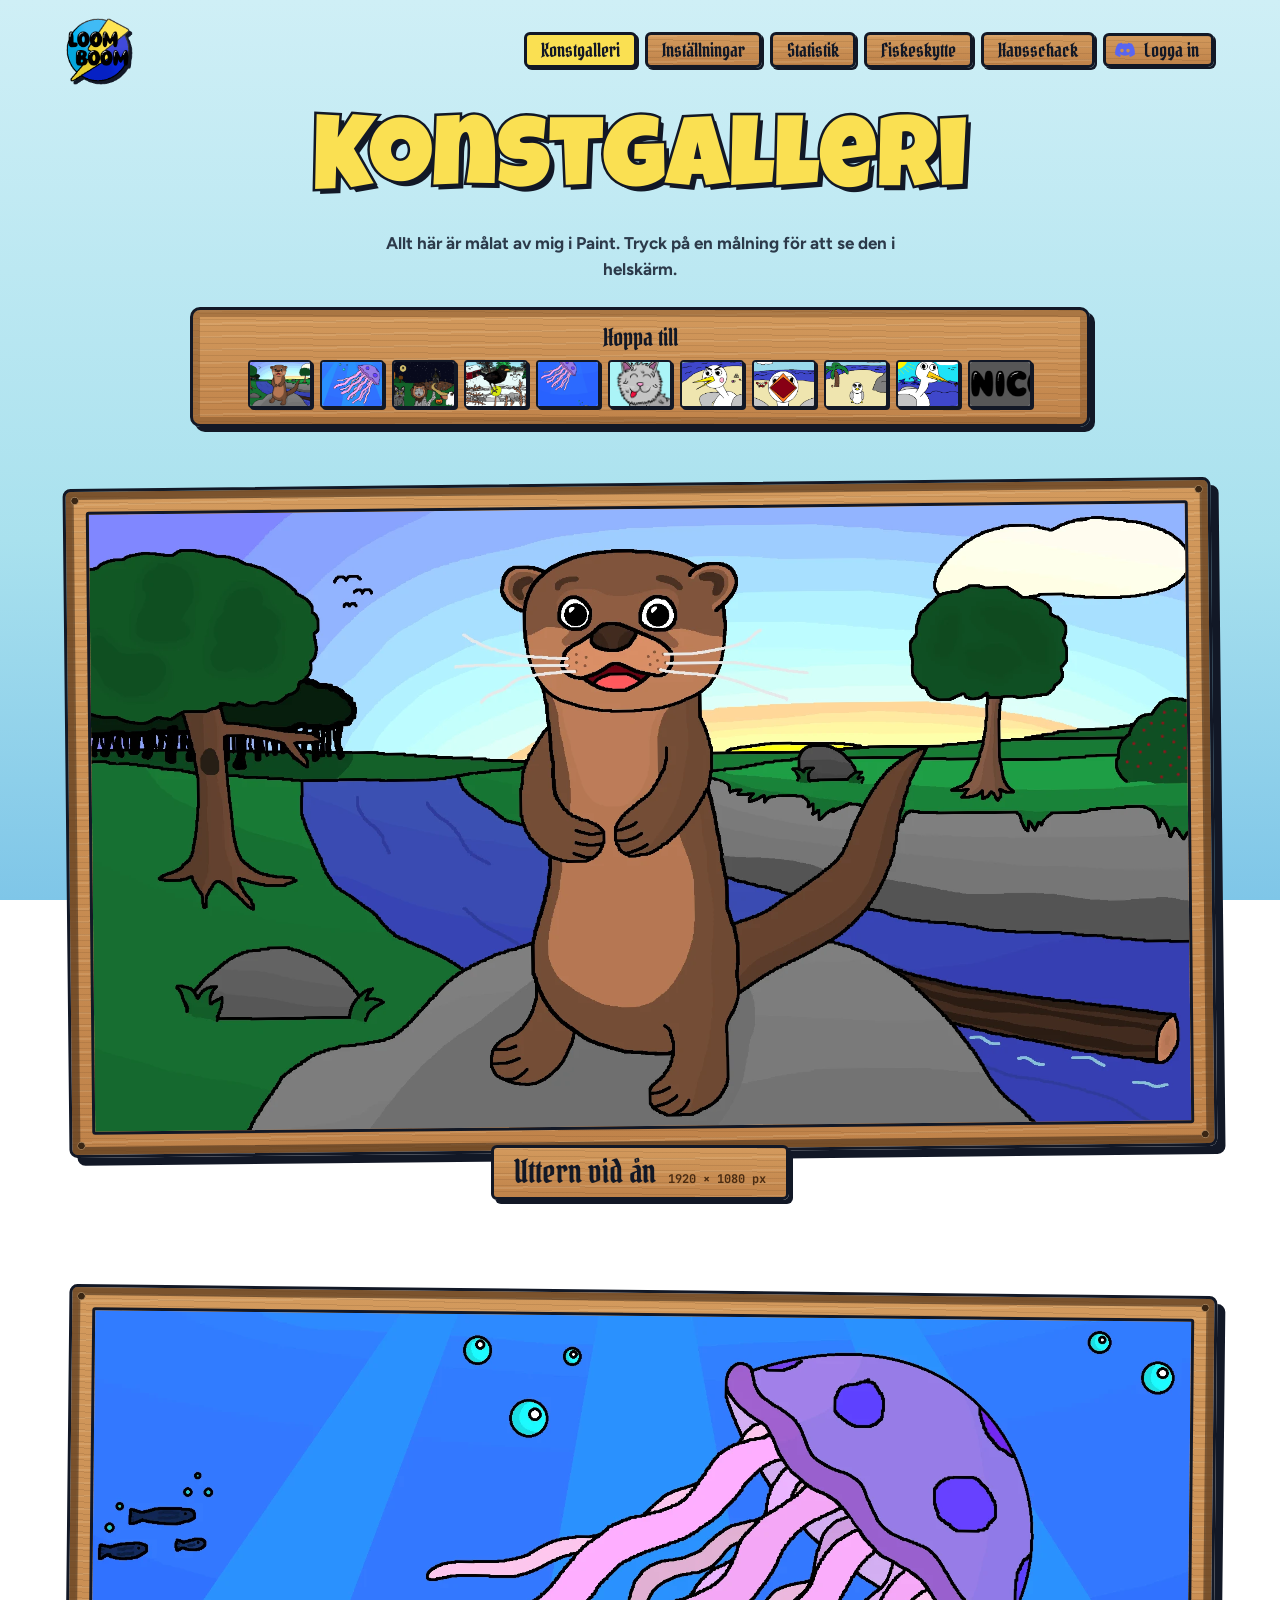
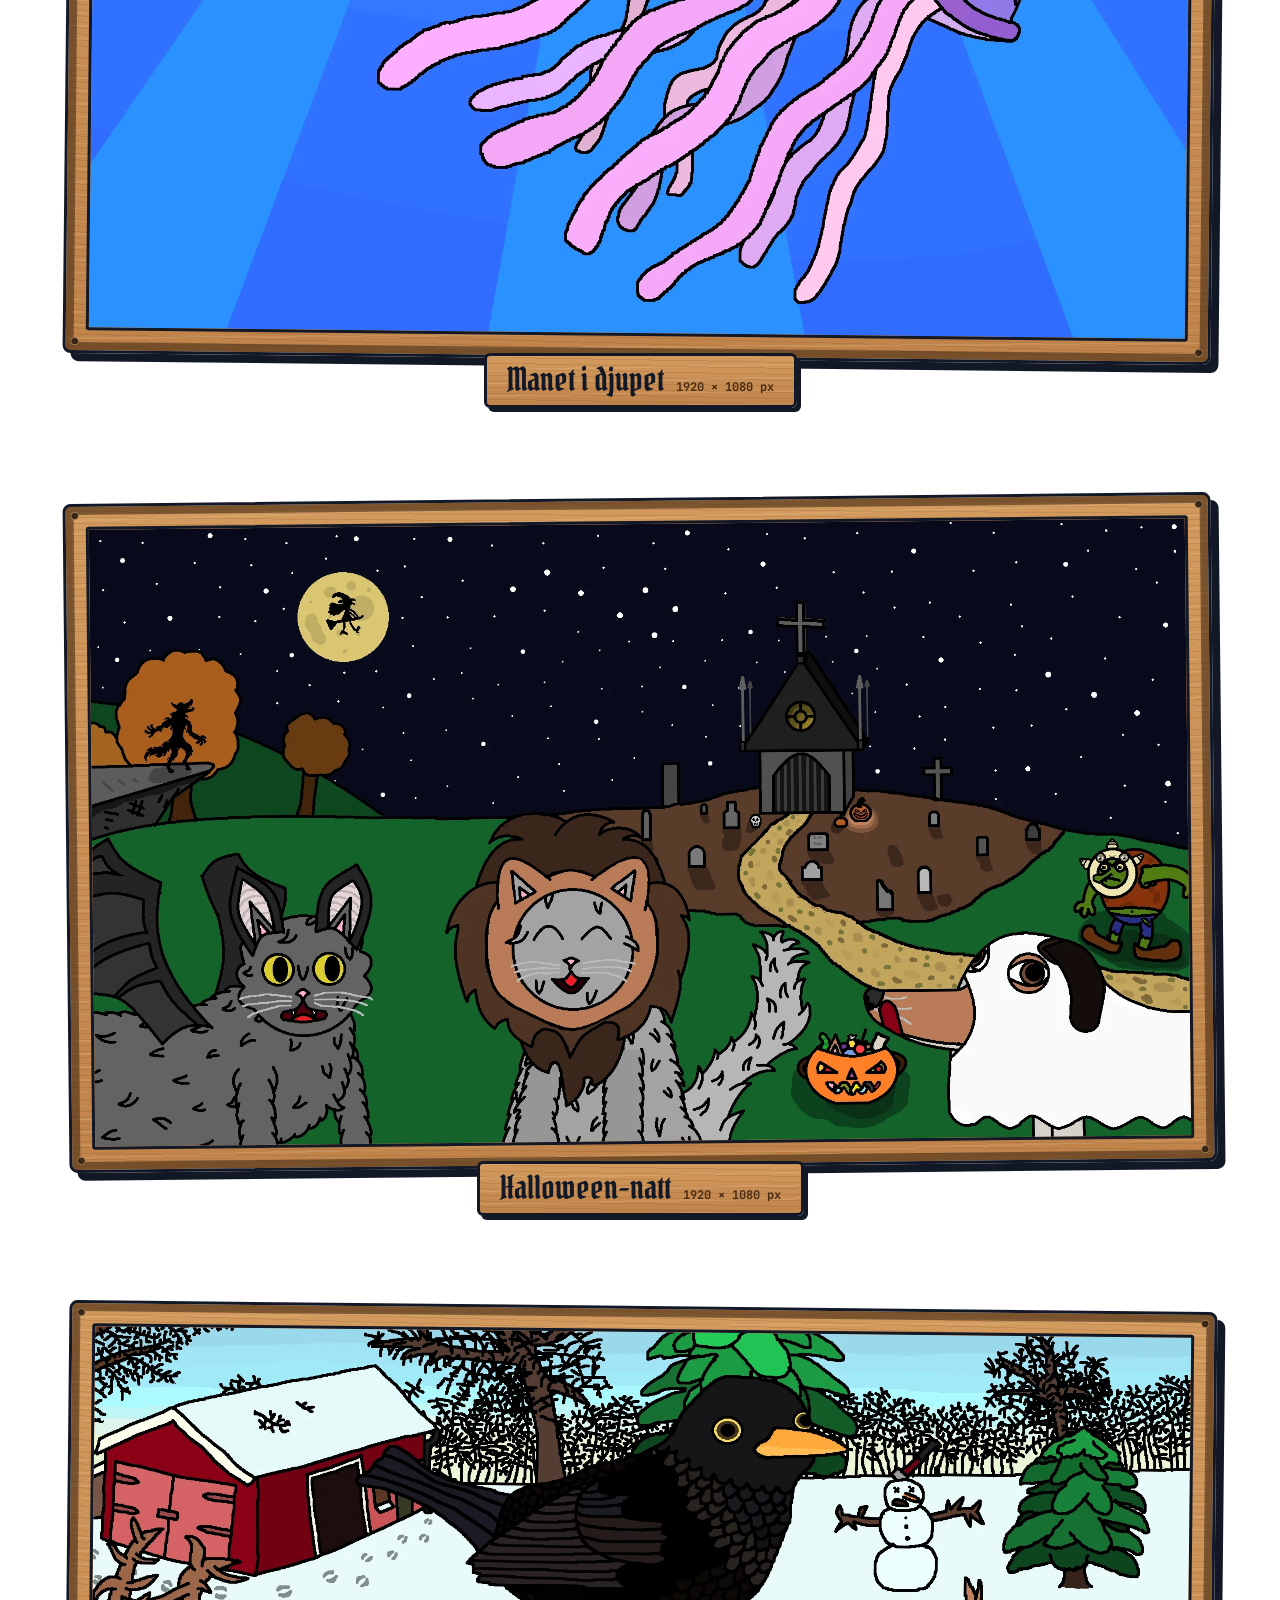
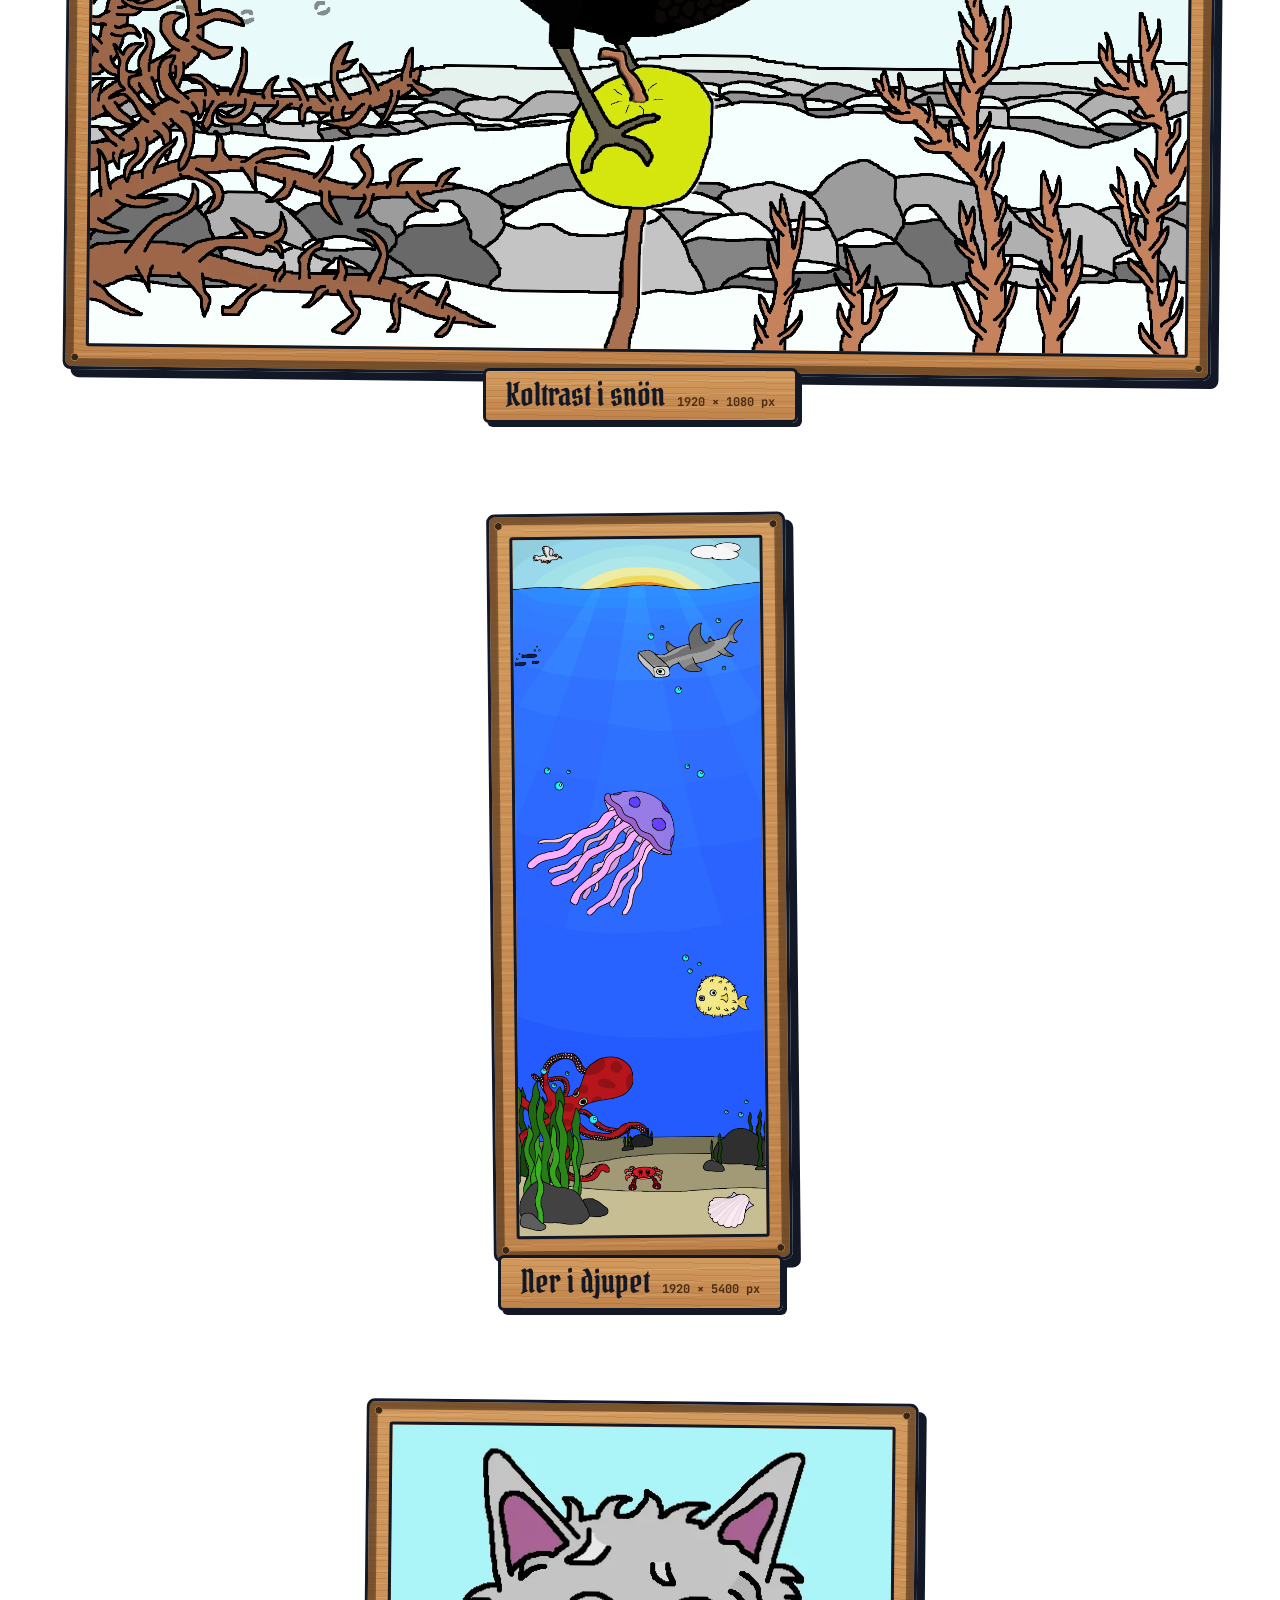
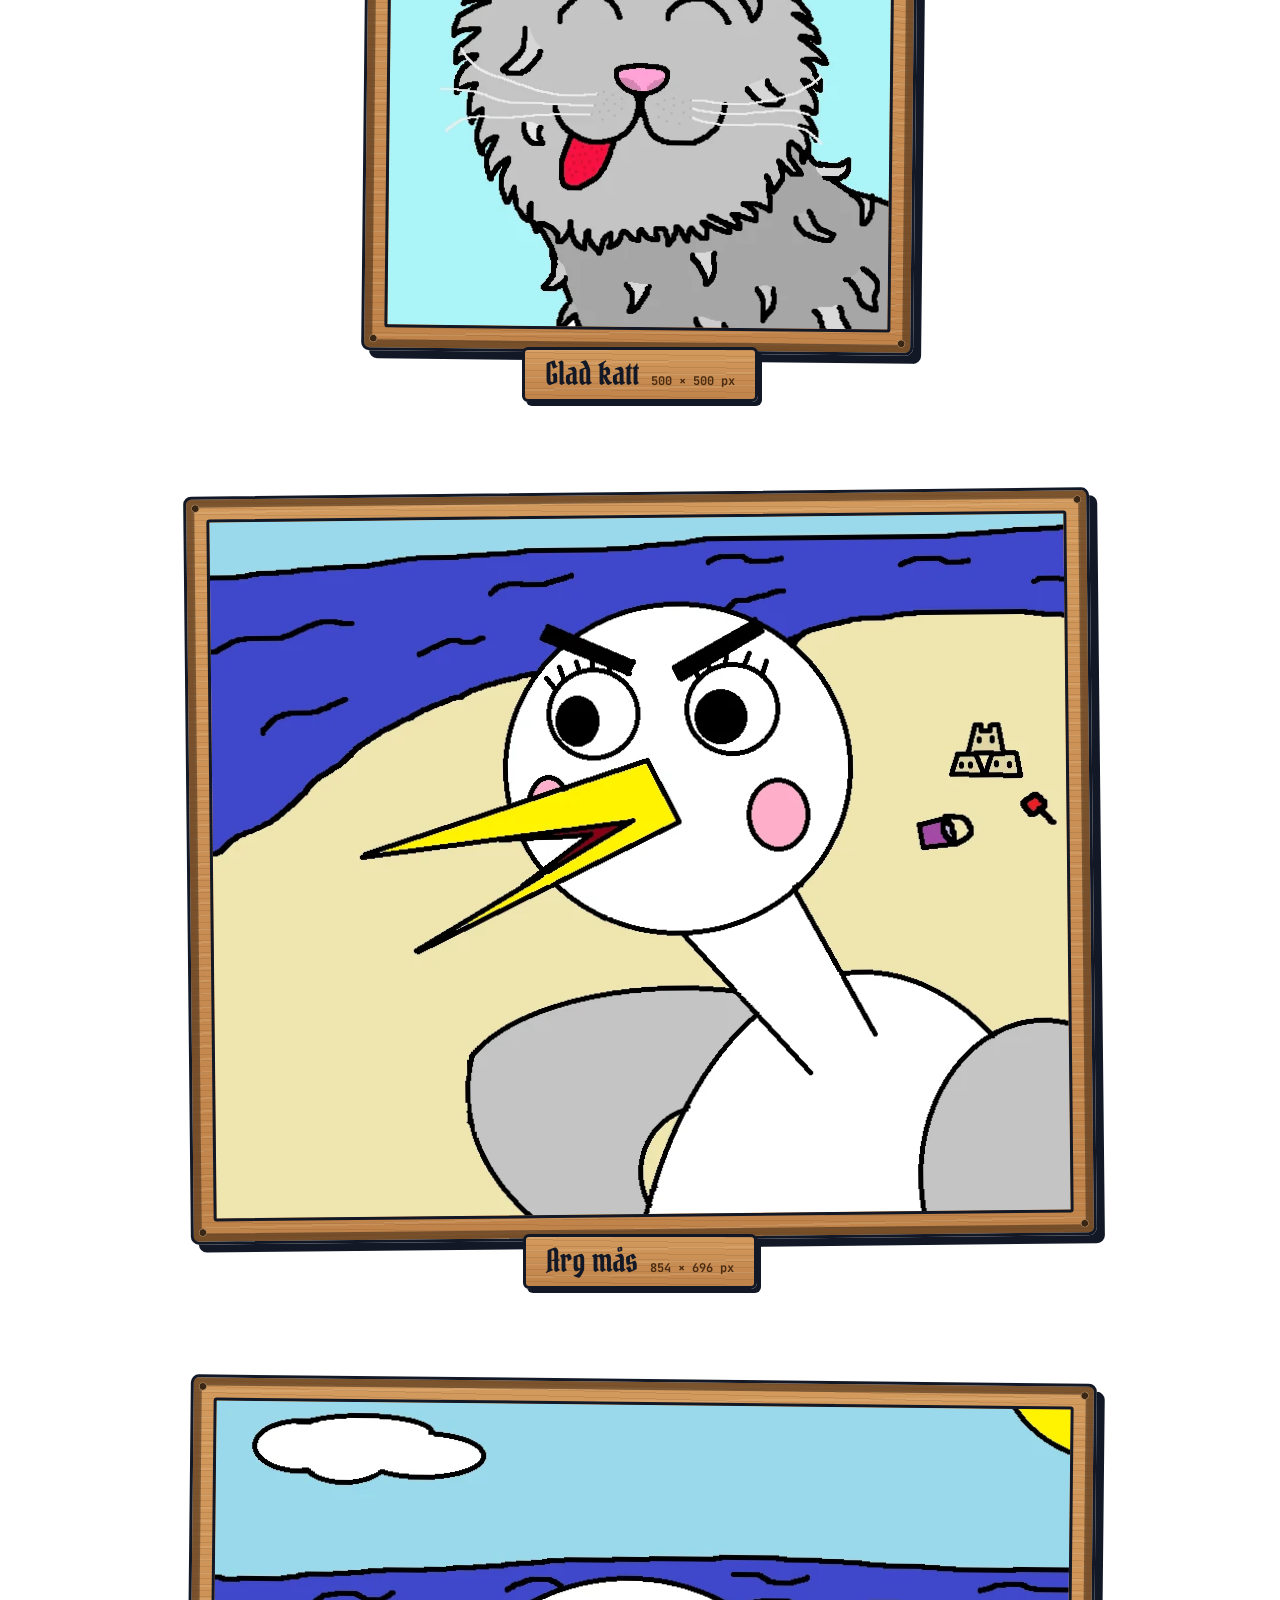
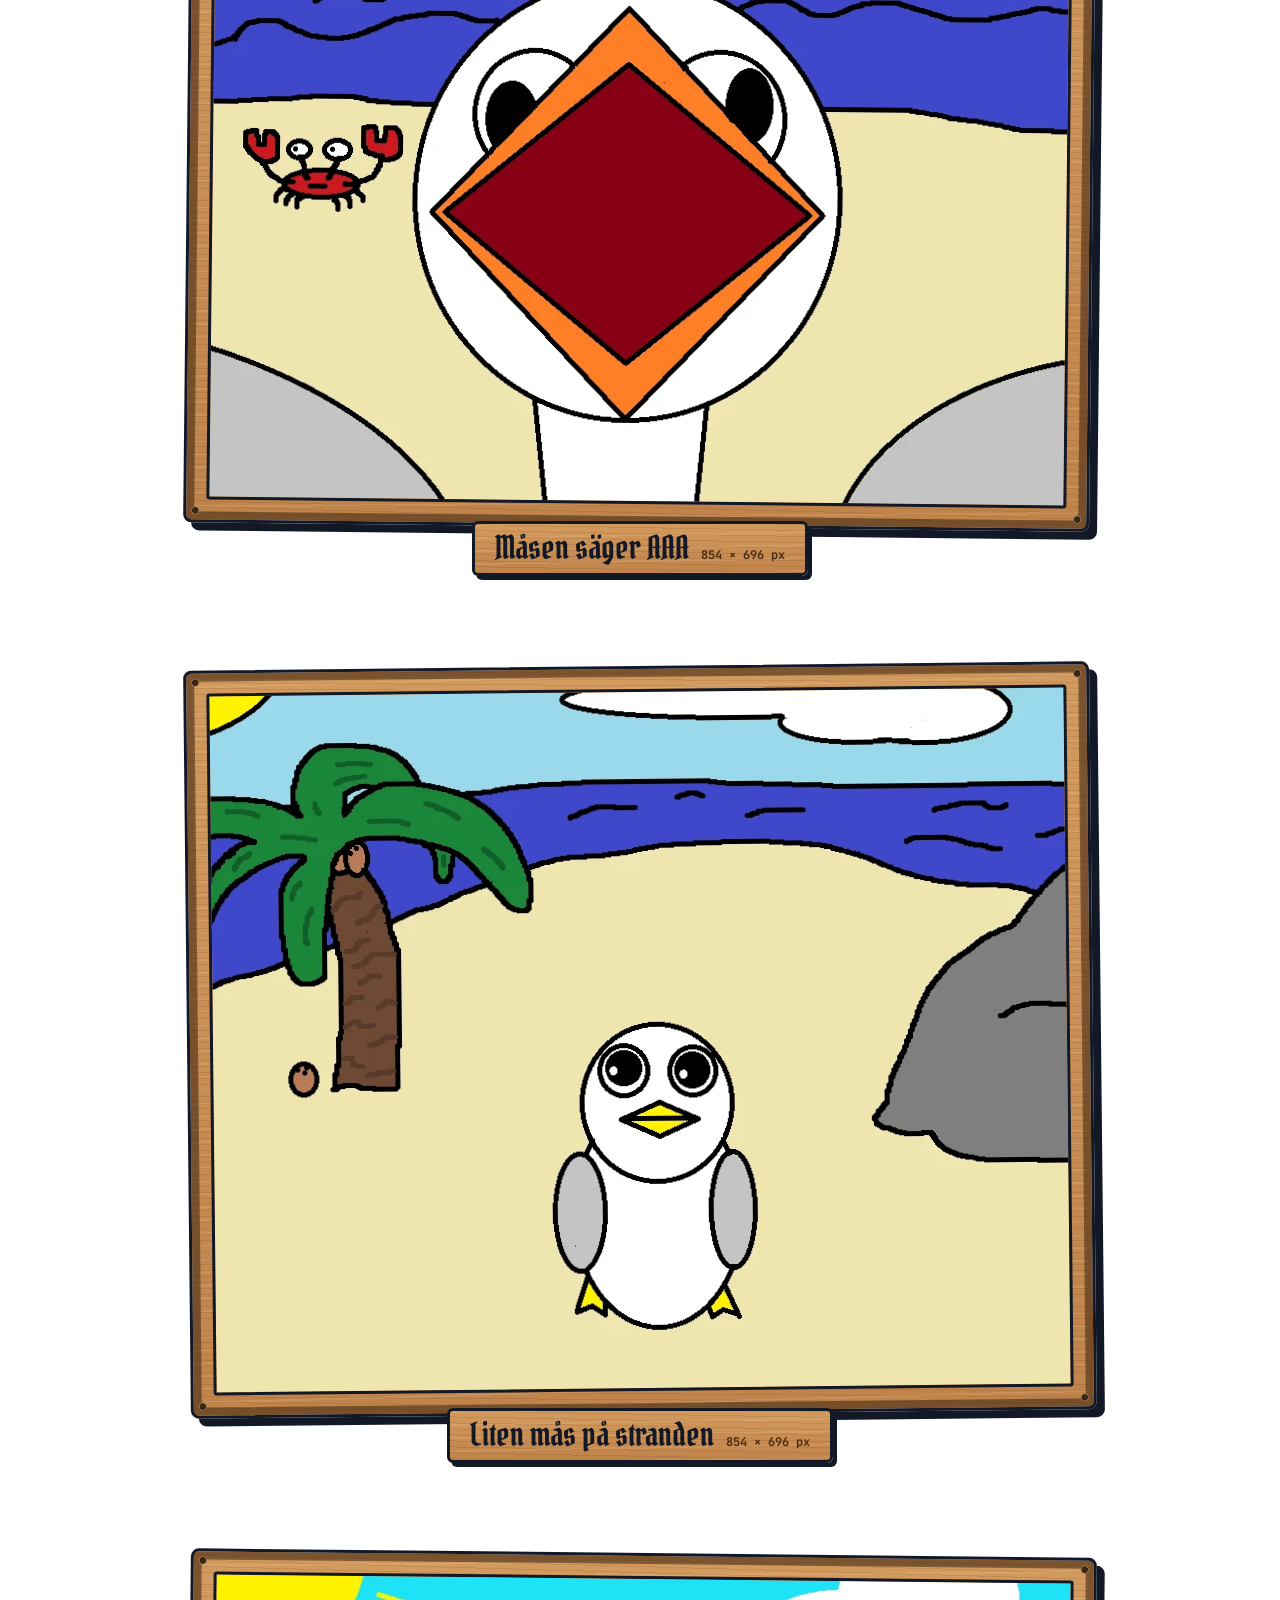
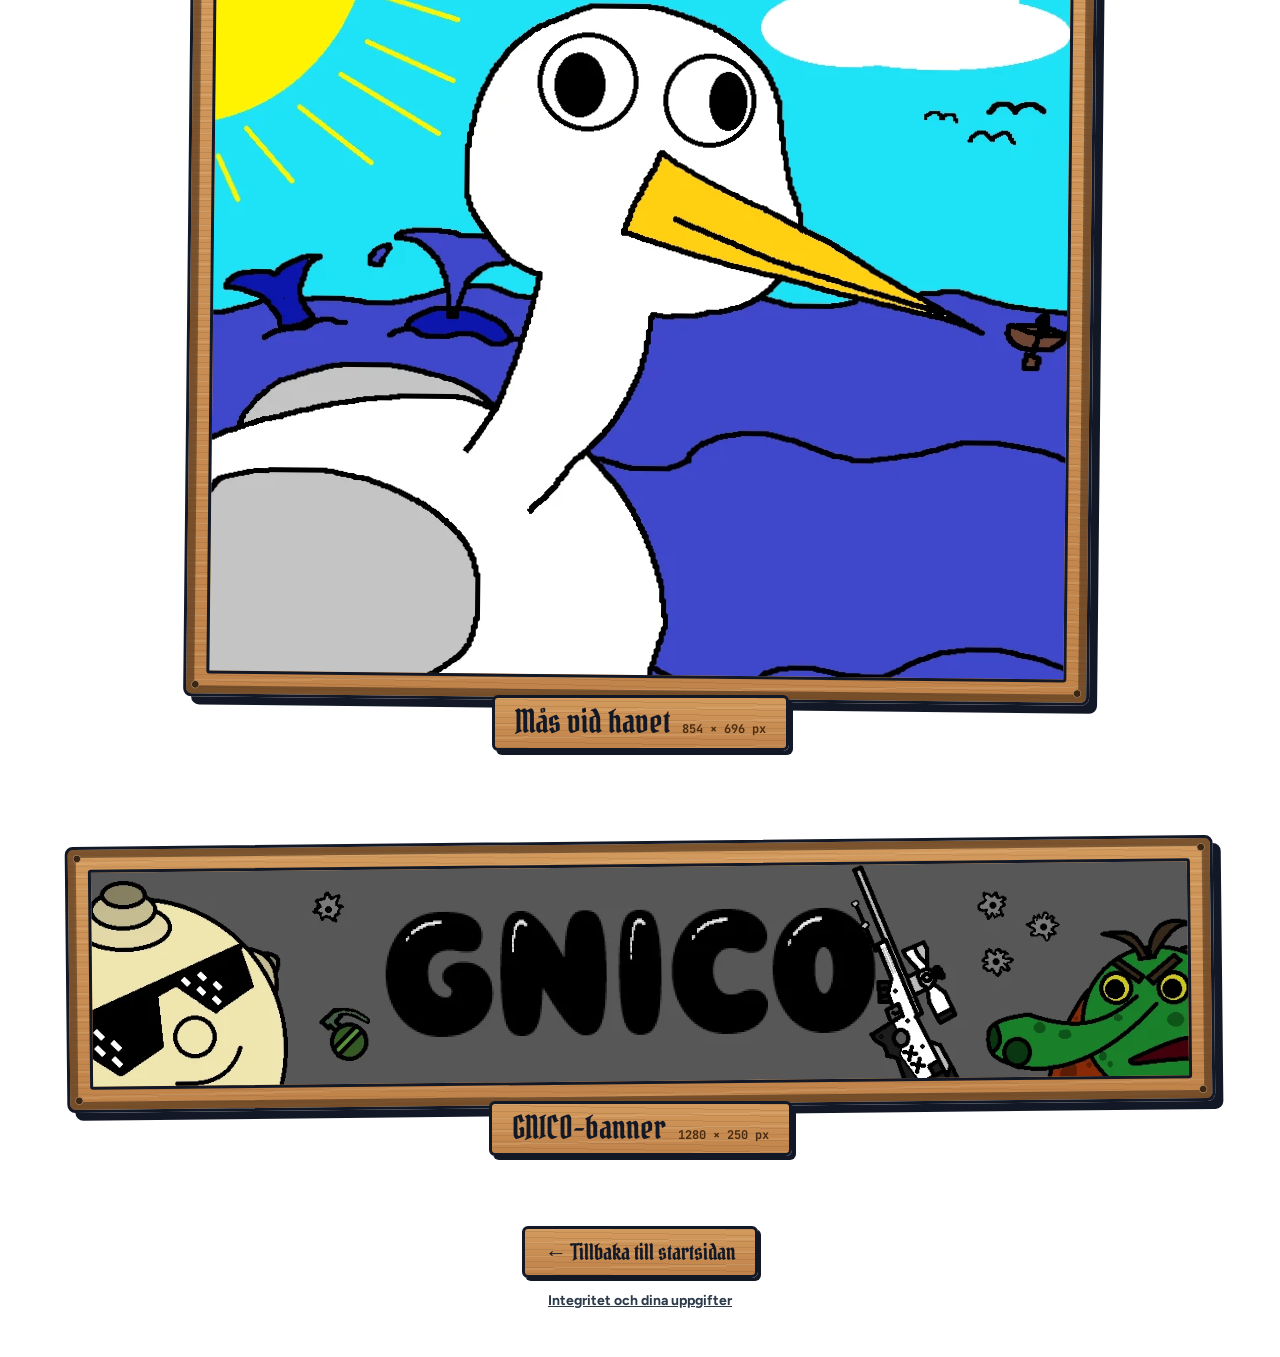
<file: konst.html>
<!doctype html>
<html lang="sv">
<head>
<meta charset="utf-8">
<meta name="viewport" content="width=device-width, initial-scale=1, viewport-fit=cover">
<title>LoomBoom Konstgalleri</title>
<meta name="description" content="Alla målningar av LoomBoom i stort format.">
<link rel="icon" href="bilder/logo.png">
<link rel="stylesheet" href="fonts.css">
<style>
/* Layout: the captain's gallery. Same sky, wood nav and nailed planks as the other pages; every painting hangs in a wooden frame with a small plank nameplate under it. */
:root{
  color-scheme: light;
  --sky:#CFEFF6;
  --sky-2:#A9E1EE;
  --paper:#ffffff;
  --ink:#121826;
  --brown:#4a2c12;
  --wood:#D39A5D;
  --wood-2:#C0834A;
  --nail:#3A2614;
  --yellow:#FAE052;
  --blue:#20ACE4;
  --mint:#73BB89;
  --amethyst:#91569D;
  --line:3px solid var(--ink);
  --pirate:"Pirata One", "Fredoka", Georgia, serif;
  --title:"Luckiest Guy", "Fredoka", "Arial Black", sans-serif;
  --display:"Fredoka", "Trebuchet MS", system-ui, sans-serif;
  --body:"Figtree", system-ui, -apple-system, "Segoe UI", sans-serif;
  --mono:"JetBrains Mono", ui-monospace, Consolas, monospace;
}
*{box-sizing:border-box}
html{scroll-behavior:smooth}
body{margin:0;background:linear-gradient(var(--sky), var(--sky-2) 60%, #7FC6E8) fixed;color:var(--ink);font-family:var(--body);font-size:17px;line-height:1.55;overflow-x:hidden;min-height:100vh;
  padding-top:env(safe-area-inset-top, 0px);padding-bottom:env(safe-area-inset-bottom, 0px)}
a{color:inherit;text-decoration:none}
img{max-width:100%}
[hidden]{display:none!important}
:focus-visible{outline:3px dashed var(--amethyst);outline-offset:4px;border-radius:8px}
.wrap{max-width:1180px;margin:0 auto;padding-left:max(16px, env(safe-area-inset-left, 0px));padding-right:max(16px, env(safe-area-inset-right, 0px))}
.wood{background:repeating-linear-gradient(181deg, rgba(91,58,28,.14) 0 1px, transparent 1px 6px), repeating-linear-gradient(179deg, rgba(255,235,200,.12) 0 2px, transparent 2px 13px), linear-gradient(var(--wood), var(--wood-2))}
.nails{position:relative}
.nails::before{content:"";position:absolute;inset:4px;pointer-events:none;
  background:
    radial-gradient(circle, var(--nail) 0 3.5px, #9b7a55 4px, transparent 5px) 0 0/12px 12px no-repeat,
    radial-gradient(circle, var(--nail) 0 3.5px, #9b7a55 4px, transparent 5px) 100% 0/12px 12px no-repeat,
    radial-gradient(circle, var(--nail) 0 3.5px, #9b7a55 4px, transparent 5px) 0 100%/12px 12px no-repeat,
    radial-gradient(circle, var(--nail) 0 3.5px, #9b7a55 4px, transparent 5px) 100% 100%/12px 12px no-repeat}

.nav{display:flex;justify-content:space-between;align-items:center;gap:12px;flex-wrap:wrap;padding-block:18px}
.logo{display:block;width:64px;height:64px;filter:drop-shadow(3px 3px 0 var(--ink))}
.logo img{width:100%;height:100%;display:block}
.nav ul{display:flex;gap:8px;list-style:none;margin:0;padding:0;flex-wrap:wrap}
.nav ul a{display:block;border:var(--line);border-radius:6px;padding:4px 14px;font-family:var(--pirate);font-size:19px;line-height:1.2;box-shadow:2px 2px 0 var(--ink)}
.nav ul a:hover,.nav ul a[aria-current]{background:var(--yellow)}

header.head{text-align:center;padding-block:16px 26px}
h1{font-family:var(--title);font-weight:400;font-size:clamp(40px,9vw,100px);line-height:1;margin:0;color:var(--yellow);-webkit-text-stroke:.05em var(--ink);paint-order:stroke fill;text-shadow:.045em .05em 0 var(--ink);text-wrap:balance}
.lead{margin:14px auto 0;max-width:48ch;color:#2c3a4a;font-weight:600}

/* QUICK JUMP: a plank shelf of thumbnails */
.shelf{margin:24px auto 0;max-width:900px;border:var(--line);border-radius:10px;box-shadow:inset 0 0 0 7px rgba(120,76,36,.45), 5px 5px 0 var(--ink);padding:16px 20px}
.shelf .t{display:block;font-family:var(--pirate);font-size:24px;line-height:1;margin-bottom:10px}
.jump{display:flex;flex-wrap:wrap;justify-content:center;gap:8px;list-style:none;margin:0;padding:0}
.jump a{display:block;width:64px;height:48px;border:2.5px solid var(--ink);border-radius:4px;overflow:hidden;background:var(--paper);box-shadow:2px 2px 0 var(--ink);transition:transform .15s}
.jump a:hover{transform:translateY(-3px) rotate(-2deg)}
.jump img{width:100%;height:100%;object-fit:cover;display:block}

/* ARTWORKS */
.wall{display:grid;gap:clamp(48px,8vw,90px);padding-block:30px 70px}
.art{margin:0;display:grid;justify-items:center;gap:0;scroll-margin-top:24px}
.art:nth-child(odd) .frame{transform:rotate(-.6deg)}
.art:nth-child(even) .frame{transform:rotate(.6deg)}
.frame{all:unset;cursor:zoom-in;display:block;position:relative;max-width:100%;border:var(--line);border-radius:8px;padding:clamp(12px,2vw,20px);
  box-shadow:inset 0 0 0 6px rgba(120,76,36,.45), inset 0 0 0 8px rgba(58,38,20,.55), 8px 8px 0 var(--ink);transition:transform .2s;
  background:repeating-linear-gradient(181deg, rgba(91,58,28,.14) 0 1px, transparent 1px 6px), repeating-linear-gradient(179deg, rgba(255,235,200,.12) 0 2px, transparent 2px 13px), linear-gradient(var(--wood), var(--wood-2))}
.frame::before{content:"";position:absolute;inset:4px;pointer-events:none;
  background:
    radial-gradient(circle, var(--nail) 0 3px, #9b7a55 3.5px, transparent 4.5px) 0 0/10px 10px no-repeat,
    radial-gradient(circle, var(--nail) 0 3px, #9b7a55 3.5px, transparent 4.5px) 100% 0/10px 10px no-repeat,
    radial-gradient(circle, var(--nail) 0 3px, #9b7a55 3.5px, transparent 4.5px) 0 100%/10px 10px no-repeat,
    radial-gradient(circle, var(--nail) 0 3px, #9b7a55 3.5px, transparent 4.5px) 100% 100%/10px 10px no-repeat}
.art .frame:hover{transform:rotate(0) translate(-2px,-2px)}
.frame:focus-visible{outline:3px dashed var(--amethyst);outline-offset:6px}
.frame img{display:block;border:3px solid var(--ink);border-radius:3px;height:auto;max-height:78vh;width:auto;max-width:100%;background:var(--paper)}
.art figcaption{position:relative;margin-top:-6px;display:flex;align-items:baseline;gap:12px;flex-wrap:wrap;justify-content:center;text-align:center;
  border:var(--line);border-radius:6px;padding:6px 20px 8px;box-shadow:4px 4px 0 var(--ink)}
.art .name{font-family:var(--pirate);font-size:clamp(24px,3.4vw,32px);line-height:1.1}
.art .size{font-family:var(--mono);font-size:12px;font-weight:700;color:var(--brown);white-space:nowrap;font-variant-numeric:tabular-nums}

footer{text-align:center;padding-block:0 48px}
footer a{display:inline-block;border:var(--line);border-radius:6px;padding:6px 20px;font-family:var(--pirate);font-size:22px;box-shadow:3px 3px 0 var(--ink)}
footer a:hover{background:var(--yellow)}
footer .integ{display:block;width:fit-content;margin:14px auto 0;border:0;box-shadow:none;padding:0;font:600 14px var(--body);text-decoration:underline;color:#2c3a4a}
footer .integ:hover{background:none;color:var(--ink)}

/* LIGHTBOX */
.lightbox{position:fixed;inset:0;z-index:20;background:rgba(18,24,38,.92);display:grid;place-items:center;
  padding:max(16px, env(safe-area-inset-top, 0px)) max(16px, env(safe-area-inset-right, 0px)) max(16px, env(safe-area-inset-bottom, 0px)) max(16px, env(safe-area-inset-left, 0px))}
.lightbox img{max-width:100%;max-height:88vh;border:var(--line);border-radius:6px;background:var(--paper)}
.lb-btn{position:absolute;width:52px;height:52px;border-radius:50%;border:var(--line);background:var(--yellow);font:700 22px var(--display);color:var(--ink);cursor:pointer;box-shadow:3px 3px 0 #000;display:grid;place-items:center}
.lb-close{top:calc(14px + env(safe-area-inset-top, 0px));right:calc(14px + env(safe-area-inset-right, 0px))}
.lb-prev{left:calc(14px + env(safe-area-inset-left, 0px));top:50%;transform:translateY(-50%)}
.lb-next{right:calc(14px + env(safe-area-inset-right, 0px));top:50%;transform:translateY(-50%)}
.lb-cap{position:absolute;left:50%;bottom:calc(16px + env(safe-area-inset-bottom, 0px));transform:translateX(-50%);border:var(--line);border-radius:6px;padding:2px 18px 4px;font-family:var(--pirate);font-size:22px;white-space:nowrap;
  background:repeating-linear-gradient(181deg, rgba(91,58,28,.14) 0 1px, transparent 1px 6px), linear-gradient(var(--wood), var(--wood-2))}

@media (max-width:600px){.art .frame{transform:none!important}}
@media (prefers-reduced-motion:reduce){html{scroll-behavior:auto}.frame,.jump a{transition:none}}
</style>
</head>
<body>

<div class="wrap">
  <nav class="nav">
    <a class="logo" href="./" aria-label="Till startsidan"><img src="bilder/logo.png" alt="LoomBoom logga"></a>
    <ul>
      <li><a class="wood" href="konst.html" aria-current="page">Konstgalleri</a></li>
      <li><a class="wood" href="installningar.html">Inställningar</a></li>
      <li><a class="wood" href="statistik.html">Statistik</a></li>
      <li><a class="wood" href="fiskeskytte.html">Fiskeskytte</a></li>
      <li><a class="wood" href="schack.html">Havsschack</a></li>
    </ul>
  </nav>

  <header class="head">
    <h1>Konstgalleri</h1>
    <p class="lead">Allt här är målat av mig i Paint. Tryck på en målning för att se den i helskärm.</p>
    <div class="shelf wood"><span class="t">Hoppa till</span><ul class="jump" id="jump" aria-label="Hoppa till målning"></ul></div>
  </header>

  <main class="wall" id="wall"></main>

  <footer><a class="wood" href="./">← Tillbaka till startsidan</a><a class="integ" href="integritet.html">Integritet och dina uppgifter</a></footer>
</div>

<div class="lightbox" id="lb" hidden role="dialog" aria-modal="true" aria-label="Målning i helskärm">
  <img id="lb-img" alt="">
  <button class="lb-btn lb-prev" type="button" aria-label="Föregående">‹</button>
  <button class="lb-btn lb-next" type="button" aria-label="Nästa">›</button>
  <button class="lb-btn lb-close" type="button" aria-label="Stäng">✕</button>
  <span class="lb-cap" id="lb-cap"></span>
</div>

<script>
// Lägg till nya målningar här: id, filnamn i mappen bilder, namn, bredd, höjd
var ART = [
  ["utter","utter.webp","Uttern vid ån",1920,1080],
  ["manet","manet.webp","Manet i djupet",1920,1080],
  ["halloween","halloween.webp","Halloween-natt",1920,1080],
  ["koltrast","koltrast.webp","Koltrast i snön",1920,1080],
  ["havet","ocean.webp","Ner i djupet",1920,5400],
  ["katt","katt.webp","Glad katt",500,500],
  ["arg-mas","arg-mas.webp","Arg mås",854,696],
  ["mas-skriker","mas-skriker.webp","Måsen säger AAA",854,696],
  ["liten-mas","liten-mas.webp","Liten mås på stranden",854,696],
  ["mas-havet","mas-havet.webp","Mås vid havet",854,696],
  ["gnico","gnico-banner.webp","GNICO-banner",1280,250]
];
(function(){
  var wall=document.getElementById('wall'), jump=document.getElementById('jump');
  ART.forEach(function(a,i){
    var f=document.createElement('figure'); f.className='art'; f.id=a[0];
    f.innerHTML='<button class="frame" type="button" aria-label="Visa '+a[2]+' i helskärm">'+
      '<img src="bilder/'+a[1]+'" alt="'+a[2]+', målad av LoomBoom" width="'+a[3]+'" height="'+a[4]+'"'+(i>1?' loading="lazy"':'')+'></button>'+
      '<figcaption class="wood"><span class="name">'+a[2]+'</span><span class="size">'+a[3]+' × '+a[4]+' px</span></figcaption>';
    f.querySelector('button').addEventListener('click',function(){open(i);});
    wall.appendChild(f);
    var li=document.createElement('li');
    li.innerHTML='<a href="#'+a[0]+'" aria-label="'+a[2]+'"><img src="bilder/'+a[1]+'" alt="" loading="lazy"></a>';
    jump.appendChild(li);
  });

  var lb=document.getElementById('lb'), im=document.getElementById('lb-img'), cap=document.getElementById('lb-cap'), cur=0, last=null;
  function show(i){ cur=(i+ART.length)%ART.length; var a=ART[cur]; im.src='bilder/'+a[1]; im.alt=a[2]; cap.textContent=a[2]; }
  function open(i){ last=document.activeElement; show(i); lb.hidden=false; lb.querySelector('.lb-close').focus(); }
  function close(){ lb.hidden=true; im.removeAttribute('src'); if(last) last.focus(); }
  lb.querySelector('.lb-close').addEventListener('click',close);
  lb.querySelector('.lb-prev').addEventListener('click',function(){show(cur-1);});
  lb.querySelector('.lb-next').addEventListener('click',function(){show(cur+1);});
  lb.addEventListener('click',function(e){ if(e.target===lb) close(); });
  document.addEventListener('keydown',function(e){
    if(lb.hidden) return;
    if(e.key==='Escape') close();
    if(e.key==='ArrowLeft') show(cur-1);
    if(e.key==='ArrowRight') show(cur+1);
  });
})();
</script>
<script src="konto.js"></script>
</body>
</html>
</file>
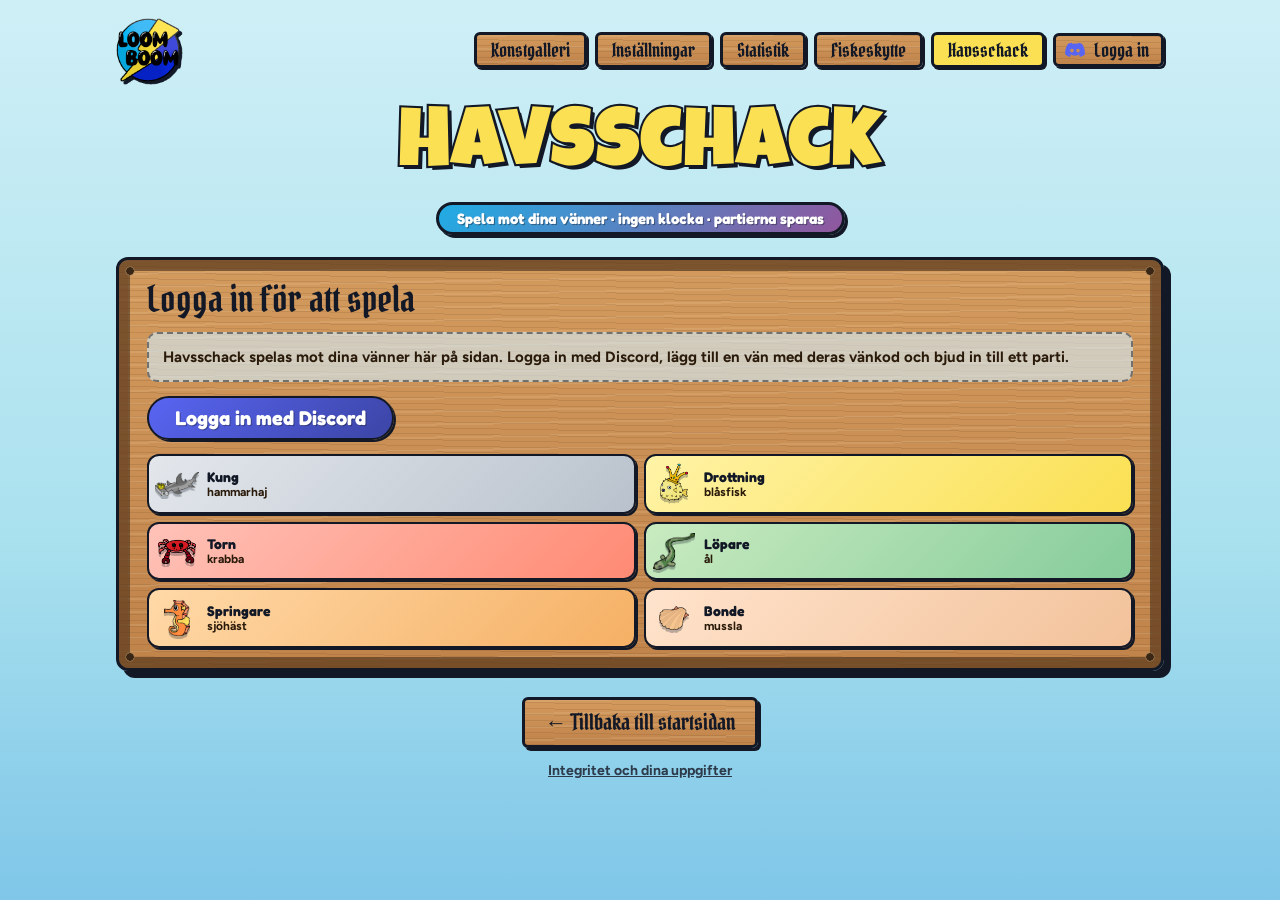
<file: schack.html>
<!doctype html>
<html lang="sv">
<head>
<meta charset="utf-8">
<meta name="viewport" content="width=device-width, initial-scale=1, viewport-fit=cover">
<title>LoomBoom Havsschack</title>
<meta name="description" content="Havsschack på loomboom.se: spela schack mot dina vänner med havsdjur som pjäser. Ingen klocka, partierna sparas.">
<link rel="icon" href="bilder/logo.png">
<link rel="stylesheet" href="fonts.css">
<style>
/* Havsschack: samma sjöfartsstil som resten av sidan. Brädet är havsblått, pjäserna är LoomBooms djur på ljusa (sand) och mörka (djuphavs) brickor. */
:root{
  color-scheme: light;
  --sky:#CFEFF6;
  --sky-2:#A9E1EE;
  --paper:#ffffff;
  --ink:#121826;
  --brown:#4a2c12;
  --wood:#D39A5D;
  --wood-2:#C0834A;
  --nail:#3A2614;
  --yellow:#FAE052;
  --blue:#20ACE4;
  --mint:#73BB89;
  --amethyst:#91569D;
  --red:#E8553F;
  --line:3px solid var(--ink);
  --pirate:"Pirata One", "Fredoka", Georgia, serif;
  --title:"Luckiest Guy", "Fredoka", "Arial Black", sans-serif;
  --display:"Fredoka", "Trebuchet MS", system-ui, sans-serif;
  --body:"Figtree", system-ui, -apple-system, "Segoe UI", sans-serif;
  --mono:"JetBrains Mono", ui-monospace, Consolas, monospace;
  /* brädet */
  --ljus-ruta:#EFE4B0;
  --mork-ruta:#B5AD86;
}
*{box-sizing:border-box}
body{margin:0;background:linear-gradient(var(--sky), var(--sky-2) 60%, #7FC6E8) fixed;color:var(--ink);font-family:var(--body);font-size:17px;line-height:1.5;overflow-x:hidden;min-height:100vh;
  padding-top:env(safe-area-inset-top, 0px);padding-bottom:env(safe-area-inset-bottom, 0px)}
a{color:inherit}
img{max-width:100%}
[hidden]{display:none!important}
button{font-family:inherit}
:focus-visible{outline:3px dashed var(--amethyst);outline-offset:3px;border-radius:6px}
.wrap{max-width:1080px;margin:0 auto;padding-left:max(16px, env(safe-area-inset-left, 0px));padding-right:max(16px, env(safe-area-inset-right, 0px))}
.wood{background:repeating-linear-gradient(181deg, rgba(91,58,28,.14) 0 1px, transparent 1px 6px), repeating-linear-gradient(179deg, rgba(255,235,200,.12) 0 2px, transparent 2px 13px), linear-gradient(var(--wood), var(--wood-2))}

.nav{display:flex;justify-content:space-between;align-items:center;gap:12px;flex-wrap:wrap;padding-block:18px}
.logo{display:block;width:64px;height:64px;filter:drop-shadow(3px 3px 0 var(--ink))}
.logo img{width:100%;height:100%;display:block}
.nav ul{display:flex;gap:8px;list-style:none;margin:0;padding:0;flex-wrap:wrap}
.nav ul a{display:block;border:var(--line);border-radius:6px;padding:4px 14px;font-family:var(--pirate);font-size:19px;line-height:1.2;box-shadow:2px 2px 0 var(--ink);text-decoration:none}
.nav ul a:hover,.nav ul a[aria-current]{background:var(--yellow)}

header.head{text-align:center;padding-block:6px 22px}
h1{font-family:var(--title);font-weight:400;font-size:clamp(40px,9vw,84px);line-height:1;margin:0;color:var(--yellow);-webkit-text-stroke:.05em var(--ink);paint-order:stroke fill;text-shadow:.045em .05em 0 var(--ink)}
.under{margin:12px auto 0;display:inline-block;background:linear-gradient(135deg,#20ACE4,#91569D);color:#fff;border:var(--line);border-radius:999px;box-shadow:3px 3px 0 var(--ink);padding:4px 18px;font:700 15px var(--display);text-shadow:1px 1px 0 rgba(18,24,38,.45)}

.board-wood{position:relative;border:var(--line);border-radius:12px;margin:0 0 22px;padding:20px clamp(16px,3.5vw,28px);
  box-shadow:inset 0 0 0 9px rgba(120,76,36,.45), inset 0 0 0 11px rgba(58,38,20,.55), 7px 7px 0 var(--ink)}
.board-wood::before{content:"";position:absolute;inset:5px;pointer-events:none;
  background:
    radial-gradient(circle, var(--nail) 0 3.5px, #9b7a55 4px, transparent 5px) 0 0/12px 12px no-repeat,
    radial-gradient(circle, var(--nail) 0 3.5px, #9b7a55 4px, transparent 5px) 100% 0/12px 12px no-repeat,
    radial-gradient(circle, var(--nail) 0 3.5px, #9b7a55 4px, transparent 5px) 0 100%/12px 12px no-repeat,
    radial-gradient(circle, var(--nail) 0 3.5px, #9b7a55 4px, transparent 5px) 100% 100%/12px 12px no-repeat}
h2{font-family:var(--pirate);font-weight:400;font-size:clamp(28px,4.5vw,36px);line-height:1.1;margin:0 0 12px}
.tom{padding:12px 14px;border:2.5px dashed rgba(18,24,38,.5);border-radius:10px;font-weight:600;font-size:15px;color:#2a1a0a;background:rgba(212,240,255,.6);margin:0}

/* knappar */
.k{display:inline-flex;align-items:center;justify-content:center;gap:6px;font:700 15px var(--display);border:2.5px solid var(--ink);border-radius:999px;padding:6px 16px;cursor:pointer;box-shadow:2px 2px 0 var(--ink);color:var(--ink);
  background:linear-gradient(135deg,#FFF3A6,#FAE052);white-space:nowrap;text-decoration:none}
.k:hover{filter:brightness(1.06);transform:translate(-1px,-1px);box-shadow:3px 3px 0 var(--ink)}
.k:active{transform:translate(1px,1px);box-shadow:1px 1px 0 var(--ink)}
.k:disabled{opacity:.55;cursor:default;transform:none;box-shadow:2px 2px 0 var(--ink)}
.k.gron{background:linear-gradient(135deg,#86CC9B,#2F9E5B);color:#fff;text-shadow:1px 1px 0 rgba(18,24,38,.4)}
.k.rod{background:linear-gradient(135deg,#FF8A73,#E8553F);color:#fff;text-shadow:1px 1px 0 rgba(18,24,38,.4)}
.k.lila{background:linear-gradient(135deg,#C99AD6,#91569D);color:#fff;text-shadow:1px 1px 0 rgba(18,24,38,.4)}
.k.bla{background:linear-gradient(135deg,#5865F2,#3C45A5);color:#fff;text-shadow:1px 1px 0 rgba(18,24,38,.4)}
.k.stor{font-size:20px;padding:8px 26px}
.msg{min-height:1.4em;margin:10px 0 0;font-weight:700;font-size:15px}
.msg.fel{color:#9B1C1C}

/* pjäser: LoomBooms målade djur, ljus och mörk version */
.pj{position:relative;display:grid;place-items:center;width:100%;aspect-ratio:1}
.pj img{width:88%;height:88%;object-fit:contain;filter:drop-shadow(0 3px 0 rgba(18,24,38,.28));pointer-events:none;user-select:none;-webkit-user-drag:none}
.pj.b img{transform:scaleX(-1)}
.pj.b.t-q img{transform:scaleX(-1) translateY(-6%)}
/* storlek per pjäs: hajen är bred, musslan lite mindre, sjöhästen får plats med svansen */
.pj.t-k img{width:100%;height:100%}
.pj.t-b img{width:96%;height:96%}
.pj.t-q img{width:80%;height:80%;transform:translateY(-6%)}
.pj.t-p img{width:70%;height:70%}
.pj.t-n img{width:78%;height:78%}

/* ---------- MENY ---------- */
.ny-grid{display:grid;gap:14px}
.vanval{display:flex;flex-wrap:wrap;gap:8px;list-style:none;margin:0;padding:0}
.vanval label{display:inline-flex;align-items:center;gap:8px;padding:4px 14px 4px 4px;border:2.5px solid var(--ink);border-radius:999px;background:linear-gradient(135deg,#D4F0FF,#9BD7F5);box-shadow:2px 2px 0 var(--ink);cursor:pointer;font:700 15px var(--display)}
.vanval input{position:absolute;opacity:0;pointer-events:none}
.vanval img{width:32px;height:32px;border-radius:50%;border:2px solid var(--ink);background:#fff;object-fit:cover}
.vanval input:checked + label{background:linear-gradient(135deg,#FFF3A6,#FAE052);transform:translate(-1px,-1px);box-shadow:3px 3px 0 var(--ink)}
.vanval input:focus-visible + label{outline:3px dashed var(--amethyst);outline-offset:3px}
.fargval{display:flex;flex-wrap:wrap;gap:8px}
.fargval input{position:absolute;opacity:0;pointer-events:none}
.fargval label{display:inline-flex;align-items:center;gap:8px;padding:4px 16px 4px 4px;border:2.5px solid var(--ink);border-radius:999px;background:rgba(255,248,235,.9);box-shadow:2px 2px 0 var(--ink);cursor:pointer;font:700 15px var(--display)}
.fargval .pj{width:36px}
.fargval .slump{display:grid;place-items:center;width:36px;height:36px;border-radius:50%;border:2.5px solid var(--ink);background:conic-gradient(#FCE7A0 0 50%,#6D4BAF 50% 100%);font-size:18px}
.fargval input:checked + label{background:linear-gradient(135deg,#FFF3A6,#FAE052);transform:translate(-1px,-1px);box-shadow:3px 3px 0 var(--ink)}
.fargval input:focus-visible + label{outline:3px dashed var(--amethyst);outline-offset:3px}
.etikett{display:block;margin:0 0 6px;font:700 13px var(--display);text-transform:uppercase;letter-spacing:.06em;color:#2a1a0a}

.lista{list-style:none;margin:0;padding:0;display:grid;gap:8px}
.rad{display:flex;align-items:center;gap:12px;flex-wrap:wrap;padding:8px 10px;border:2.5px solid var(--ink);border-radius:12px;box-shadow:2px 2px 0 var(--ink);background:linear-gradient(135deg,#D4F0FF,#9BD7F5)}
.rad.in{background:linear-gradient(135deg,#FFF3A6,#FAE052)}
.rad.ut{background:linear-gradient(135deg,#F0E0F7,#D3B3E3)}
.rad .av{width:40px;height:40px;border-radius:50%;border:2px solid var(--ink);background:#fff;object-fit:cover;flex:none}
.rad .txt{flex:1 1 160px;min-width:0}
.rad .txt b{display:block;font:700 17px var(--display);white-space:nowrap;overflow:hidden;text-overflow:ellipsis}
.rad .txt small{display:block;font-weight:600;font-size:13px;color:#2a1a0a}
.rad .knappar{display:flex;gap:8px;flex-wrap:wrap}

.partier{display:grid;grid-template-columns:repeat(auto-fill,minmax(250px,1fr));gap:14px;list-style:none;margin:0;padding:0}
.kort{display:grid;grid-template-columns:96px minmax(0,1fr);gap:12px;align-items:center;padding:10px;border:2.5px solid var(--ink);border-radius:12px;box-shadow:3px 3px 0 var(--ink);
  background:linear-gradient(135deg,#D4F0FF,#9BD7F5);text-decoration:none;color:var(--ink);transition:transform .12s, box-shadow .12s}
.kort:hover{transform:translate(-2px,-2px);box-shadow:5px 5px 0 var(--ink)}
.kort.min-tur{background:linear-gradient(135deg,#FFF3A6,#FAE052)}
.kort.slut{background:linear-gradient(135deg,#EFE6DA,#D9C9B4)}
.kort .namn{display:flex;align-items:center;gap:8px;font:700 16px var(--display);min-width:0}
.kort .namn img{width:26px;height:26px;border-radius:50%;border:2px solid var(--ink);background:#fff;object-fit:cover;flex:none}
.kort .namn span{overflow:hidden;text-overflow:ellipsis;white-space:nowrap}
.kort small{display:block;font-weight:600;font-size:13px;color:#2a1a0a;margin-top:2px}
.lapp{display:inline-block;margin-top:6px;padding:1px 10px;border:2px solid var(--ink);border-radius:999px;font:700 13px var(--display);background:#fff}
.lapp.tur{background:linear-gradient(135deg,#FF8A73,#E8553F);color:#fff;text-shadow:1px 1px 0 rgba(18,24,38,.4)}
.lapp.vinst{background:linear-gradient(135deg,#86CC9B,#2F9E5B);color:#fff}
.lapp.forlust{background:linear-gradient(135deg,#FF8A73,#E8553F);color:#fff}
.lapp.remi{background:linear-gradient(135deg,#C99AD6,#91569D);color:#fff}
.mini{display:grid;grid-template-columns:repeat(8,minmax(0,1fr));grid-template-rows:repeat(8,minmax(0,1fr));width:96px;aspect-ratio:1;border:2px solid var(--ink);border-radius:4px;overflow:hidden}
.mini i{display:block;background:var(--ljus-ruta);position:relative}
.mini i.m{background:var(--mork-ruta)}
.mini i b{position:absolute;inset:16%;border-radius:50%;border:1px solid var(--ink)}
.mini i b.w{background:#F2A65A}.mini i b.b{background:#6D4BAF}
.mini i b.kung{inset:6%;box-shadow:0 0 0 1.5px #F5B83D}

.stat{width:100%;border-collapse:separate;border-spacing:0;border:2.5px solid var(--ink);border-radius:12px;overflow:hidden;box-shadow:3px 3px 0 var(--ink);background:rgba(212,240,255,.92);font-size:15px}
.stat th,.stat td{padding:8px 10px;text-align:center;border-top:2px dashed rgba(18,24,38,.25);white-space:nowrap}
.stat thead th{background:var(--ink);color:var(--yellow);font:600 13px var(--display);text-transform:uppercase;letter-spacing:.05em;border-top:0}
.stat td:first-child,.stat th:first-child{text-align:left}
.stat td:first-child{display:flex;align-items:center;gap:8px;font:700 15px var(--display)}
.stat td:first-child img{width:28px;height:28px;border-radius:50%;border:2px solid var(--ink);background:#fff;object-fit:cover}
.stat .v{color:#1F7A3F;font-weight:800}.stat .f{color:#B53A28;font-weight:800}.stat .r{color:#6D3E7E;font-weight:800}
.stat tfoot td{background:linear-gradient(135deg,#FFF3A6,#FAE052);font-weight:800;border-top:2.5px solid var(--ink)}
.stat-wrap{overflow-x:auto}
.nasta{display:flex;align-items:center;gap:10px;margin:0;padding:6px 12px 6px 6px;width:fit-content;max-width:100%;border:2.5px solid var(--ink);border-radius:12px;box-shadow:2px 2px 0 var(--ink);background:linear-gradient(135deg,#D4F0FF,#9BD7F5);font-weight:600;font-size:15px}
.nasta .pj{width:42px;flex:none}
.stat-flikar{display:flex;flex-wrap:wrap;gap:8px;margin:0 0 14px}
.stat-flikar button{display:inline-flex;align-items:center;gap:6px;font:700 14px var(--display);border:2.5px solid var(--ink);border-radius:999px;padding:4px 14px;background:rgba(255,248,235,.9);box-shadow:2px 2px 0 var(--ink);cursor:pointer;color:var(--ink)}
.stat-flikar button img{width:24px;height:24px;border-radius:50%;border:2px solid var(--ink);background:#fff;object-fit:cover;margin-left:-8px}
.stat-flikar button[aria-selected="true"]{background:var(--ink);color:var(--yellow)}
.stat-rutor{display:grid;grid-template-columns:repeat(5,minmax(0,1fr));gap:10px}
@media (max-width:820px){.stat-rutor{grid-template-columns:repeat(2,minmax(0,1fr))}}
.sr{display:grid;align-content:center;justify-items:center;text-align:center;gap:2px;padding:10px 6px;border:2.5px solid var(--ink);border-radius:12px;box-shadow:3px 3px 0 var(--ink);min-height:86px}
.sr b{font:400 30px/1 var(--title);letter-spacing:.02em;color:var(--ink)}
.sr span{font:700 13px/1.2 var(--display);color:#2a1a0a}
.sr.gra{background:linear-gradient(135deg,#E3E7EC,#B9C2CC)}
.sr.gron{background:linear-gradient(135deg,#C9EBC0,#73BB89)}
.sr.rod{background:linear-gradient(135deg,#FFC2B8,#FF8A73)}
.sr.lila{background:linear-gradient(135deg,#E6D4F5,#C99AD6)}
.sr.gul{background:linear-gradient(135deg,#FFF3A6,#FAE052)}
.sr.ljus{background:var(--ljus-ruta) url(bilder/schack/sand-ljus.png) center/cover}
.sr.mork{background:var(--mork-ruta) url(bilder/schack/sand-mork.png) center/cover}
.sr.eld{background:linear-gradient(135deg,#FFD08A,#F08A3C 60%,#E8553F)}
.sr.eld b,.sr.eld span{color:#fff;text-shadow:1px 1px 0 rgba(18,24,38,.5)}
.sr.eld b{-webkit-text-stroke:1px var(--ink);paint-order:stroke fill;color:#FAE052}
.stat .sm{display:none}
@media (max-width:560px){.stat .lg{display:none}.stat .sm{display:inline}.stat th,.stat td{padding:7px 6px}.stat td:first-child{max-width:130px}.stat td:first-child{overflow:hidden;text-overflow:ellipsis}}
.procent{display:inline-block;min-width:3.6ch;padding:0 8px;border:2px solid var(--ink);border-radius:999px;background:#fff;font:700 13px var(--display)}

/* ---------- PARTI ---------- */
/* Under ett parti: inga knappar ovanför brädet. Meny till vänster, brädet i mitten, info till höger. */
body.i-parti .wrap{max-width:none}
body.i-parti header.head,body.i-parti .nav,body.i-parti footer{display:none}
.spel{display:grid;grid-template-columns:minmax(220px,1fr) auto minmax(280px,1fr);gap:24px;align-items:center;min-height:100svh;padding-block:14px}
.vanster{justify-self:center;width:230px;display:grid;gap:12px;align-content:center}
.vanster .k{width:100%}
.vanster .atgarder{display:grid;gap:10px}
.vanster .atgarder .k{width:100%}
.spel-logo{display:block;width:90px;margin:0 auto 4px;filter:drop-shadow(3px 3px 0 var(--ink))}
.spel-logo img{display:block;width:100%}
.ljudknapp{background:linear-gradient(135deg,#9FF3F5,#22C3E6)}
.ljudknapp[aria-pressed="false"]{background:linear-gradient(135deg,#E3E7EC,#B9C2CC)}
.integ-l{justify-self:center;font:600 13px var(--body);color:#2c3a4a}
.sida{justify-self:center;width:100%;max-width:300px}
.brade-ram{width:min(calc(100svh - 28px), calc(100vw - 640px));min-width:320px}
@media (max-width:1000px){
  .spel{grid-template-columns:minmax(0,1fr);min-height:0;align-items:start}
  .vanster{justify-self:stretch;width:auto;grid-template-columns:repeat(auto-fit,minmax(150px,1fr));align-items:start}
  .spel-logo{display:none}
  .integ-l{display:none}
  .vanster .atgarder{grid-column:1/-1;grid-template-columns:repeat(auto-fit,minmax(150px,1fr))}
  .brade-ram{width:min(100%, calc(100svh - 28px));justify-self:center;min-width:0}
  .sida{justify-self:stretch;width:auto;max-width:none}
  .spel{gap:14px}
  .brade-ram{order:-2}.sida{order:-1}
}
.vanster > :empty{display:none}
.brade-ram{border:var(--line);border-radius:14px;padding:10px;box-shadow:6px 6px 0 var(--ink);background:linear-gradient(135deg,#20ACE4,#1E5FA8);box-sizing:border-box}
.brade{display:grid;grid-template-columns:repeat(8,minmax(0,1fr));grid-template-rows:repeat(8,minmax(0,1fr));aspect-ratio:1;border:3px solid var(--ink);border-radius:6px;overflow:hidden;touch-action:manipulation;user-select:none}
.ruta{position:relative;display:grid;place-items:center;border:0;padding:0;margin:0;cursor:default;min-width:0;min-height:0;
  background:var(--ljus-ruta) url(bilder/schack/sand-ljus.png) center/cover}
.ruta.m{background:var(--mork-ruta) url(bilder/schack/sand-mork.png) center/cover}
.ruta::before{content:"";position:absolute;inset:0;pointer-events:none}
.ruta.kan{cursor:pointer}
.ruta.sist::before{background:rgba(250,224,82,.5)}
.ruta.vald::before{background:rgba(255,190,30,.62);box-shadow:inset 0 0 0 3px rgba(18,24,38,.55)}
.ruta.schack::before{background:radial-gradient(circle,rgba(255,80,60,.85) 0 35%,rgba(199,48,30,.55) 75%)}
.ruta .pj{width:96%;z-index:1}
.ruta .mal{position:absolute;z-index:2;width:28%;height:28%;border-radius:50%;background:rgba(32,172,228,.75);border:2px solid rgba(18,24,38,.6);pointer-events:none}
.ruta .mal.slag{width:92%;height:92%;background:none;border:5px solid rgba(232,85,63,.85)}
.ruta .ko{position:absolute;z-index:2;font:700 12px var(--display);color:rgba(58,38,20,.75);pointer-events:none}
.ruta .ko.f{right:3px;bottom:1px}.ruta .ko.r{left:3px;top:1px}
.ruta:focus-visible{outline:3px dashed var(--ink);outline-offset:-4px;z-index:2}

.sida{display:grid;gap:14px}
.spelare{display:flex;align-items:center;gap:10px;padding:8px 10px;border:2.5px solid var(--ink);border-radius:12px;box-shadow:2px 2px 0 var(--ink);background:var(--ljus-ruta) url(bilder/schack/sand-ljus.png) center/cover}
.spelare.b{background:var(--mork-ruta) url(bilder/schack/sand-mork.png) center/cover}
.spelare.tur{box-shadow:0 0 0 4px #FAE052, 0 0 18px 6px rgba(250,224,82,.75), 3px 3px 0 var(--ink)}
.spelare.tur b::after{content:"  · tur";color:#B53A28;font-size:14px}
.spelare .av{width:40px;height:40px;border-radius:50%;border:2px solid var(--ink);background:#fff;object-fit:cover;flex:none}
.spelare .txt{flex:1;min-width:0}
.spelare b{display:block;font:700 17px var(--display);white-space:nowrap;overflow:hidden;text-overflow:ellipsis}
.spelare small{font-weight:600;font-size:13px;color:#2a1a0a}
.spelare .pj{width:40px;flex:none}
.tagna{display:flex;flex-wrap:wrap;gap:1px;margin-top:2px;min-height:18px}
.tagna img{width:22px;height:22px;object-fit:contain}
.status{padding:10px 14px;border:2.5px solid var(--ink);border-radius:12px;box-shadow:3px 3px 0 var(--ink);font:700 17px var(--display);text-align:center;background:linear-gradient(135deg,#D4F0FF,#9BD7F5)}
.status.min{background:linear-gradient(135deg,#FF8A73,#E8553F);color:#fff;text-shadow:1px 1px 0 rgba(18,24,38,.45)}
.status.vinst{background:linear-gradient(135deg,#86CC9B,#2F9E5B);color:#fff;text-shadow:1px 1px 0 rgba(18,24,38,.45)}
.status.forlust{background:linear-gradient(135deg,#C99AD6,#6D3E7E);color:#fff;text-shadow:1px 1px 0 rgba(18,24,38,.45)}
.status.remi{background:linear-gradient(135deg,#FFF3A6,#F5B83D)}
.status small{display:block;font:600 13px var(--body)}
.remi-ruta{padding:10px 12px;border:2.5px solid var(--ink);border-radius:12px;box-shadow:2px 2px 0 var(--ink);background:linear-gradient(135deg,#F0E0F7,#D3B3E3);font-weight:700}
.remi-ruta .knappar{display:flex;gap:8px;margin-top:8px;flex-wrap:wrap}
.drag-lista{max-height:240px;overflow:auto;margin:0;padding:6px;border:2.5px solid var(--ink);border-radius:12px;background:rgba(255,248,235,.92);box-shadow:2px 2px 0 var(--ink);
  display:grid;grid-template-columns:2.6ch 1fr 1fr;gap:2px 8px;font:600 14px var(--mono);list-style:none}
.drag-lista li{display:contents}
.drag-lista .nr{color:#7a5a3a;text-align:right}
.drag-lista span{display:inline-flex;align-items:center;gap:2px;padding:1px 4px;border-radius:5px;white-space:nowrap}
.drag-lista span.sista{background:#FFE98A}
.drag-lista img{width:18px;height:18px;object-fit:contain}
.drag-tom{grid-column:1/-1;font:600 13px var(--body);color:#2a1a0a;padding:4px}
.atgarder{display:flex;gap:8px;flex-wrap:wrap}

/* promotionsval */
.promo-bak{position:fixed;inset:0;z-index:80;display:grid;place-items:center;padding:16px;background:rgba(18,24,38,.55)}
.promo{border:var(--line);border-radius:14px;box-shadow:6px 6px 0 var(--ink);padding:16px 18px;text-align:center}
.promo p{margin:0 0 10px;font:700 18px var(--display)}
.promo .val{display:flex;gap:10px}
.promo button{width:72px;height:72px;display:grid;place-items:center;border:2.5px solid var(--ink);border-radius:12px;background:linear-gradient(135deg,#D4F0FF,#9BD7F5);cursor:pointer;box-shadow:2px 2px 0 var(--ink);padding:4px}
.promo button:hover{background:linear-gradient(135deg,#FFF3A6,#FAE052)}
.promo button .pj{width:100%}
.promo small{display:block;margin-top:8px;font-weight:600;font-size:13px}

/* bekräfta ge upp */
.fraga{padding:10px 12px;border:2.5px solid var(--ink);border-radius:12px;background:linear-gradient(135deg,#FFE3DE,#FFC2B8);box-shadow:2px 2px 0 var(--ink);font-weight:700}
.fraga .knappar{display:flex;gap:8px;margin-top:8px;flex-wrap:wrap}

.legend{display:grid;grid-template-columns:repeat(2,minmax(0,1fr));gap:8px;margin:14px 0 0;padding:0;list-style:none}
.legend li{display:flex;align-items:center;gap:8px;padding:5px 10px 5px 6px;border:2.5px solid var(--ink);border-radius:12px;box-shadow:2px 2px 0 var(--ink);font:700 14px/1.15 var(--display);color:var(--ink)}
.legend li small{display:block;font:600 12px var(--body);color:#2a1a0a}
.legend .pj{width:44px;flex:none}
.legend li:nth-child(1){background:linear-gradient(135deg,#E3E7EC,#B9C2CC)}
.legend li:nth-child(2){background:linear-gradient(135deg,#FFF3A6,#FAE052)}
.legend li:nth-child(3){background:linear-gradient(135deg,#FFC2B8,#FF8A73)}
.legend li:nth-child(4){background:linear-gradient(135deg,#C9EBC0,#86CC9B)}
.legend li:nth-child(5){background:linear-gradient(135deg,#FFD9A8,#F5B064)}
.legend li:nth-child(6){background:linear-gradient(135deg,#FFE3CC,#F2C29A)}
@media (max-width:1000px){.legend{grid-template-columns:repeat(auto-fit,minmax(150px,1fr))}}

footer{text-align:center;padding-block:4px 48px}
footer a.wood{display:inline-block;border:var(--line);border-radius:6px;padding:6px 20px;font-family:var(--pirate);font-size:22px;box-shadow:3px 3px 0 var(--ink);text-decoration:none}
footer a.wood:hover{background:var(--yellow)}
footer .integ{display:block;width:fit-content;margin:14px auto 0;font:600 14px var(--body);color:#2c3a4a}
@media (max-width:520px){
  .kort{grid-template-columns:80px minmax(0,1fr)}.mini{width:80px}
  .ruta .ko{font-size:9px}
  .brade-ram{padding:6px;border-radius:10px}
  .promo button{width:60px;height:60px}
}
@media (prefers-reduced-motion:reduce){.k,.kort{transition:none}}
</style>
</head>
<body>

<div class="wrap">
  <nav class="nav">
    <a class="logo" href="./" aria-label="Till startsidan"><img src="bilder/logo.png" alt="LoomBoom logga"></a>
    <ul>
      <li><a class="wood" href="konst.html">Konstgalleri</a></li>
      <li><a class="wood" href="installningar.html">Inställningar</a></li>
      <li><a class="wood" href="statistik.html">Statistik</a></li>
      <li><a class="wood" href="fiskeskytte.html">Fiskeskytte</a></li>
      <li><a class="wood" href="schack.html" aria-current="page">Havsschack</a></li>
    </ul>
  </nav>

  <header class="head">
    <h1>Havsschack</h1>
    <span class="under">Spela mot dina vänner · ingen klocka · partierna sparas</span>
  </header>

  <!-- Inte inloggad -->
  <section class="board-wood wood" id="utloggad" hidden>
    <h2>Logga in för att spela</h2>
    <p class="tom">Havsschack spelas mot dina vänner här på sidan. Logga in med Discord, lägg till en vän med deras vänkod och bjud in till ett parti.</p>
    <p style="margin:14px 0 0"><button type="button" class="k bla stor" id="logga-in">Logga in med Discord</button></p>
    <ul class="legend" id="legend1"></ul>
  </section>

  <!-- Menyn -->
  <main id="meny" hidden>
    <section class="board-wood wood" aria-labelledby="ny-t">
      <h2 id="ny-t">Nytt parti</h2>
      <div id="ny-innehall"></div>
      <p class="msg" id="ny-msg" role="status"></p>
    </section>

    <section class="board-wood wood" id="inbj-sek" aria-labelledby="inbj-t" hidden>
      <h2 id="inbj-t">Inbjudningar</h2>
      <ul class="lista" id="inbj-lista"></ul>
    </section>

    <section class="board-wood wood" aria-labelledby="pag-t">
      <h2 id="pag-t">Dina partier</h2>
      <ul class="partier" id="pag-lista"><li class="tom">Laddar…</li></ul>
    </section>

    <section class="board-wood wood" aria-labelledby="stat-t">
      <h2 id="stat-t">Statistik mot vänner</h2>
      <div class="stat-wrap" id="stat"></div>
    </section>

    <section class="board-wood wood" id="slut-sek" aria-labelledby="slut-t" hidden>
      <h2 id="slut-t">Avslutade partier</h2>
      <ul class="partier" id="slut-lista"></ul>
    </section>
  </main>

  <!-- Ett parti -->
  <main id="parti" hidden>
    <div class="spel">
      <aside class="vanster" aria-label="Meny">
        <a class="spel-logo" href="./" aria-label="Till startsidan"><img src="bilder/logo.png" alt="LoomBoom logga"></a>
        <a class="k tillbaka" href="#">← Till schackmenyn</a>
        <div class="atgarder" id="atgarder"></div>
        <div id="fraga-plats"></div>
        <p class="msg" id="parti-msg" role="status" style="margin:0"></p>
        <button type="button" class="k ljudknapp" id="ljud-knapp" aria-pressed="true">🔊 Ljud på</button>
        <a class="integ-l" href="integritet.html">Integritet</a>
      </aside>
      <div class="brade-ram"><div class="brade" id="brade" role="grid" aria-label="Schackbräde"></div></div>
      <div class="sida">
        <div class="spelare" id="sp-topp"></div>
        <div class="status" id="status" role="status"></div>
        <div id="remi-plats"></div>
        <div class="spelare" id="sp-botten"></div>
        <div>
          <span class="etikett">Drag</span>
          <ol class="drag-lista" id="drag-lista"></ol>
        </div>
        <ul class="legend" id="legend2"></ul>
      </div>
    </div>
  </main>

  <footer><a class="wood" href="./">← Tillbaka till startsidan</a><a class="integ" href="integritet.html">Integritet och dina uppgifter</a></footer>
</div>

<script src="konto.js"></script>
<script type="module">
import { Chess } from "./chess.js";

/* ---------- Pjäserna: LoomBooms djur ---------- */
var PJAS = {
  k: { img: "kung",    namn: "Kung (hammarhaj)" },
  q: { img: "dam",     namn: "Drottning (blåsfisk)" },
  r: { img: "krabba",  namn: "Torn (krabba)" },
  b: { img: "lopare",  namn: "Löpare (ål)" },
  n: { img: "sjohast", namn: "Springare (sjöhäst)" },
  p: { img: "mussla",  namn: "Bonde (mussla)" }
};
// bilder/schack/<djur>-ljus.png och <djur>-mork.png
function bild(farg, typ){ return "bilder/schack/" + PJAS[typ].img + (farg === "w" ? "-ljus" : "-mork") + ".png"; }
var FARG = { w: "ljus", b: "mörk" };
function pjHTML(farg, typ){ return '<span class="pj ' + farg + " t-" + typ + (typ === "k" ? " kung" : "") + '"><img src="' + bild(farg, typ) + '" alt=""></span>'; }
function esc(t){ return String(t == null ? "" : t).replace(/[&<>"]/g, function(c){ return {"&":"&amp;","<":"&lt;",">":"&gt;",'"':"&quot;"}[c]; }); }
function sedan(t){
  var s = Math.max(0, (Date.now() - new Date(t).getTime()) / 1000);
  if (s < 60) return "nyss"; if (s < 3600) return "för " + Math.floor(s/60) + " min sedan";
  if (s < 86400) return "för " + Math.floor(s/3600) + " h sedan"; var d = Math.floor(s/86400); return "för " + d + (d === 1 ? " dag" : " dagar") + " sedan";
}
var ANLEDNING = { schackmatt: "Schackmatt", patt: "Patt", gav_upp: "Gav upp", remi_overens: "Remi enligt överenskommelse", upprepning: "Samma ställning tre gånger", femtio_drag: "50 drag utan slag eller bondedrag", for_lite_material: "För lite pjäser kvar för att vinna" };

["legend1", "legend2"].forEach(function(id){
  document.getElementById(id).innerHTML = ["k","q","r","b","n","p"].map(function(t){ var n = PJAS[t].namn.match(/^(.*?) \((.*)\)$/); return '<li>' + pjHTML("w", t) + '<span>' + n[1] + '<small>' + n[2] + '</small></span></li>'; }).join("");
});

var K = window.loomboomKonto;
var el = function(id){ return document.getElementById(id); };
document.getElementById("logga-in").addEventListener("click", function(){ K && K.loggaIn(); });

function api(data){
  return K.api(data).then(function(d){ if (d.fel && !d.ok) { var e = new Error(d.fel); e.d = d; throw e; } return d; });
}

/* ---------- Sidval (meny eller parti) ---------- */
var vy = null;
function route(){
  var u = K && K.anvandare();
  var m = location.hash.match(/parti=([0-9a-f-]{36})/);
  el("utloggad").hidden = !!u; el("meny").hidden = !u || !!m; el("parti").hidden = !u || !m;
  stoppaPoll();
  document.body.classList.toggle("i-parti", !!(u && m));
  if (!u){ vy = null; return; }
  if (m){ vy = "parti"; oppnaParti(m[1]); }
  else { vy = "meny"; laddaMeny(); }
}
window.addEventListener("hashchange", route);
window.addEventListener("loomboom-konto", function(){
  var inloggad = !!(K && K.anvandare());
  if (inloggad !== (vy !== null)) route();
});

/* ---------- Uppdatering ---------- */
var pollTimer = null;
function stoppaPoll(){ if (pollTimer){ clearTimeout(pollTimer); pollTimer = null; } }
function poll(fn, ms){ stoppaPoll(); pollTimer = setTimeout(function(){ if (document.hidden){ poll(fn, ms); return; } fn(); }, ms); }
document.addEventListener("visibilitychange", function(){ if (!document.hidden && vy){ if (vy === "meny") laddaMeny(true); else if (parti) hamtaParti(true); } });

/* ---------- MENYN ---------- */
var menyData = null, valdVan = null, statVal = "alla";
function vanner(){ var V = window.loomboomVanner, d = V && V.data(); return d ? d.vanner.filter(function(v){ return !v.jag; }) : null; }
function laddaMeny(tyst){
  if (!tyst && !menyData) el("pag-lista").innerHTML = '<li class="tom">Laddar…</li>';
  api({ typ: "schack_lista" }).then(function(d){ menyData = d; ritaMeny(); }, function(e){ el("pag-lista").innerHTML = '<li class="tom">' + esc(e.message === "utloggad" ? "Du är utloggad." : "Partierna gick inte att ladda just nu.") + '</li>'; })
    .then(function(){ if (vy === "meny") poll(function(){ laddaMeny(true); }, 20000); });
  if (window.loomboomVanner) window.loomboomVanner.hamta();
}
window.addEventListener("loomboom-vanner-redo", function(){ window.loomboomVanner.vidAndring(function(){ if (vy === "meny") ritaMeny(); }); });
if (window.loomboomVanner) window.loomboomVanner.vidAndring(function(){ if (vy === "meny") ritaMeny(); });

function ritaNy(){
  var v = vanner(), h = "";
  if (!v){ el("ny-innehall").innerHTML = '<p class="tom">Laddar dina vänner…</p>'; return; }
  if (!v.length){
    el("ny-innehall").innerHTML = '<p class="tom">Du kan bara spela mot dina vänner. Lägg till en vän med deras vänkod först.</p><p style="margin:12px 0 0"><button type="button" class="k gron" id="till-vanner">Lägg till vänner</button></p>';
    el("till-vanner").addEventListener("click", function(){ window.loomboomVanner && window.loomboomVanner.oppna(); });
    return;
  }
  if (!valdVan || !v.some(function(x){ return x.id === valdVan; })) valdVan = v[0].id;
  h += '<div class="ny-grid"><div><span class="etikett" id="vv-t">Välj en vän</span><ul class="vanval" role="radiogroup" aria-labelledby="vv-t">' + v.map(function(x, i){
    return '<li><input type="radio" name="van" id="van-' + i + '" value="' + esc(x.id) + '"' + (x.id === valdVan ? " checked" : "") + '><label for="van-' + i + '"><img src="' + esc(x.avatar) + '" alt="" referrerpolicy="no-referrer">' + esc(x.namn) + '</label></li>';
  }).join("") + '</ul></div>';
  h += '<p class="nasta" id="nasta" role="status"></p>';
  h += '<div><button type="button" class="k gron stor" id="bjud">Bjud in till parti</button></div></div>';
  el("ny-innehall").innerHTML = h;
  el("ny-innehall").querySelectorAll('input[name="van"]').forEach(function(i){ i.addEventListener("change", function(){ valdVan = i.value; visaNasta(); }); });
  visaNasta();
  el("bjud").addEventListener("click", function(){
    var b = this; b.disabled = true; visaMsg("ny-msg", "");
    api({ typ: "schack_bjud", id: valdVan }).then(function(d){
      visaMsg("ny-msg", "Inbjudan skickad! Partiet börjar när din vän tackar ja.");
      laddaMeny(true);
    }, function(e){ visaMsg("ny-msg", e.message, true); }).then(function(){ b.disabled = false; });
  });
}
// Ni byter sida varje parti. Första gången börjar den som bjuder in.
function visaNasta(){
  var n = el("nasta"); if (!n) return;
  // Bara ett parti eller en inbjudan åt gången mot samma vän
  var igang = menyData && menyData.partier.find(function(p){ return p.motstandare.id === valdVan && (p.status === "pagar" || p.status === "inbjudan"); });
  var bjud = el("bjud"); if (bjud) bjud.disabled = !!igang;
  if (igang){
    n.innerHTML = '<span>' + (igang.status === "pagar" ? "Ni har redan ett parti igång. Spela klart det innan ni börjar ett nytt." : "Det finns redan en inbjudan mellan er. Vänta på svar eller ta tillbaka den först.") + '</span>';
    return;
  }
  var farg = (menyData && menyData.nasta && menyData.nasta[valdVan]) || "w";
  n.innerHTML = pjHTML(farg, "k") + '<span>Ni byter sida varje parti. Nästa parti blir du <b>' + (farg === "w" ? "ljus (vit) och börjar" : "mörk (svart)") + '</b>.</span>';
}
function visaMsg(id, t, fel){ var m = el(id); m.textContent = t; m.className = "msg" + (fel ? " fel" : ""); }

function miniHTML(fen, jag){
  var rader = fen.split(" ")[0].split("/"), celler = [];
  rader.forEach(function(r, ri){
    var ci = 0;
    for (var ch of r){
      if (/\d/.test(ch)){ for (var n = 0; n < +ch; n++){ celler.push([ri, ci, null]); ci++; } }
      else { celler.push([ri, ci, ch]); ci++; }
    }
  });
  if (jag === "b") celler.reverse();
  return '<span class="mini" aria-hidden="true">' + celler.map(function(c){
    var m = (c[0] + c[1]) % 2 === 1, p = c[2];
    return '<i' + (m ? ' class="m"' : '') + '>' + (p ? '<b class="' + (p === p.toUpperCase() ? "w" : "b") + (p.toLowerCase() === "k" ? " kung" : "") + '"></b>' : '') + '</i>';
  }).join("") + '</span>';
}
function ritaMeny(){
  ritaNy();
  if (!menyData) return;
  var P = menyData.partier, u = K.anvandare();
  // Inbjudningar
  var inb = P.filter(function(p){ return p.status === "inbjudan"; });
  el("inbj-sek").hidden = !inb.length;
  el("inbj-lista").innerHTML = inb.map(function(p){
    var till = p.inbjuden_av !== u.id, sida = p.jag === "w" ? "ljus" : "mörk";
    return '<li class="rad ' + (till ? "in" : "ut") + '"><img class="av" src="' + esc(p.motstandare.avatar) + '" alt="" referrerpolicy="no-referrer">' +
      '<span class="txt"><b>' + esc(p.motstandare.namn) + '</b><small>' + (till ? "Vill spela schack med dig. Du blir " + sida + "." : "Väntar på svar · du är " + sida) + ' · ' + sedan(p.uppdaterad) + '</small></span>' +
      '<span class="knappar">' + (till ? '<button type="button" class="k gron" data-a="ja" data-id="' + p.id + '">Spela!</button><button type="button" class="k rod" data-a="nej" data-id="' + p.id + '">Neka</button>'
        : '<button type="button" class="k lila" data-a="avbryt" data-id="' + p.id + '">Ta tillbaka</button>') + '</span></li>';
  }).join("");
  el("inbj-lista").querySelectorAll("[data-a]").forEach(function(b){
    b.addEventListener("click", function(){
      var a = b.getAttribute("data-a"), id = b.getAttribute("data-id"); b.disabled = true;
      api(a === "avbryt" ? { typ: "schack_avbryt", id: id } : { typ: "schack_svara", id: id, ja: a === "ja" }).then(function(d){
        if (a === "ja") location.hash = "parti=" + id; else laddaMeny(true);
      }, function(e){ b.disabled = false; alertMsg(e.message); });
    });
  });
  // Pågående
  var pag = P.filter(function(p){ return p.status === "pagar"; }).sort(function(a, b){
    var ta = a.tur === a.jag || a.remi_erbjuden_av === a.motstandare.id, tb = b.tur === b.jag || b.remi_erbjuden_av === b.motstandare.id;
    return (tb - ta) || (new Date(b.uppdaterad) - new Date(a.uppdaterad));
  });
  el("pag-lista").innerHTML = pag.length ? pag.map(kortHTML).join("") : '<li class="tom">Inga partier igång. Bjud in en vän ovanför!</li>';
  var slut = P.filter(function(p){ return p.status === "slut"; });
  el("slut-sek").hidden = !slut.length;
  el("slut-lista").innerHTML = slut.map(kortHTML).join("");
  ritaStat();
}
function kortHTML(p){
  var min = p.status === "pagar" && p.tur === p.jag, remi = p.status === "pagar" && p.remi_erbjuden_av === p.motstandare.id, lapp = "";
  if (p.status === "pagar") lapp = remi ? '<span class="lapp tur">Remi erbjuden!</span>' : min ? '<span class="lapp tur">Din tur!</span>' : '<span class="lapp">Väntar på ' + esc(p.motstandare.namn) + '</span>';
  else {
    var vann = (p.resultat === "vit" && p.jag === "w") || (p.resultat === "svart" && p.jag === "b");
    lapp = p.resultat === "remi" ? '<span class="lapp remi">Remi</span>' : vann ? '<span class="lapp vinst">Du vann</span>' : '<span class="lapp forlust">Du förlorade</span>';
  }
  return '<li><a class="kort' + (min || remi ? ' min-tur' : '') + (p.status === "slut" ? ' slut' : '') + '" href="#parti=' + p.id + '">' + miniHTML(p.fen, p.jag) +
    '<span><span class="namn"><img src="' + esc(p.motstandare.avatar) + '" alt="" referrerpolicy="no-referrer"><span>mot ' + esc(p.motstandare.namn) + '</span></span>' +
    '<small>Du är ' + FARG[p.jag] + ' · ' + Math.ceil(p.antal / 2) + ' drag · ' + sedan(p.uppdaterad) + (p.status === "slut" && p.anledning ? ' · ' + (ANLEDNING[p.anledning] || "") : '') + '</small>' + lapp + '</span></a></li>';
}
function raknaStat(lista){
  var st = { n: 0, v: 0, f: 0, r: 0, nw: 0, vw: 0, nb: 0, vb: 0, svit: 0 }, nu = 0;
  lista.forEach(function(g){
    st.n++; st[g.res]++;
    if (g.farg === "w"){ st.nw++; if (g.res === "v") st.vw++; } else { st.nb++; if (g.res === "v") st.vb++; }
    nu = g.res === "v" ? nu + 1 : 0; if (nu > st.svit) st.svit = nu;
  });
  return st;
}
function pct(a, b){ return b ? Math.round(a / b * 100) + "%" : "–"; }
function ritaStat(){
  var v = vanner() || [], H = menyData.historik || [];
  var namn = {}; menyData.partier.forEach(function(p){ namn[p.motstandare.id] = p.motstandare; });
  var ids = v.map(function(x){ return x.id; });
  H.forEach(function(g){ if (ids.indexOf(g.mot) < 0) ids.push(g.mot); });
  if (!ids.length){ el("stat").innerHTML = '<p class="tom">Här ser du hur det har gått mot varje vän när ni har spelat klart några partier.</p>'; return; }
  var person = function(id){ return v.find(function(x){ return x.id === id; }) || namn[id] || { id: id, namn: "Tidigare vän", avatar: "" }; };
  if (statVal !== "alla" && ids.indexOf(statVal) < 0) statVal = "alla";
  var flikar = '<div class="stat-flikar" role="tablist" aria-label="Välj vän"><button type="button" role="tab" data-s="alla" aria-selected="' + (statVal === "alla") + '">Alla vänner</button>' +
    ids.map(function(id){ var p = person(id); return '<button type="button" role="tab" data-s="' + esc(id) + '" aria-selected="' + (statVal === id) + '">' + (p.avatar ? '<img src="' + esc(p.avatar) + '" alt="" referrerpolicy="no-referrer">' : '') + esc(p.namn) + '</button>'; }).join("") + '</div>';
  var st = raknaStat(statVal === "alla" ? H : H.filter(function(g){ return g.mot === statVal; }));
  var ruta = function(kl, varde, text){ return '<div class="sr ' + kl + '"><b>' + varde + '</b><span>' + text + '</span></div>'; };
  var h = flikar + (st.n ? '' : '<p class="tom" style="margin-bottom:12px">Inga avslutade partier ' + (statVal === "alla" ? "än" : "mot " + esc(person(statVal).namn) + " än") + '. Statistiken fylls på när ni spelar klart.</p>') +
    '<div class="stat-rutor">' +
      ruta("gra", st.n, "Partier") +
      ruta("gron", st.v, "Vinster") +
      ruta("rod", st.f, "Förluster") +
      ruta("lila", st.r, "Remi") +
      ruta("gul stor", pct(st.v, st.n), "Vinst-%") +
      ruta("ljus", pct(st.vw, st.nw), "Vinst-% som vit (ljus)") +
      ruta("mork", pct(st.vb, st.nb), "Vinst-% som svart (mörk)") +
      ruta("ljus", st.vw, "Vinster som vit (ljus)") +
      ruta("mork", st.vb, "Vinster som svart (mörk)") +
      ruta("eld stor", st.svit, "Längsta vinstsvit") +
    '</div>';
  el("stat").innerHTML = h;
  el("stat").querySelectorAll("[data-s]").forEach(function(b){ b.addEventListener("click", function(){ statVal = b.getAttribute("data-s"); ritaStat(); var f = el("stat").querySelector('[data-s="' + statVal + '"]'); if (f) f.focus(); }); });
}
function alertMsg(t){ K.toast(t); }

/* ---------- LJUD ---------- */
// Ljud per pjäs: p = mussla (bonde), n = sjöhäst (springare), q = blåsfisk (drottning). Övriga pjäser är tysta än så länge.
var LJUD = { p: "ljud/schack-mussla.mp3", n: "ljud/schack-sjohast.mp3", q: "ljud/schack-blasfisk.mp3" };
var ljudPa = true; try{ ljudPa = localStorage.getItem("schack-ljud") !== "av"; }catch(e){}
var ljudCache = {};
function spelaLjud(typ){
  if (!ljudPa || !LJUD[typ]) return;
  var a = ljudCache[typ] || (ljudCache[typ] = new Audio(LJUD[typ]));
  try{ a.currentTime = 0; var r = a.play(); if (r && r.catch) r.catch(function(){}); }catch(e){}
}
// Vilken pjäs flyttades i ett drag skrivet som "e4", "Nf3", "O-O" …
function pjasIDrag(san){ if (/^O-O/.test(san)) return "k"; var m = san.match(/^([KQRBN])/); return m ? m[1].toLowerCase() : "p"; }
function ritaLjudknapp(){ var b = el("ljud-knapp"); b.setAttribute("aria-pressed", ljudPa ? "true" : "false"); b.textContent = ljudPa ? "🔊 Ljud på" : "🔇 Ljud av"; }
el("ljud-knapp").addEventListener("click", function(){ ljudPa = !ljudPa; try{ localStorage.setItem("schack-ljud", ljudPa ? "pa" : "av"); }catch(e){} ritaLjudknapp(); if (ljudPa) spelaLjud("p"); });
ritaLjudknapp();
// Ladda ljuden direkt så de spelas utan fördröjning
Object.keys(LJUD).forEach(function(t){ var a = new Audio(LJUD[t]); a.preload = "auto"; ljudCache[t] = a; });

/* ---------- ETT PARTI ---------- */
var parti = null, spel = null, vald = null, malDrag = [], skickar = false, fragaOm = null;
function oppnaParti(id){
  parti = null; spel = null; vald = null; fragaOm = null;
  el("brade").innerHTML = ""; el("status").textContent = "Laddar partiet…"; el("status").className = "status";
  el("sp-topp").innerHTML = ""; el("sp-botten").innerHTML = ""; el("atgarder").innerHTML = ""; el("remi-plats").innerHTML = ""; el("fraga-plats").innerHTML = ""; el("drag-lista").innerHTML = "";
  visaMsg("parti-msg", "");
  hamtaParti(false, id);
  // Visa hela brädet direkt
  window.scrollTo(0, 0);
}
function hamtaParti(tyst, id){
  id = id || (parti && parti.id);
  if (!id) return;
  api({ typ: "schack_hamta", id: id }).then(function(d){
    var nytt = !parti || parti.drag.length !== d.parti.drag.length || parti.status !== d.parti.status || parti.remi_erbjuden_av !== d.parti.remi_erbjuden_av;
    // Motståndaren har gjort ett drag sedan sist: spela pjäsens ljud
    if (parti && parti.id === d.parti.id && d.parti.drag.length > parti.drag.length) spelaLjud(pjasIDrag(d.parti.drag[d.parti.drag.length - 1]));
    if (parti && parti.status !== d.parti.status) visaMsg("parti-msg", "");
    parti = d.parti;
    if (nytt || !tyst){ byggSpel(); rita(); }
  }, function(e){
    if (!parti){ el("status").textContent = e.message; }
  }).then(planera);
}
function planera(){
  if (vy !== "parti" || !parti) return;
  if (parti.status === "slut") { stoppaPoll(); return; }
  var vantar = parti.status === "inbjudan" || spel.turn() !== parti.jag || parti.remi_erbjuden_av === K.anvandare().id;
  poll(function(){ hamtaParti(true); }, vantar ? 4000 : 15000);
}
function byggSpel(){
  spel = new Chess();
  parti.drag.forEach(function(d){ spel.move(d); });
}
function minTur(){ return parti && parti.status === "pagar" && spel.turn() === parti.jag && !skickar; }

function rita(){
  ritaBrade(); ritaSpelare(); ritaStatus(); ritaDrag(); ritaAtgarder();
}
function ritaBrade(){
  var jag = parti.jag, rader = jag === "w" ? [8,7,6,5,4,3,2,1] : [1,2,3,4,5,6,7,8], filer = jag === "w" ? "abcdefgh" : "hgfedcba";
  var hist = spel.history({ verbose: true }), sista = hist[hist.length - 1];
  var schackRuta = null;
  if (spel.inCheck()){
    var tur = spel.turn();
    spel.board().forEach(function(r){ r.forEach(function(c){ if (c && c.type === "k" && c.color === tur) schackRuta = c.square; }); });
  }
  var malMap = {}; malDrag.forEach(function(m){ malMap[m.to] = m; });
  var h = "";
  rader.forEach(function(r, ri){
    for (var fi = 0; fi < 8; fi++){
      var f = filer[fi], sq = f + r, p = spel.get(sq), mork = ("abcdefgh".indexOf(f) + r) % 2 === 1;   // a1 är mörk
      var kl = "ruta" + (mork ? " m" : "");
      if (sista && (sista.from === sq || sista.to === sq)) kl += " sist";
      if (vald === sq) kl += " vald";
      if (schackRuta === sq) kl += " schack";
      var kan = minTur() && ((p && p.color === parti.jag) || malMap[sq]);
      if (kan) kl += " kan";
      var namn = sq + (p ? ", " + FARG[p.color] + " " + PJAS[p.type].namn.split(" ")[0].toLowerCase() : ", tom");
      h += '<button type="button" class="' + kl + '" data-sq="' + sq + '" aria-label="' + namn + '" tabindex="' + (sq === (vald || (jag === "w" ? "e2" : "e7")) ? 0 : -1) + '">' +
        (p ? pjHTML(p.color, p.type) : '') +
        (malMap[sq] ? '<span class="mal' + (p || malMap[sq].flags.indexOf("e") >= 0 ? ' slag' : '') + '"></span>' : '') +
        (ri === 7 ? '<span class="ko f">' + f + '</span>' : '') + (fi === 0 ? '<span class="ko r">' + r + '</span>' : '') + '</button>';
    }
  });
  el("brade").innerHTML = h;
}
el("brade").addEventListener("click", function(e){
  var b = e.target.closest(".ruta"); if (!b || !parti) return;
  klick(b.getAttribute("data-sq"));
});
el("brade").addEventListener("keydown", function(e){
  var b = e.target.closest(".ruta"); if (!b) return;
  var alla = Array.prototype.slice.call(el("brade").querySelectorAll(".ruta")), i = alla.indexOf(b), n = -1;
  if (e.key === "ArrowRight") n = i + 1; else if (e.key === "ArrowLeft") n = i - 1; else if (e.key === "ArrowDown") n = i + 8; else if (e.key === "ArrowUp") n = i - 8;
  if (n >= 0 && n < 64 && n !== i){ e.preventDefault(); b.tabIndex = -1; alla[n].tabIndex = 0; alla[n].focus(); }
});
function klick(sq){
  if (!minTur()) return;
  var p = spel.get(sq);
  var m = malDrag.filter(function(x){ return x.to === sq; });
  if (vald && m.length){
    if (m.length > 1 || m[0].promotion) valjPromotion(vald, sq);
    else gorDrag(vald, sq);
    return;
  }
  if (p && p.color === parti.jag){
    if (vald === sq){ vald = null; malDrag = []; }
    else { vald = sq; malDrag = spel.moves({ square: sq, verbose: true }); }
  } else { vald = null; malDrag = []; }
  ritaBrade();
  var f = el("brade").querySelector('[data-sq="' + sq + '"]'); if (f){ el("brade").querySelectorAll(".ruta").forEach(function(r){ r.tabIndex = -1; }); f.tabIndex = 0; f.focus(); }
}
function valjPromotion(fran, till){
  var bak = document.createElement("div"); bak.className = "promo-bak";
  bak.innerHTML = '<div class="promo wood" role="dialog" aria-modal="true" aria-label="Välj pjäs"><p>Krabban nådde andra sidan! Vad ska den bli?</p><div class="val">' +
    ["q","r","b","n"].map(function(t){ return '<button type="button" data-p="' + t + '" aria-label="' + PJAS[t].namn + '">' + pjHTML(parti.jag, t) + '</button>'; }).join("") +
    '</div><small>Klicka utanför för att ångra</small></div>';
  document.body.appendChild(bak);
  bak.querySelector("button").focus();
  function stang(){ bak.remove(); document.removeEventListener("keydown", esc_, true); }
  function esc_(e){ if (e.key === "Escape"){ e.stopPropagation(); stang(); } }
  document.addEventListener("keydown", esc_, true);
  bak.addEventListener("click", function(e){
    var b = e.target.closest("[data-p]");
    if (b){ stang(); gorDrag(fran, till, b.getAttribute("data-p")); }
    else if (e.target === bak) stang();
  });
}
function gorDrag(fran, till, promo){
  var antal = parti.drag.length, m;
  try { m = spel.move({ from: fran, to: till, promotion: promo }); } catch (e) { m = null; }
  if (!m) return;
  parti.drag = parti.drag.concat([m.san]); vald = null; malDrag = []; skickar = true;
  spelaLjud(m.piece);
  rita();
  api({ typ: "schack_drag", id: parti.id, fran: fran, till: till, promotion: promo, antal: antal }).then(function(d){
    skickar = false; parti = d.parti; byggSpel(); rita();
  }, function(e){
    skickar = false; visaMsg("parti-msg", e.message, true);
    hamtaParti(false);
  }).then(planera);
}
function spelareHTML(sp, farg){
  var tagna = tagnaPjaser(farg);
  return '<img class="av" src="' + esc(sp.avatar) + '" alt="" referrerpolicy="no-referrer"><span class="txt"><b>' + esc(sp.namn) + '</b><small>' + (farg === "w" ? "Ljus sida" : "Mörk sida") + '</small>' +
    '<span class="tagna" aria-label="Tagna pjäser">' + tagna + '</span></span>' + pjHTML(farg, "k");
}
function tagnaPjaser(farg){
  // pjäser som den här spelaren har tagit från motståndaren
  var start = { p: 8, n: 2, b: 2, r: 2, q: 1 }, kvar = { p: 0, n: 0, b: 0, r: 0, q: 0 }, mot = farg === "w" ? "b" : "w";
  spel.board().forEach(function(r){ r.forEach(function(c){ if (c && c.color === mot && kvar[c.type] != null) kvar[c.type]++; }); });
  var h = "";
  ["q","r","b","n","p"].forEach(function(t){ for (var i = 0; i < Math.max(0, start[t] - kvar[t]); i++) h += '<img src="' + bild(mot, t) + '" alt="' + PJAS[t].namn + '">'; });
  return h;
}
function ritaSpelare(){
  var jag = parti.jag, mot = jag === "w" ? "b" : "w", tur = parti.status === "pagar" ? spel.turn() : null;
  var sp = { w: parti.vit, b: parti.svart };
  el("sp-topp").innerHTML = spelareHTML(sp[mot], mot); el("sp-topp").className = "spelare " + mot + (tur === mot ? " tur" : "");
  el("sp-botten").innerHTML = spelareHTML(sp[jag], jag); el("sp-botten").className = "spelare " + jag + (tur === jag ? " tur" : "");
}
function ritaStatus(){
  var s = el("status"), jag = parti.jag, mot = jag === "w" ? parti.svart : parti.vit, u = K.anvandare();
  if (parti.status === "inbjudan"){
    s.className = "status";
    s.innerHTML = parti.inbjuden_av === u.id ? "Väntar på att " + esc(mot.namn) + " ska tacka ja" : esc(mot.namn) + " har bjudit in dig! Svara i schackmenyn.";
    return;
  }
  if (parti.status === "slut"){
    var vann = (parti.resultat === "vit" && jag === "w") || (parti.resultat === "svart" && jag === "b");
    s.className = "status " + (parti.resultat === "remi" ? "remi" : vann ? "vinst" : "forlust");
    s.innerHTML = (parti.resultat === "remi" ? "Remi! 🤝" : vann ? "Du vann! 🎉" : esc(mot.namn) + " vann") + '<small>' + (ANLEDNING[parti.anledning] || "") + '</small>';
    return;
  }
  var min = spel.turn() === jag;
  s.className = "status" + (min ? " min" : "");
  s.innerHTML = (skickar ? "Skickar draget…" : min ? "Din tur!" : "Väntar på " + esc(mot.namn) + "…") + (spel.inCheck() ? '<small>' + (min ? "Din kung (hammarhajen) står i schack!" : "Schack!") + '</small>' : '<small>Senaste drag ' + sedan(parti.uppdaterad) + '</small>');
}
function sanHTML(san, farg){
  var m = san.match(/^([KQRBN])/);
  var t = san.replace(/=([QRBN])/, function(_, x){ return '=' + '<img src="' + bild(farg, x.toLowerCase()) + '" alt="' + PJAS[x.toLowerCase()].namn + '">'; });
  var ikon = function(typ){ return '<img src="' + bild(farg, typ) + '" alt="' + PJAS[typ].namn + '">'; };
  if (/^O-O/.test(san)) return ikon("k") + t.replace("O-O-O", "Lång rockad").replace("O-O", "Rockad");
  if (m) return ikon(m[1].toLowerCase()) + t.slice(1);
  return ikon("p") + t;   // bondedrag (mussla) har ingen bokstav i schacknotationen
}
function ritaDrag(){
  var d = parti.drag, h = "";
  if (!d.length){ el("drag-lista").innerHTML = '<li class="drag-tom">Inga drag än. Ljus sida börjar.</li>'; return; }
  for (var i = 0; i < d.length; i += 2){
    h += '<li><span class="nr">' + (i/2 + 1) + '.</span><span' + (i === d.length - 1 ? ' class="sista"' : '') + '>' + sanHTML(d[i], "w") + '</span><span' + (i + 1 === d.length - 1 ? ' class="sista"' : '') + '>' + (d[i+1] ? sanHTML(d[i+1], "b") : '') + '</span></li>';
  }
  var l = el("drag-lista"); l.innerHTML = h; l.scrollTop = l.scrollHeight;
}
function ritaAtgarder(){
  var u = K.anvandare(), mot = parti.jag === "w" ? parti.svart : parti.vit;
  el("remi-plats").innerHTML = ""; el("atgarder").innerHTML = "";
  if (parti.status !== "pagar"){

    el("fraga-plats").innerHTML = ""; return;
  }
  if (parti.remi_erbjuden_av === mot.id){
    el("remi-plats").innerHTML = '<div class="remi-ruta">' + esc(mot.namn) + ' erbjuder remi (oavgjort). Vill du det?<div class="knappar"><button type="button" class="k gron" id="remi-ja">Ja, remi</button><button type="button" class="k" id="remi-nej">Nej, spela vidare</button></div></div>';
    el("remi-ja").addEventListener("click", function(){ atgard({ typ: "schack_remi_svar", ja: true }, this); });
    el("remi-nej").addEventListener("click", function(){ atgard({ typ: "schack_remi_svar", ja: false }, this); });
  }
  var remiSkickad = parti.remi_erbjuden_av === u.id;
  el("atgarder").innerHTML = '<button type="button" class="k lila" id="remi"' + (remiSkickad ? " disabled" : "") + '>' + (remiSkickad ? "Remi erbjuden" : "Erbjud remi") + '</button><button type="button" class="k rod" id="ge-upp">Ge upp</button>';
  el("remi").addEventListener("click", function(){ fraga("remi"); });
  el("ge-upp").addEventListener("click", function(){ fraga("ge_upp"); });
  ritaFraga();
}
function fraga(vad){ fragaOm = fragaOm === vad ? null : vad; ritaFraga(); }
function ritaFraga(){
  var p = el("fraga-plats");
  if (!fragaOm || !parti || parti.status !== "pagar"){ p.innerHTML = ""; return; }
  p.innerHTML = '<div class="fraga">' + (fragaOm === "ge_upp" ? "Vill du verkligen ge upp? Då vinner din vän partiet." : "Vill du erbjuda remi? Partiet blir oavgjort om din vän tackar ja.") +
    '<div class="knappar"><button type="button" class="k ' + (fragaOm === "ge_upp" ? "rod" : "lila") + '" id="fraga-ja">' + (fragaOm === "ge_upp" ? "Ja, ge upp" : "Ja, erbjud remi") + '</button><button type="button" class="k" id="fraga-nej">Avbryt</button></div></div>';
  el("fraga-ja").addEventListener("click", function(){ var t = fragaOm === "ge_upp" ? "schack_ge_upp" : "schack_remi"; fragaOm = null; atgard({ typ: t }, this); });
  el("fraga-nej").addEventListener("click", function(){ fragaOm = null; ritaFraga(); });
  el("fraga-ja").focus();
}
function atgard(data, knapp){
  if (knapp) knapp.disabled = true;
  data.id = parti.id;
  api(data).then(function(d){ parti = d.parti; byggSpel(); rita(); if (d.meddelande) visaMsg("parti-msg", d.meddelande); },
    function(e){ if (knapp) knapp.disabled = false; visaMsg("parti-msg", e.message, true); }).then(planera);
}
document.querySelector(".tillbaka").addEventListener("click", function(e){ e.preventDefault(); location.hash = ""; });
document.addEventListener("click", function(e){ var a = e.target.closest && e.target.closest('a[href="#"]'); if (a && !a.classList.contains("tillbaka")){ e.preventDefault(); location.hash = ""; } });

/* Starta när kontot är klart (konto.js kan behöva ta emot inloggningen från Discord först) */
if (K) route(); else el("utloggad").hidden = false;
</script>
</body>
</html>
</file>
<file: fonts.css>
/* LoomBoom: typsnitten ligger på sidan själv, så inga besökaruppgifter skickas till Google. Licens: SIL Open Font License. */
@font-face{font-family:'Luckiest Guy';font-style:normal;font-display:swap;font-weight:400;src:url(fonts/luckiest-guy-latin-400-normal.woff2) format('woff2');unicode-range:U+0000-00FF,U+0131,U+0152-0153,U+02BB-02BC,U+02C6,U+02DA,U+02DC,U+0304,U+0308,U+0329,U+2000-206F,U+20AC,U+2122,U+2191,U+2193,U+2212,U+2215,U+FEFF,U+FFFD}
@font-face{font-family:'Pirata One';font-style:normal;font-display:swap;font-weight:400;src:url(fonts/pirata-one-latin-400-normal.woff2) format('woff2');unicode-range:U+0000-00FF,U+0131,U+0152-0153,U+02BB-02BC,U+02C6,U+02DA,U+02DC,U+0304,U+0308,U+0329,U+2000-206F,U+20AC,U+2122,U+2191,U+2193,U+2212,U+2215,U+FEFF,U+FFFD}
@font-face{font-family:'Fredoka';font-style:normal;font-display:swap;font-weight:500;src:url(fonts/fredoka-latin-500-normal.woff2) format('woff2');unicode-range:U+0000-00FF,U+0131,U+0152-0153,U+02BB-02BC,U+02C6,U+02DA,U+02DC,U+0304,U+0308,U+0329,U+2000-206F,U+20AC,U+2122,U+2191,U+2193,U+2212,U+2215,U+FEFF,U+FFFD}
@font-face{font-family:'Fredoka';font-style:normal;font-display:swap;font-weight:600;src:url(fonts/fredoka-latin-600-normal.woff2) format('woff2');unicode-range:U+0000-00FF,U+0131,U+0152-0153,U+02BB-02BC,U+02C6,U+02DA,U+02DC,U+0304,U+0308,U+0329,U+2000-206F,U+20AC,U+2122,U+2191,U+2193,U+2212,U+2215,U+FEFF,U+FFFD}
@font-face{font-family:'Fredoka';font-style:normal;font-display:swap;font-weight:700;src:url(fonts/fredoka-latin-700-normal.woff2) format('woff2');unicode-range:U+0000-00FF,U+0131,U+0152-0153,U+02BB-02BC,U+02C6,U+02DA,U+02DC,U+0304,U+0308,U+0329,U+2000-206F,U+20AC,U+2122,U+2191,U+2193,U+2212,U+2215,U+FEFF,U+FFFD}
@font-face{font-family:'Figtree';font-style:normal;font-display:swap;font-weight:400;src:url(fonts/figtree-latin-400-normal.woff2) format('woff2');unicode-range:U+0000-00FF,U+0131,U+0152-0153,U+02BB-02BC,U+02C6,U+02DA,U+02DC,U+0304,U+0308,U+0329,U+2000-206F,U+20AC,U+2122,U+2191,U+2193,U+2212,U+2215,U+FEFF,U+FFFD}
@font-face{font-family:'Figtree';font-style:normal;font-display:swap;font-weight:500;src:url(fonts/figtree-latin-500-normal.woff2) format('woff2');unicode-range:U+0000-00FF,U+0131,U+0152-0153,U+02BB-02BC,U+02C6,U+02DA,U+02DC,U+0304,U+0308,U+0329,U+2000-206F,U+20AC,U+2122,U+2191,U+2193,U+2212,U+2215,U+FEFF,U+FFFD}
@font-face{font-family:'Figtree';font-style:normal;font-display:swap;font-weight:700;src:url(fonts/figtree-latin-700-normal.woff2) format('woff2');unicode-range:U+0000-00FF,U+0131,U+0152-0153,U+02BB-02BC,U+02C6,U+02DA,U+02DC,U+0304,U+0308,U+0329,U+2000-206F,U+20AC,U+2122,U+2191,U+2193,U+2212,U+2215,U+FEFF,U+FFFD}
@font-face{font-family:'JetBrains Mono';font-style:normal;font-display:swap;font-weight:500;src:url(fonts/jetbrains-mono-latin-500-normal.woff2) format('woff2');unicode-range:U+0000-00FF,U+0131,U+0152-0153,U+02BB-02BC,U+02C6,U+02DA,U+02DC,U+0304,U+0308,U+0329,U+2000-206F,U+20AC,U+2122,U+2191,U+2193,U+2212,U+2215,U+FEFF,U+FFFD}
@font-face{font-family:'JetBrains Mono';font-style:normal;font-display:swap;font-weight:700;src:url(fonts/jetbrains-mono-latin-700-normal.woff2) format('woff2');unicode-range:U+0000-00FF,U+0131,U+0152-0153,U+02BB-02BC,U+02C6,U+02DA,U+02DC,U+0304,U+0308,U+0329,U+2000-206F,U+20AC,U+2122,U+2191,U+2193,U+2212,U+2215,U+FEFF,U+FFFD}
</file>
